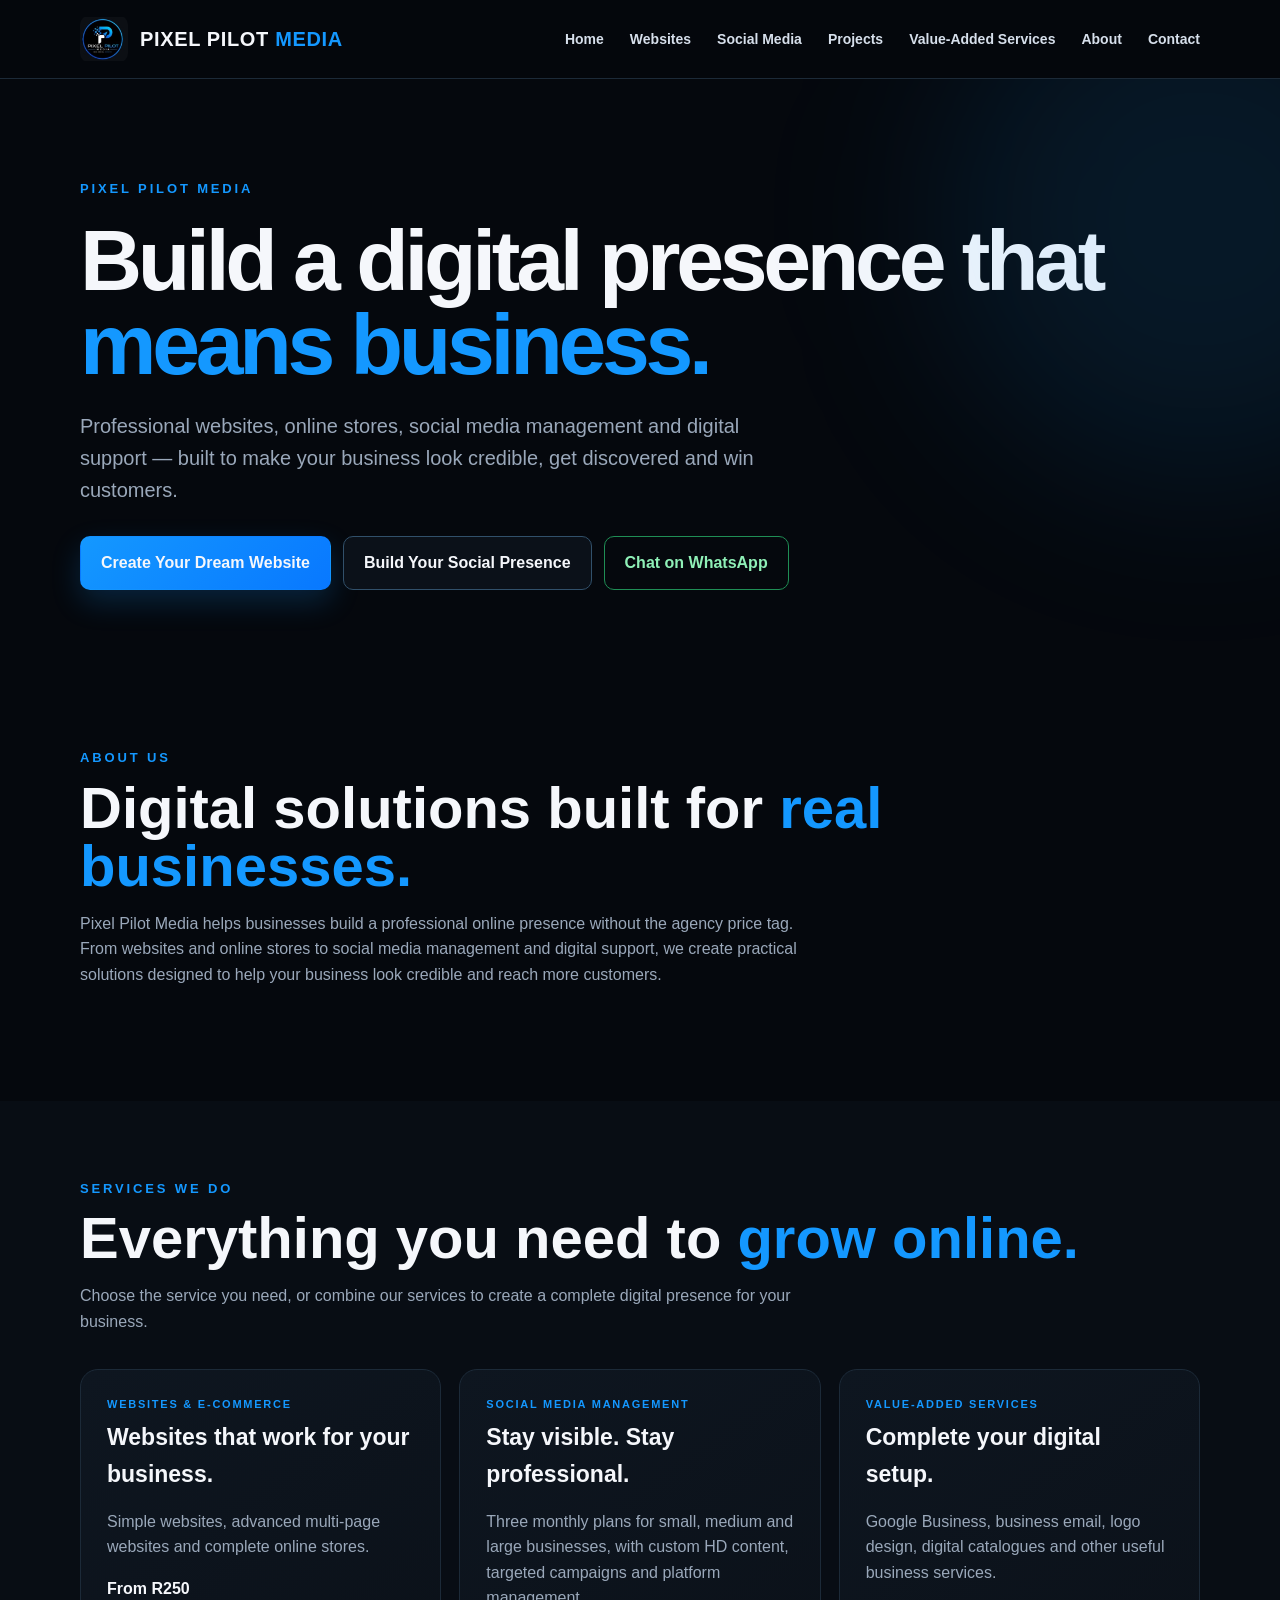
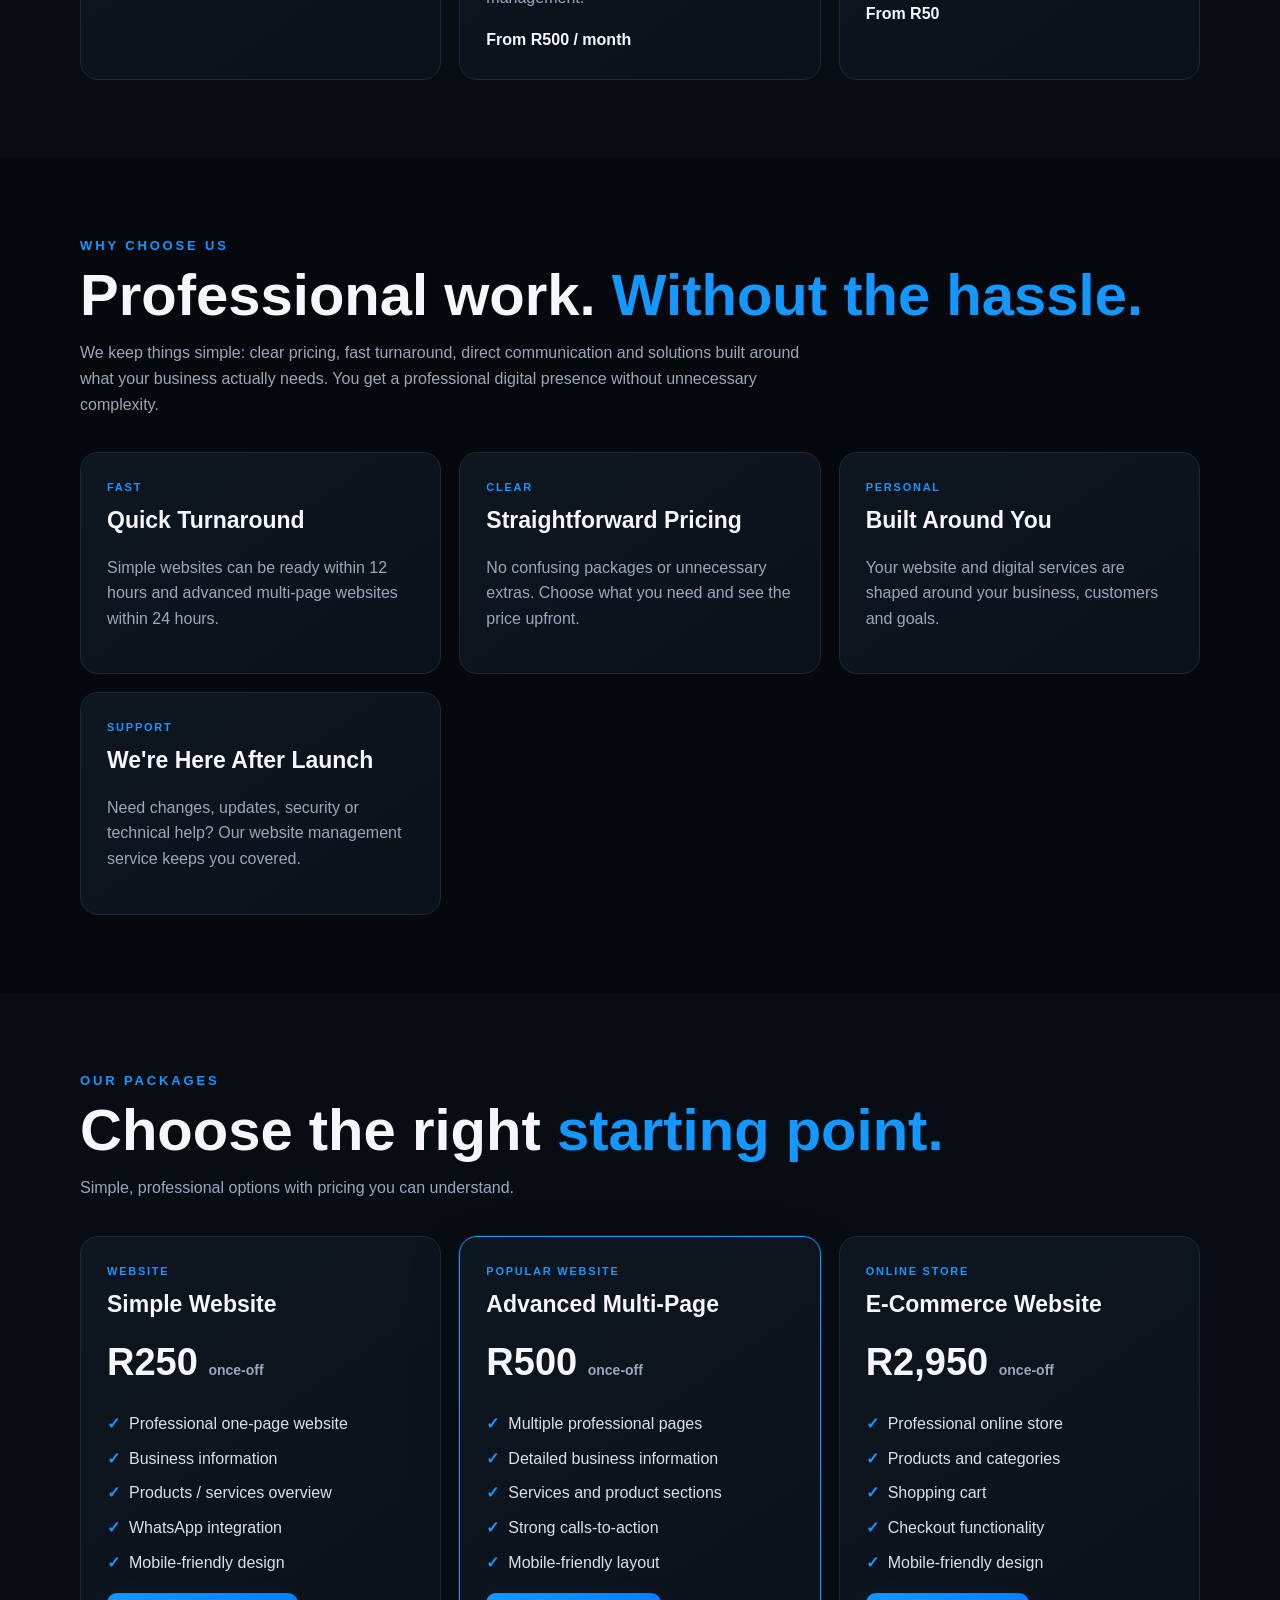
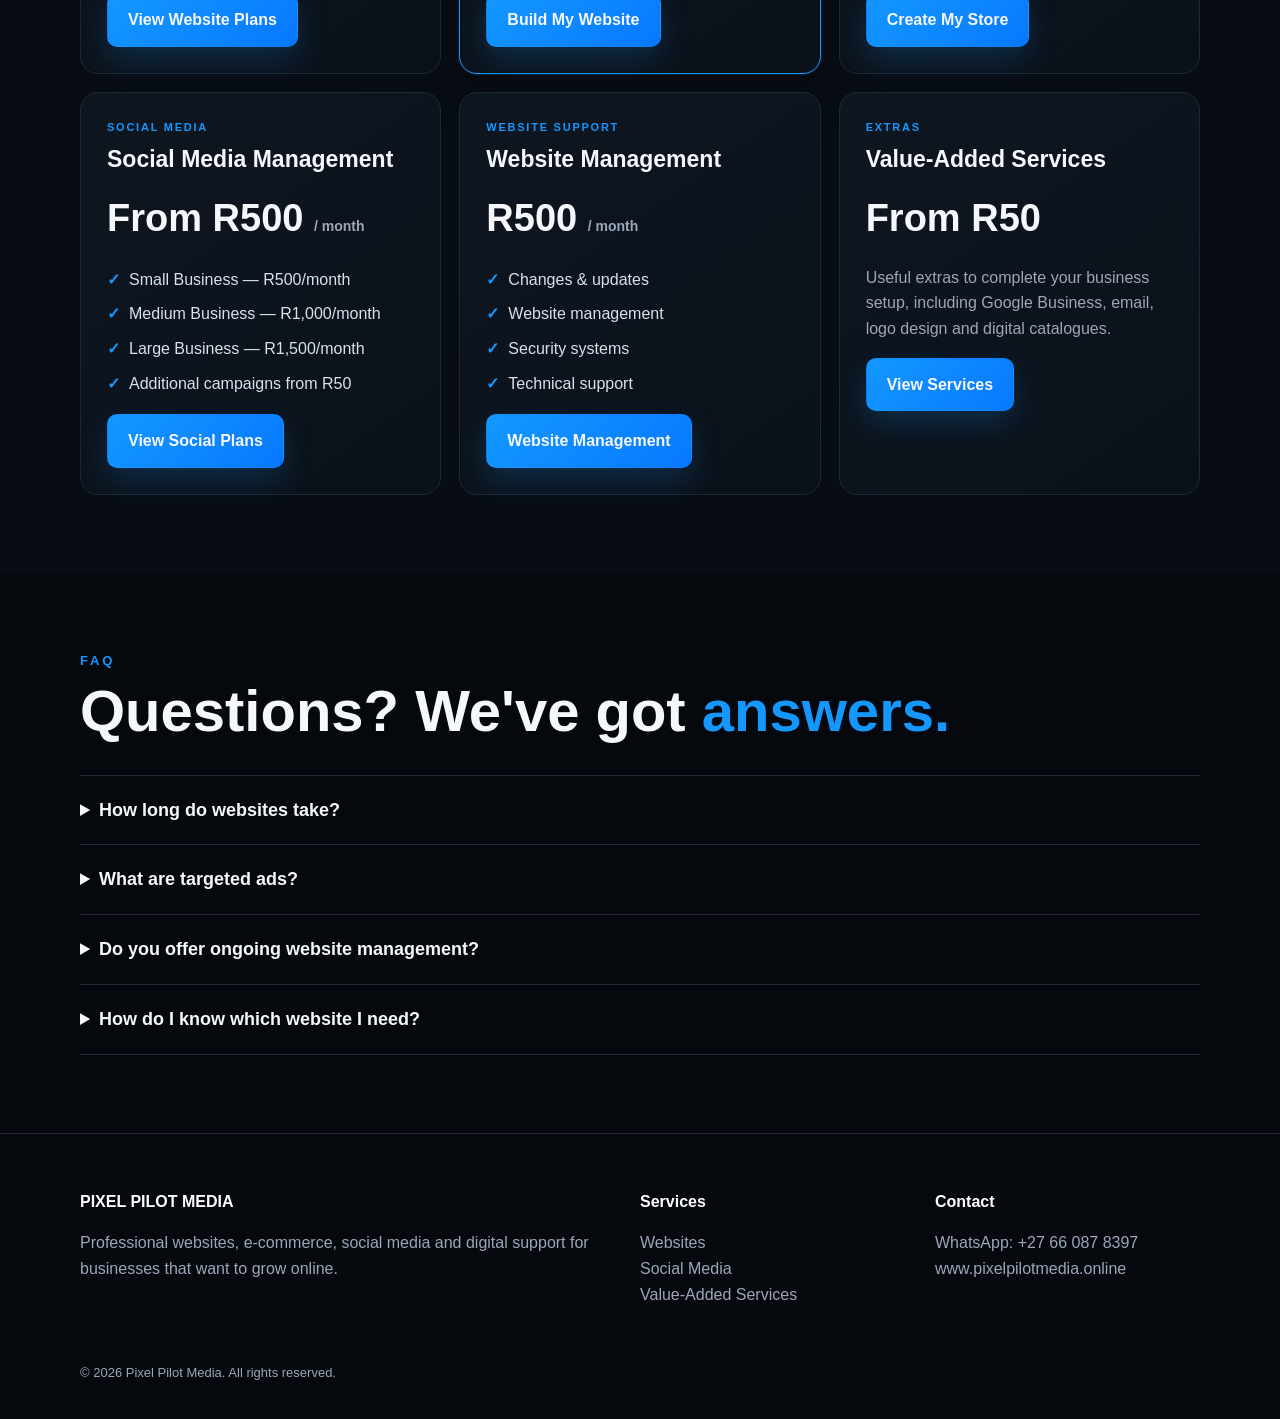
<file: index.html>
<!doctype html><html lang="en"><head><meta charset="utf-8"><meta name="viewport" content="width=device-width,initial-scale=1"><title>Home | Pixel Pilot Media</title><link rel="stylesheet" href="style.css"></head><body>
<header>
  <div class="container nav">
    <a class="brand" href="index.html"><img src="logo.png" alt="Pixel Pilot Media"><span>PIXEL PILOT <b>MEDIA</b></span></a>
    <nav class="navlinks">
      <a href="index.html">Home</a><a href="websites.html">Websites</a><a href="social.html">Social Media</a>
      <a href="projects.html">Projects</a><a href="value-added.html">Value-Added Services</a><a href="about.html">About</a><a href="contact.html">Contact</a>
    </nav>
    <button class="menu" aria-label="Open menu">☰</button>
  </div>
  <div class="container mobile-nav">
    <a href="index.html">Home</a><a href="websites.html">Websites & E-Commerce</a><a href="social.html">Social Media Management</a>
    <a href="projects.html">Projects</a><a href="value-added.html">Value-Added Services</a><a href="about.html">About</a><a href="contact.html">Contact</a>
  </div>
</header>
<main>
<section class="hero"><div class="container">
<div class="eyebrow">Pixel Pilot Media</div>
<h1>Build a digital presence that <span>means business.</span></h1>
<p class="lead">Professional websites, online stores, social media management and digital support — built to make your business look credible, get discovered and win customers.</p>
<div class="actions"><a class="btn primary" style="min-height:52px;min-width:220px" href="websites.html" role="button">Create Your Dream Website</a><a class="btn secondary" style="min-height:52px;min-width:220px" href="social.html" role="button">Build Your Social Presence</a><a class="btn whatsapp" href="https://wa.me/27660878397">Chat on WhatsApp</a></div>
</div></section>


<section><div class="container"><div class="section-head">
<div class="eyebrow">About Us</div>
<h2>Digital solutions built for <span>real businesses.</span></h2>
<p>Pixel Pilot Media helps businesses build a professional online presence without the agency price tag. From websites and online stores to social media management and digital support, we create practical solutions designed to help your business look credible and reach more customers.</p>
</div></div></section>

<section style="background:#080d14"><div class="container"><div class="section-head">
<div class="eyebrow">Services We Do</div>
<h2>Everything you need to <span>grow online.</span></h2>
<p>Choose the service you need, or combine our services to create a complete digital presence for your business.</p>
</div>
<div class="grid">
<a class="card" href="websites.html"><div class="tag">Websites & E-Commerce</div><h3>Websites that work for your business.</h3><p>Simple websites, advanced multi-page websites and complete online stores.</p><strong>From R250</strong></a>
<a class="card" href="social.html"><div class="tag">Social Media Management</div><h3>Stay visible. Stay professional.</h3><p>Three monthly plans for small, medium and large businesses, with custom HD content, targeted campaigns and platform management.</p><strong>From R500 / month</strong></a>
<a class="card" href="value-added.html"><div class="tag">Value-Added Services</div><h3>Complete your digital setup.</h3><p>Google Business, business email, logo design, digital catalogues and other useful business services.</p><strong>From R50</strong></a>
</div></div></section>

<section><div class="container"><div class="section-head">
<div class="eyebrow">Why Choose Us</div>
<h2>Professional work. <span>Without the hassle.</span></h2>
<p>We keep things simple: clear pricing, fast turnaround, direct communication and solutions built around what your business actually needs. You get a professional digital presence without unnecessary complexity.</p>
</div>
<div class="grid">
<div class="card"><div class="tag">Fast</div><h3>Quick Turnaround</h3><p>Simple websites can be ready within 12 hours and advanced multi-page websites within 24 hours.</p></div>
<div class="card"><div class="tag">Clear</div><h3>Straightforward Pricing</h3><p>No confusing packages or unnecessary extras. Choose what you need and see the price upfront.</p></div>
<div class="card"><div class="tag">Personal</div><h3>Built Around You</h3><p>Your website and digital services are shaped around your business, customers and goals.</p></div>
<div class="card"><div class="tag">Support</div><h3>We're Here After Launch</h3><p>Need changes, updates, security or technical help? Our website management service keeps you covered.</p></div>
</div></div></section>

<section style="background:#080d14"><div class="container"><div class="section-head">
<div class="eyebrow">Our Packages</div>
<h2>Choose the right <span>starting point.</span></h2>
<p>Simple, professional options with pricing you can understand.</p>
</div>
<div class="grid">
<div class="card"><div class="tag">Website</div><h3>Simple Website</h3><div class="price">R250 <small>once-off</small></div><ul class="list"><li>Professional one-page website</li><li>Business information</li><li>Products / services overview</li><li>WhatsApp integration</li><li>Mobile-friendly design</li></ul><a class="btn primary" href="websites.html#simple">View Website Plans</a></div>
<div class="card featured"><div class="tag">Popular Website</div><h3>Advanced Multi-Page</h3><div class="price">R500 <small>once-off</small></div><ul class="list"><li>Multiple professional pages</li><li>Detailed business information</li><li>Services and product sections</li><li>Strong calls-to-action</li><li>Mobile-friendly layout</li></ul><a class="btn primary" href="websites.html#advanced">Build My Website</a></div>
<div class="card"><div class="tag">Online Store</div><h3>E-Commerce Website</h3><div class="price">R2,950 <small>once-off</small></div><ul class="list"><li>Professional online store</li><li>Products and categories</li><li>Shopping cart</li><li>Checkout functionality</li><li>Mobile-friendly design</li></ul><a class="btn primary" href="websites.html#ecommerce">Create My Store</a></div>
<div class="card"><div class="tag">Social Media</div><h3>Social Media Management</h3><div class="price">From R500 <small>/ month</small></div><ul class="list"><li>Small Business — R500/month</li><li>Medium Business — R1,000/month</li><li>Large Business — R1,500/month</li><li>Additional campaigns from R50</li></ul><a class="btn primary" href="social.html#plans">View Social Plans</a></div>
<div class="card"><div class="tag">Website Support</div><h3>Website Management</h3><div class="price">R500 <small>/ month</small></div><ul class="list"><li>Changes & updates</li><li>Website management</li><li>Security systems</li><li>Technical support</li></ul><a class="btn primary" href="websites.html#management">Website Management</a></div>
<div class="card"><div class="tag">Extras</div><h3>Value-Added Services</h3><div class="price">From R50</div><p>Useful extras to complete your business setup, including Google Business, email, logo design and digital catalogues.</p><a class="btn primary" href="value-added.html">View Services</a></div>
</div></div></section>

<section><div class="container"><div class="section-head"><div class="eyebrow">FAQ</div><h2>Questions? We've got <span>answers.</span></h2></div><div class="faq">
<details><summary>How long do websites take?</summary><p>E-commerce stores generally take 7–14 days. Urgent e-commerce projects can be completed in 5 days where the project requirements allow it. Advanced websites take around 24 hours, while simple websites can be completed in around 12 hours.</p></details>
<details><summary>What are targeted ads?</summary><p>Targeted ads are online advertisements shown to people who are more likely to be interested in your product or service. Instead of showing your advert to everyone, we help focus your advertising on the right audience based on factors such as location, interests and behaviour.</p></details>
<details><summary>Do you offer ongoing website management?</summary><p>Yes. Website Management is R500/month and includes changes, updates, management, security systems and technical support.</p></details>
<details><summary>How do I know which website I need?</summary><p>Visit our Websites page to use the website chooser. It will ask a few questions and recommend the most suitable option for your business.</p></details>
</div></div></section>
</main>
<footer><div class="container footer-grid">
<div><div class="footer-title">PIXEL PILOT MEDIA</div><p>Professional websites, e-commerce, social media and digital support for businesses that want to grow online.</p></div>
<div><div class="footer-title">Services</div><p><a href="websites.html">Websites</a><br><a href="social.html">Social Media</a><br><a href="value-added.html">Value-Added Services</a></p></div>
<div><div class="footer-title">Contact</div><p>WhatsApp: +27 66 087 8397<br>www.pixelpilotmedia.online</p></div>
</div><div class="container copyright">© 2026 Pixel Pilot Media. All rights reserved.</div></footer>
<script src="script.js"></script></body></html>
</file>
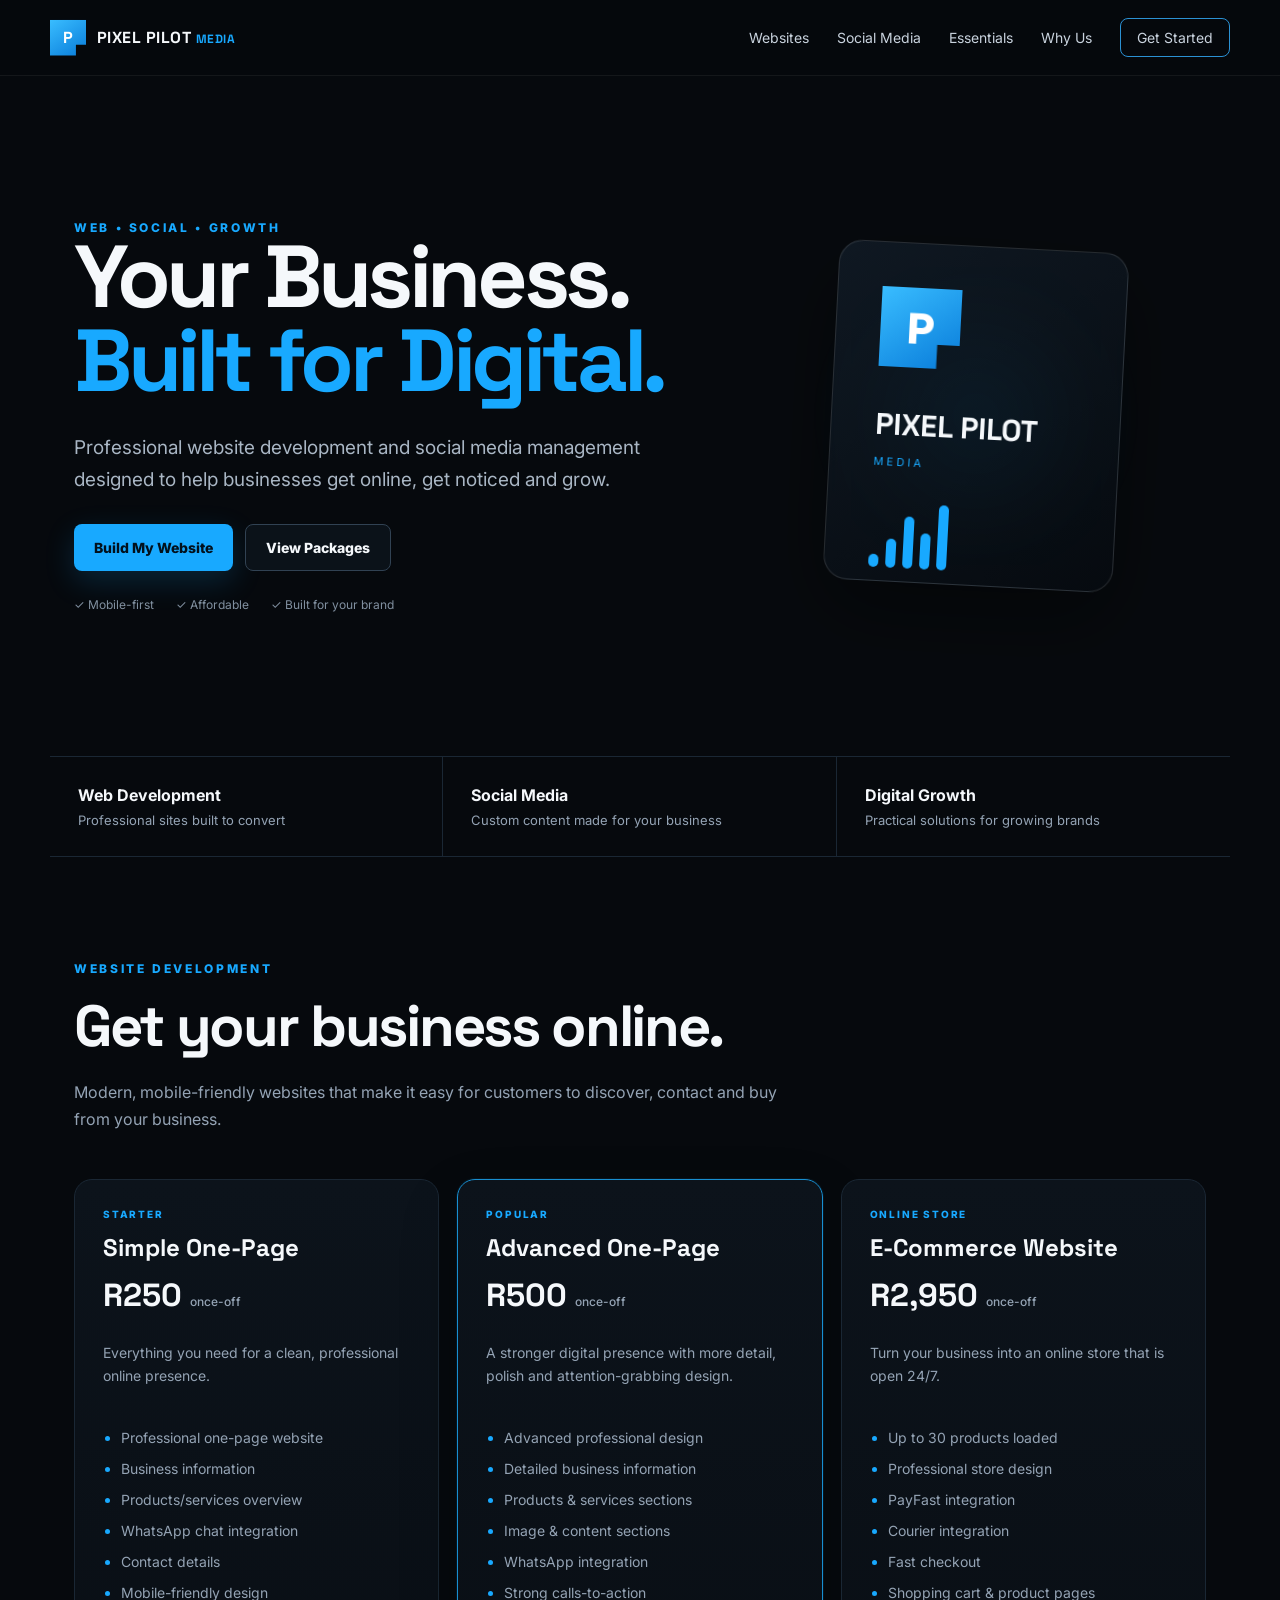
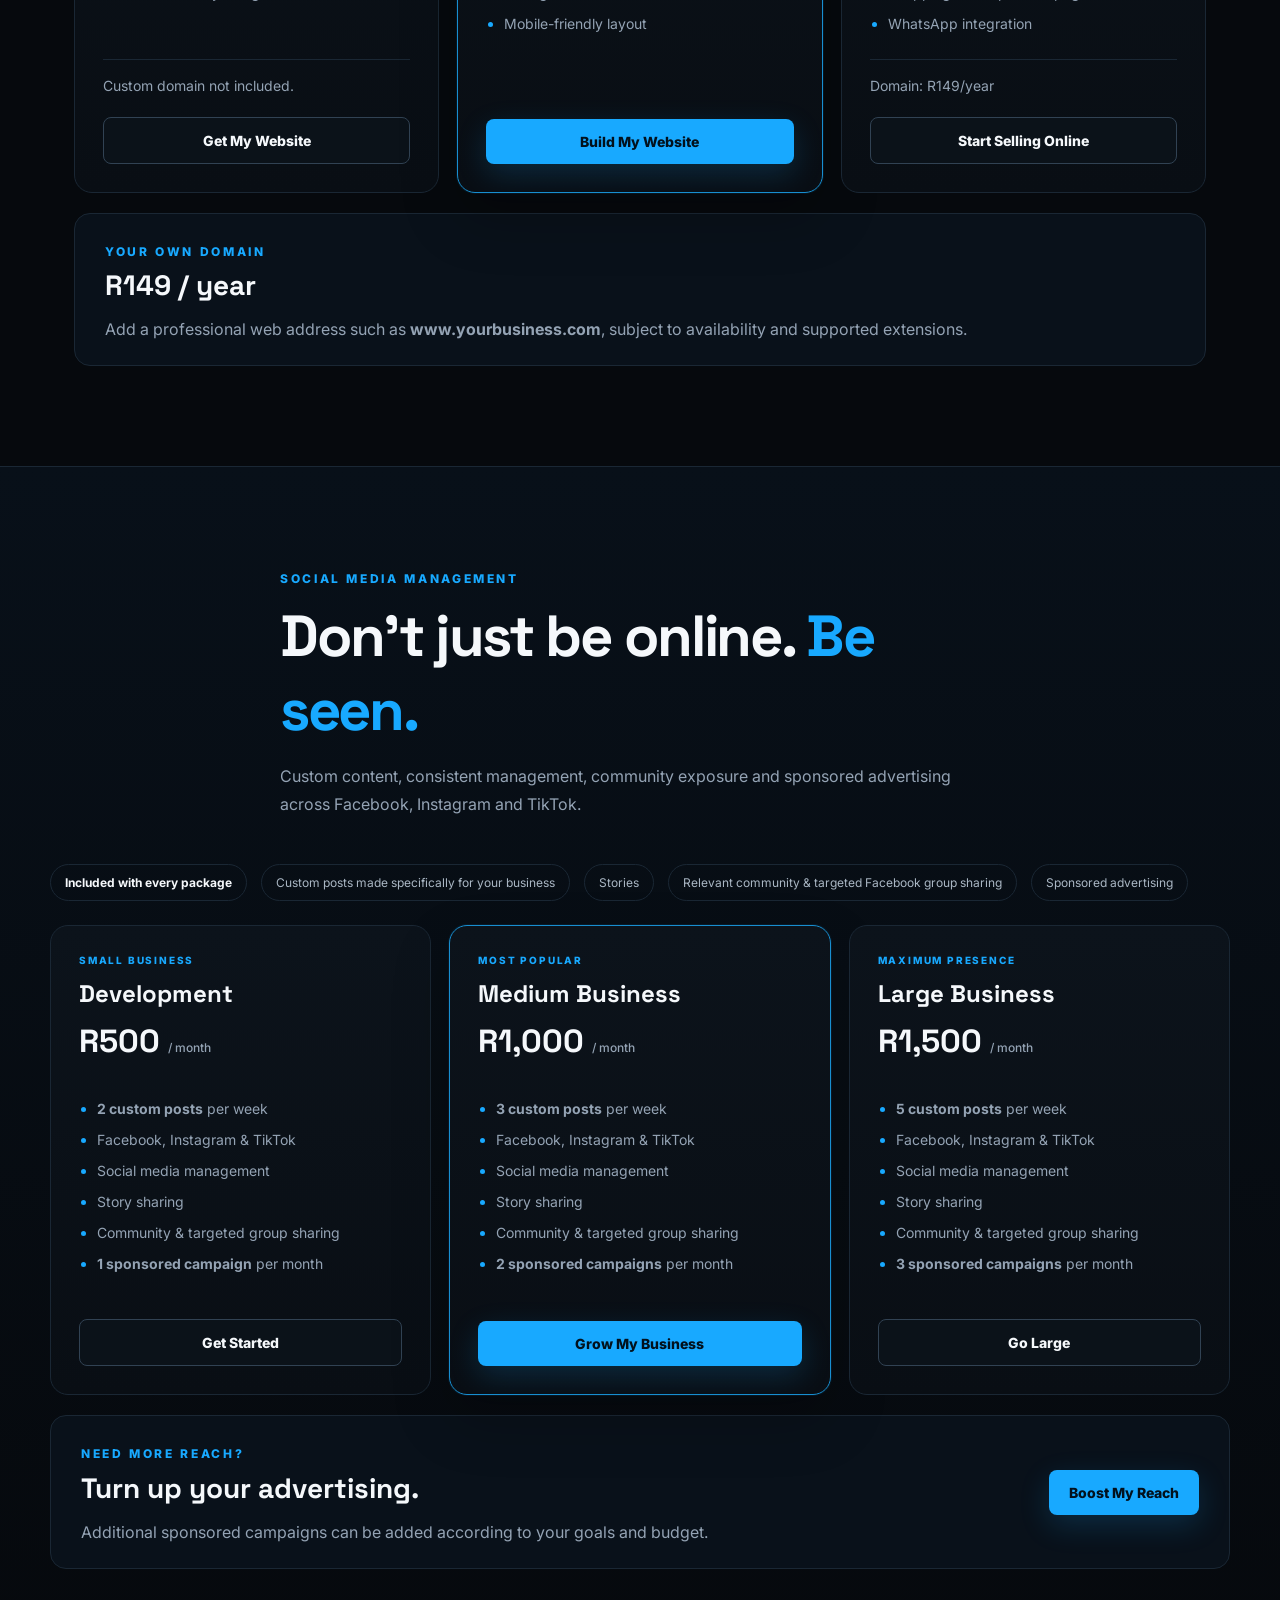
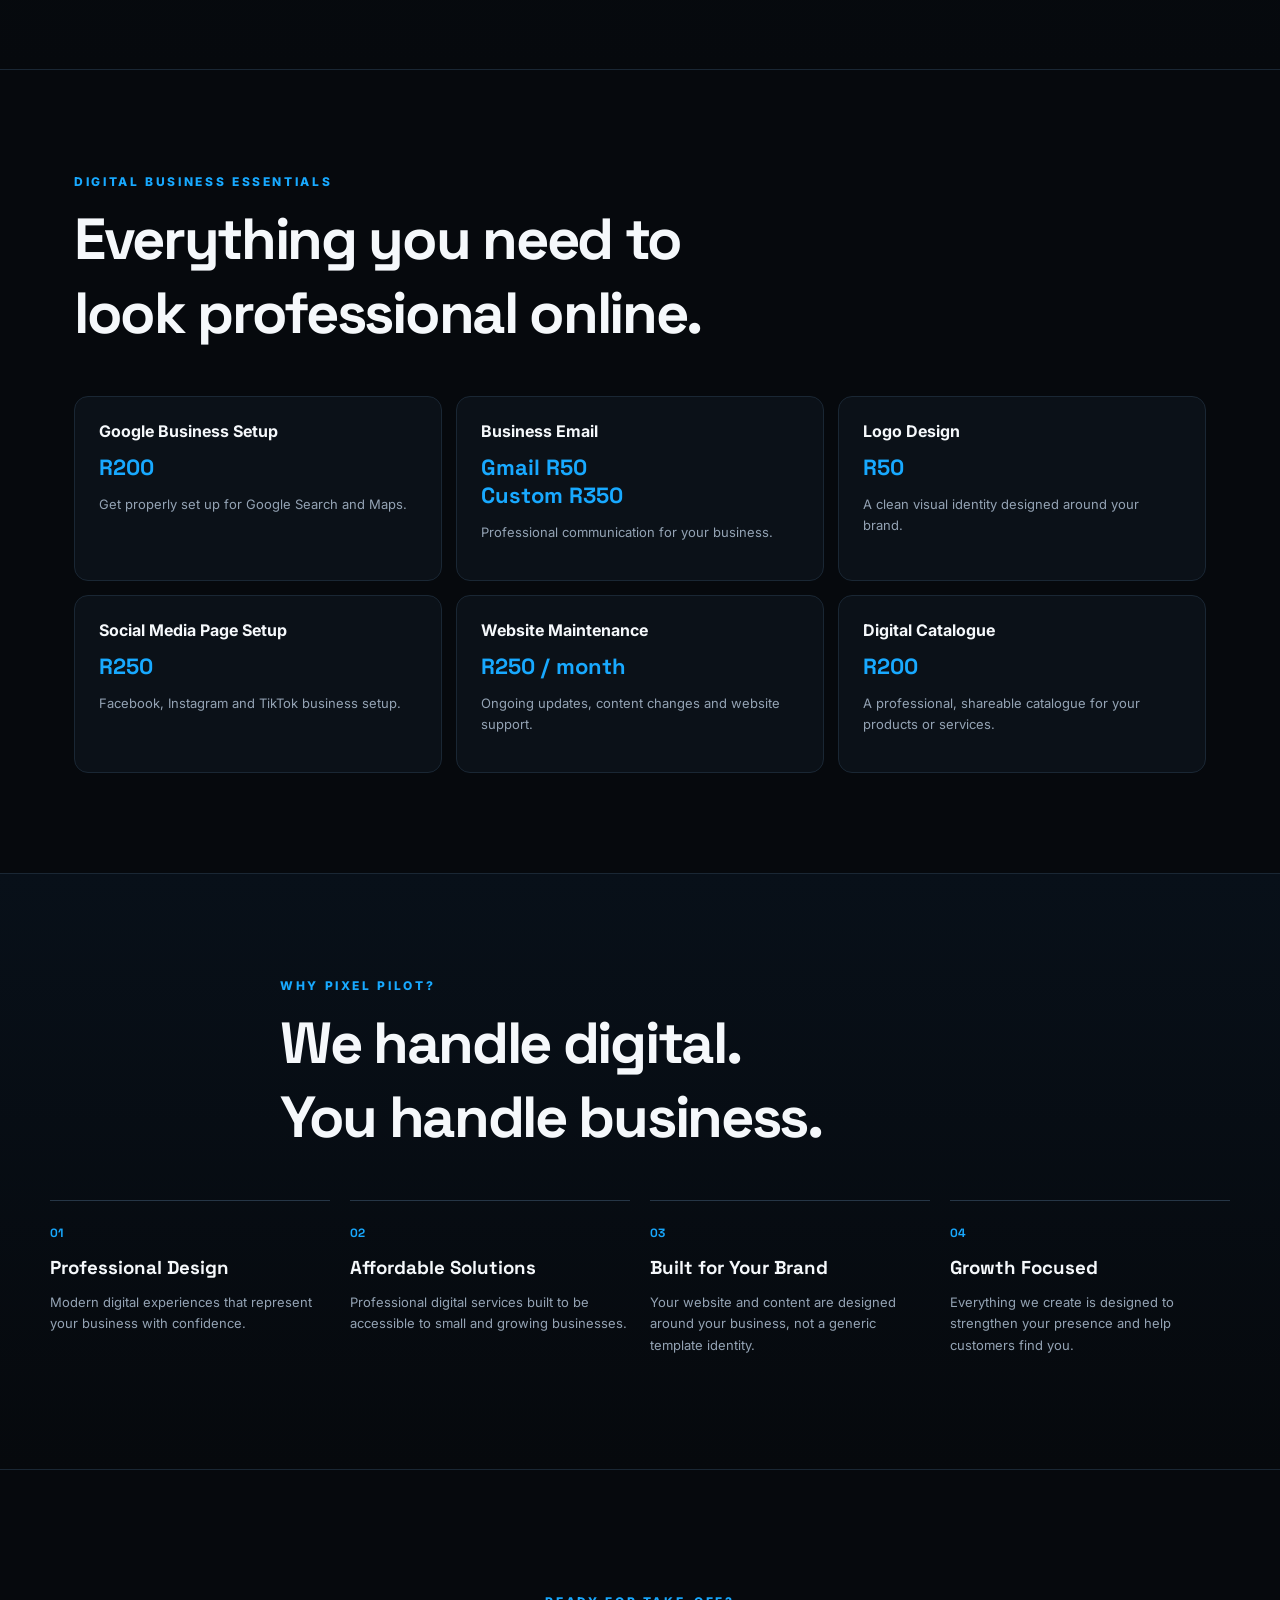
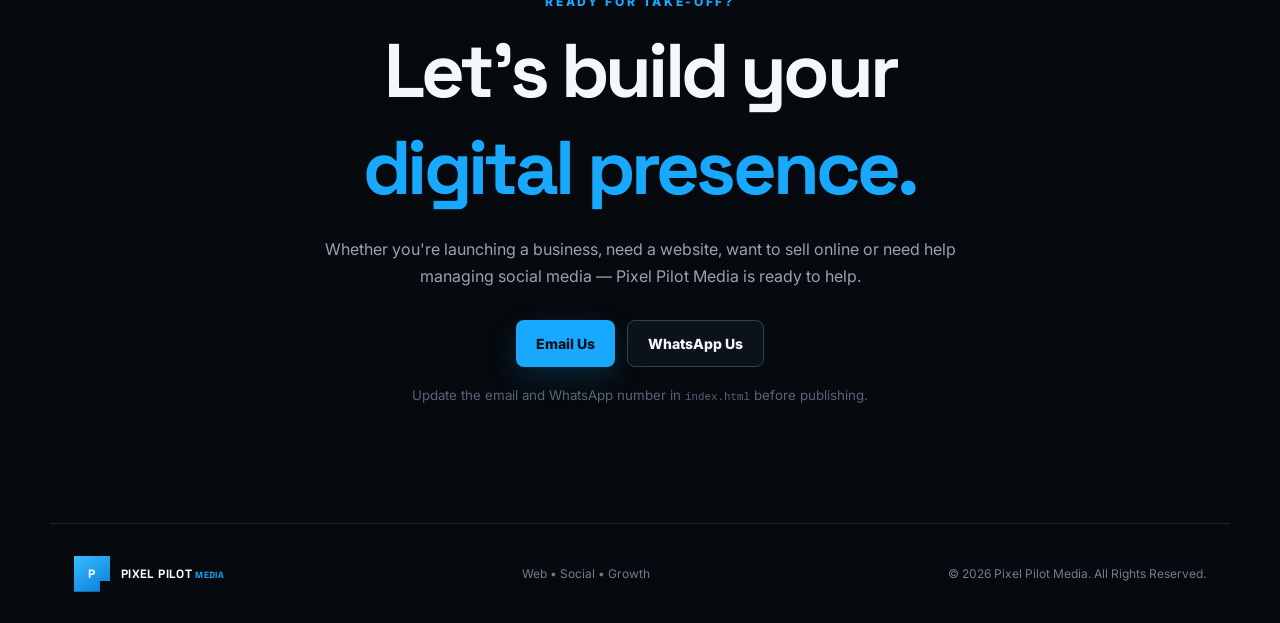
<file: Index.html>
<!doctype html><html lang='en'><head><meta charset='utf-8'><meta name='viewport' content='width=device-width,initial-scale=1'><meta name='description' content='Pixel Pilot Media — professional websites and social media management for growing businesses.'><title>Pixel Pilot Media | Web • Social • Growth</title><style>
@import url('https://fonts.googleapis.com/css2?family=Inter:wght@400;500;600;700;800&family=Space+Grotesk:wght@500;600;700&display=swap');
:root{--bg:#06090d;--panel:#0b1118;--panel2:#0e1620;--text:#f5f8fb;--muted:#94a3b4;--blue:#18a9ff;--line:#1a2734;--max:1180px}*{box-sizing:border-box}html{scroll-behavior:smooth}body{margin:0;background:var(--bg);color:var(--text);font-family:Inter,Arial,sans-serif}a{color:inherit;text-decoration:none}.nav{height:76px;position:sticky;top:0;z-index:50;display:flex;align-items:center;justify-content:space-between;padding:0 max(24px,calc((100vw - var(--max))/2));background:rgba(6,9,13,.88);backdrop-filter:blur(16px);border-bottom:1px solid rgba(255,255,255,.06)}.brand{display:flex;align-items:center;gap:11px;font-family:'Space Grotesk';font-weight:700;letter-spacing:.03em}.brand b{color:var(--blue);font-size:.75em}.mark,.mini-logo{display:grid;place-items:center;background:linear-gradient(145deg,#39bdff,#087bd9);color:white;font-weight:800;clip-path:polygon(0 0,100% 0,100% 70%,72% 70%,72% 100%,0 100%);box-shadow:0 0 35px rgba(24,169,255,.25)}.mark{width:36px;height:36px}.nav nav{display:flex;align-items:center;gap:28px;color:#c9d3de;font-size:14px}.nav nav a:hover{color:white}.nav-cta{border:1px solid #2b91d3;padding:10px 16px;border-radius:8px}.menu{display:none;background:none;border:0;color:white;font-size:24px}.hero{max-width:var(--max);min-height:680px;margin:auto;padding:90px 24px;display:grid;grid-template-columns:1.15fr .85fr;align-items:center;gap:50px}.eyebrow,.section-head>span,.contact>span,.boost span,.domain span{font-size:12px;letter-spacing:.22em;font-weight:800;color:var(--blue)}h1,h2,h3{font-family:'Space Grotesk',sans-serif;margin:0}h1{font-size:clamp(52px,7vw,88px);line-height:.96;letter-spacing:-.05em}h1 span,h2 em,.contact em{color:var(--blue);font-style:normal}.hero-copy>p{max-width:660px;font-size:19px;line-height:1.7;color:#a9b6c4;margin:28px 0}.actions{display:flex;gap:12px;flex-wrap:wrap}.btn{display:inline-flex;align-items:center;justify-content:center;padding:14px 20px;border-radius:8px;font-weight:800;font-size:14px;transition:.2s}.btn:hover{transform:translateY(-2px)}.primary{background:var(--blue);color:#02111d;box-shadow:0 10px 30px rgba(24,169,255,.18)}.secondary{border:1px solid #314253;background:#0b1219}.full{width:100%;margin-top:20px}.trust{display:flex;gap:22px;flex-wrap:wrap;color:#8190a0;font-size:12px;margin-top:26px}.hero-art{height:440px;position:relative;display:grid;place-items:center}.orb{position:absolute;width:330px;height:330px;border-radius:50%;background:radial-gradient(circle,rgba(24,169,255,.28),rgba(24,169,255,.04) 50%,transparent 70%);filter:blur(4px)}.glass{width:290px;height:340px;border:1px solid rgba(255,255,255,.13);background:linear-gradient(145deg,rgba(16,27,38,.82),rgba(5,10,15,.82));backdrop-filter:blur(12px);border-radius:24px;padding:44px;box-shadow:0 30px 80px rgba(0,0,0,.45);transform:rotate(3deg)}.mini-logo{width:80px;height:80px;font-size:42px}.glass h3{font-size:30px;margin-top:38px}.glass p{color:var(--blue);letter-spacing:.28em;font-size:11px}.signal{display:flex;align-items:end;gap:7px;height:65px;margin-top:34px}.signal i{width:10px;background:var(--blue);border-radius:8px;animation:pulse 1.5s ease-in-out infinite alternate}.signal i:nth-child(1){height:20%}.signal i:nth-child(2){height:45%;animation-delay:.2s}.signal i:nth-child(3){height:80%;animation-delay:.4s}.signal i:nth-child(4){height:55%;animation-delay:.6s}.signal i:nth-child(5){height:100%;animation-delay:.8s}@keyframes pulse{to{opacity:.35;transform:scaleY(.75)}}.strip{border-top:1px solid var(--line);border-bottom:1px solid var(--line);display:grid;grid-template-columns:repeat(3,1fr);max-width:var(--max);margin:auto}.strip div{padding:28px;border-right:1px solid var(--line)}.strip div:last-child{border:0}.strip strong,.strip span{display:block}.strip span{color:var(--muted);font-size:13px;margin-top:7px}.section{padding:100px 24px;max-width:var(--max);margin:auto}.alt{max-width:none;background:linear-gradient(180deg,#081019,#06090d);border-top:1px solid var(--line);border-bottom:1px solid var(--line)}.alt>*{max-width:var(--max);margin-left:auto;margin-right:auto}.section-head{max-width:720px;margin-bottom:46px}.section-head h2{font-size:clamp(36px,5vw,58px);letter-spacing:-.04em;margin:12px 0}.section-head p{color:var(--muted);line-height:1.7}.cards{display:grid;gap:18px}.three{grid-template-columns:repeat(3,1fr)}.card{background:linear-gradient(180deg,#0c131b,#090e14);border:1px solid var(--line);border-radius:18px;padding:28px;display:flex;flex-direction:column}.card.featured{border-color:#188ed0;box-shadow:0 0 0 1px rgba(24,169,255,.08),0 25px 60px rgba(0,0,0,.2)}.tag{font-size:10px;letter-spacing:.18em;color:var(--blue);font-weight:800}.card h3{font-size:24px;margin:12px 0}.price{font:700 32px 'Space Grotesk';margin-bottom:12px}.price small{font:500 12px Inter;color:var(--muted)}.card>p,.card li,.note{color:var(--muted);font-size:14px;line-height:1.65}.card ul{padding-left:18px;flex:1}.card li{margin:8px 0}.card li::marker{color:var(--blue)}.note{border-top:1px solid var(--line);padding-top:14px}.domain,.boost{margin-top:20px;padding:26px 30px;border:1px solid var(--line);border-radius:16px;background:#09111a}.domain strong{display:block;font:700 28px 'Space Grotesk';margin:7px 0}.domain p,.boost p{color:var(--muted);margin-bottom:0}.included{display:flex;gap:14px;flex-wrap:wrap;margin-bottom:24px}.included b,.included span{border:1px solid var(--line);border-radius:999px;padding:10px 14px;font-size:12px}.included span{color:#aab7c4}.boost{display:flex;justify-content:space-between;align-items:center;gap:24px}.boost h3{font-size:28px;margin-top:8px}.service-grid{display:grid;grid-template-columns:repeat(3,1fr);gap:14px}.service-grid>div{border:1px solid var(--line);background:var(--panel);padding:24px;border-radius:14px}.service-grid b,.service-grid strong{display:block}.service-grid strong{font:700 22px 'Space Grotesk';color:var(--blue);margin:12px 0}.service-grid p{color:var(--muted);font-size:13px;line-height:1.6}.why-grid{display:grid;grid-template-columns:repeat(4,1fr);gap:20px}.why-grid>div{padding-top:20px;border-top:1px solid #263646}.why-grid span{color:var(--blue);font:700 12px 'Space Grotesk'}.why-grid h3{margin:15px 0 8px}.why-grid p{color:var(--muted);font-size:13px;line-height:1.65}.contact{text-align:center;padding:120px 24px;max-width:900px;margin:auto}.contact h2{font-size:clamp(46px,7vw,76px);letter-spacing:-.05em;margin:12px 0 20px}.contact>p{max-width:650px;margin:0 auto 30px;color:var(--muted);line-height:1.7}.contact .actions{justify-content:center}.contact small{display:block;color:#566576;margin-top:20px}footer{border-top:1px solid var(--line);max-width:var(--max);margin:auto;padding:30px 24px;display:flex;justify-content:space-between;align-items:center;color:#6f7e8e;font-size:12px}footer .brand{color:white}@media(max-width:850px){.nav nav{display:none;position:absolute;top:76px;left:0;right:0;background:#070b10;padding:24px;flex-direction:column;border-bottom:1px solid var(--line)}.nav nav.open{display:flex}.menu{display:block}.hero{grid-template-columns:1fr;min-height:auto;padding-top:70px}.hero-art{height:340px}.glass{transform:none;width:260px;height:300px}.strip,.three,.service-grid,.why-grid{grid-template-columns:1fr}.strip div{border-right:0;border-bottom:1px solid var(--line)}.boost{align-items:flex-start;flex-direction:column}footer{flex-direction:column;gap:14px;text-align:center}}@media(max-width:480px){.hero{padding-left:18px;padding-right:18px}h1{font-size:50px}.section{padding:76px 18px}.card{padding:22px}.hero-art{display:none}.trust{gap:10px}.actions .btn{width:100%}}

</style></head><body>
<header class='nav'><a class='brand' href='#home'><span class='mark'>P</span><span>PIXEL PILOT <b>MEDIA</b></span></a><button class='menu' aria-label='Toggle menu'>☰</button><nav><a href='#websites'>Websites</a><a href='#social'>Social Media</a><a href='#essentials'>Essentials</a><a href='#why'>Why Us</a><a class='nav-cta' href='#contact'>Get Started</a></nav></header>
<main>
<section id='home' class='hero'><div class='hero-copy'><div class='eyebrow'>WEB • SOCIAL • GROWTH</div><h1>Your Business.<br><span>Built for Digital.</span></h1><p>Professional website development and social media management designed to help businesses get online, get noticed and grow.</p><div class='actions'><a class='btn primary' href='#websites'>Build My Website</a><a class='btn secondary' href='#social'>View Packages</a></div><div class='trust'><span>✓ Mobile-first</span><span>✓ Affordable</span><span>✓ Built for your brand</span></div></div><div class='hero-art'><div class='orb'></div><div class='glass'><div class='mini-logo'>P</div><h3>PIXEL PILOT</h3><p>MEDIA</p><div class='signal'><i></i><i></i><i></i><i></i><i></i></div></div></div></section>
<section class='strip'><div><strong>Web Development</strong><span>Professional sites built to convert</span></div><div><strong>Social Media</strong><span>Custom content made for your business</span></div><div><strong>Digital Growth</strong><span>Practical solutions for growing brands</span></div></section>
<section id='websites' class='section'><div class='section-head'><span>WEBSITE DEVELOPMENT</span><h2>Get your business online.</h2><p>Modern, mobile-friendly websites that make it easy for customers to discover, contact and buy from your business.</p></div><div class='cards three'>
<article class='card'><div class='tag'>STARTER</div><h3>Simple One-Page</h3><div class='price'>R250 <small>once-off</small></div><p>Everything you need for a clean, professional online presence.</p><ul><li>Professional one-page website</li><li>Business information</li><li>Products/services overview</li><li>WhatsApp chat integration</li><li>Contact details</li><li>Mobile-friendly design</li></ul><div class='note'>Custom domain not included.</div><a class='btn secondary full' href='#contact'>Get My Website</a></article>
<article class='card featured'><div class='tag'>POPULAR</div><h3>Advanced One-Page</h3><div class='price'>R500 <small>once-off</small></div><p>A stronger digital presence with more detail, polish and attention-grabbing design.</p><ul><li>Advanced professional design</li><li>Detailed business information</li><li>Products & services sections</li><li>Image & content sections</li><li>WhatsApp integration</li><li>Strong calls-to-action</li><li>Mobile-friendly layout</li></ul><a class='btn primary full' href='#contact'>Build My Website</a></article>
<article class='card'><div class='tag'>ONLINE STORE</div><h3>E-Commerce Website</h3><div class='price'>R2,950 <small>once-off</small></div><p>Turn your business into an online store that is open 24/7.</p><ul><li>Up to 30 products loaded</li><li>Professional store design</li><li>PayFast integration</li><li>Courier integration</li><li>Fast checkout</li><li>Shopping cart & product pages</li><li>WhatsApp integration</li></ul><div class='note'>Domain: R149/year</div><a class='btn secondary full' href='#contact'>Start Selling Online</a></article></div><div class='domain'><span>YOUR OWN DOMAIN</span><strong>R149 / year</strong><p>Add a professional web address such as <b>www.yourbusiness.com</b>, subject to availability and supported extensions.</p></div></section>
<section id='social' class='section alt'><div class='section-head'><span>SOCIAL MEDIA MANAGEMENT</span><h2>Don't just be online. <em>Be seen.</em></h2><p>Custom content, consistent management, community exposure and sponsored advertising across Facebook, Instagram and TikTok.</p></div><div class='included'><b>Included with every package</b><span>Custom posts made specifically for your business</span><span>Stories</span><span>Relevant community & targeted Facebook group sharing</span><span>Sponsored advertising</span></div><div class='cards three'>
<article class='card'><div class='tag'>SMALL BUSINESS</div><h3>Development</h3><div class='price'>R500 <small>/ month</small></div><ul><li><b>2 custom posts</b> per week</li><li>Facebook, Instagram & TikTok</li><li>Social media management</li><li>Story sharing</li><li>Community & targeted group sharing</li><li><b>1 sponsored campaign</b> per month</li></ul><a class='btn secondary full' href='#contact'>Get Started</a></article>
<article class='card featured'><div class='tag'>MOST POPULAR</div><h3>Medium Business</h3><div class='price'>R1,000 <small>/ month</small></div><ul><li><b>3 custom posts</b> per week</li><li>Facebook, Instagram & TikTok</li><li>Social media management</li><li>Story sharing</li><li>Community & targeted group sharing</li><li><b>2 sponsored campaigns</b> per month</li></ul><a class='btn primary full' href='#contact'>Grow My Business</a></article>
<article class='card'><div class='tag'>MAXIMUM PRESENCE</div><h3>Large Business</h3><div class='price'>R1,500 <small>/ month</small></div><ul><li><b>5 custom posts</b> per week</li><li>Facebook, Instagram & TikTok</li><li>Social media management</li><li>Story sharing</li><li>Community & targeted group sharing</li><li><b>3 sponsored campaigns</b> per month</li></ul><a class='btn secondary full' href='#contact'>Go Large</a></article></div><div class='boost'><div><span>NEED MORE REACH?</span><h3>Turn up your advertising.</h3><p>Additional sponsored campaigns can be added according to your goals and budget.</p></div><a class='btn primary' href='#contact'>Boost My Reach</a></div></section>
<section id='essentials' class='section'><div class='section-head'><span>DIGITAL BUSINESS ESSENTIALS</span><h2>Everything you need to look professional online.</h2></div><div class='service-grid'><div><b>Google Business Setup</b><strong>R200</strong><p>Get properly set up for Google Search and Maps.</p></div><div><b>Business Email</b><strong>Gmail R50<br>Custom R350</strong><p>Professional communication for your business.</p></div><div><b>Logo Design</b><strong>R50</strong><p>A clean visual identity designed around your brand.</p></div><div><b>Social Media Page Setup</b><strong>R250</strong><p>Facebook, Instagram and TikTok business setup.</p></div><div><b>Website Maintenance</b><strong>R250 / month</strong><p>Ongoing updates, content changes and website support.</p></div><div><b>Digital Catalogue</b><strong>R200</strong><p>A professional, shareable catalogue for your products or services.</p></div></div></section>
<section id='why' class='section alt why'><div class='section-head'><span>WHY PIXEL PILOT?</span><h2>We handle digital.<br>You handle business.</h2></div><div class='why-grid'><div><span>01</span><h3>Professional Design</h3><p>Modern digital experiences that represent your business with confidence.</p></div><div><span>02</span><h3>Affordable Solutions</h3><p>Professional digital services built to be accessible to small and growing businesses.</p></div><div><span>03</span><h3>Built for Your Brand</h3><p>Your website and content are designed around your business, not a generic template identity.</p></div><div><span>04</span><h3>Growth Focused</h3><p>Everything we create is designed to strengthen your presence and help customers find you.</p></div></div></section>
<section id='contact' class='contact'><span>READY FOR TAKE-OFF?</span><h2>Let's build your<br><em>digital presence.</em></h2><p>Whether you're launching a business, need a website, want to sell online or need help managing social media — Pixel Pilot Media is ready to help.</p><div class='actions'><a class='btn primary' href='mailto:hello@pixelpilotmedia.co.za'>Email Us</a><a class='btn secondary' href="https://wa.me/27660878397"' id='whatsapp'>WhatsApp Us</a></div><small>Update the email and WhatsApp number in <code>index.html</code> before publishing.</small></section>
</main><footer><div class='brand'><span class='mark'>P</span><span>PIXEL PILOT <b>MEDIA</b></span></div><p>Web • Social • Growth</p><p>© <span id='year'></span> Pixel Pilot Media. All Rights Reserved.</p></footer><script>
document.getElementById('year').textContent=new Date().getFullYear();
const menu=document.querySelector('.menu'),nav=document.querySelector('.nav nav');menu.addEventListener('click',()=>nav.classList.toggle('open'));document.querySelectorAll('.nav nav a').forEach(a=>a.addEventListener('click',()=>nav.classList.remove('open')));
// Replace 27XXXXXXXXX with your WhatsApp number in international format, no + or spaces.
document.getElementById('whatsapp').href='https://wa.me/27XXXXXXXXX?text='+encodeURIComponent('Hi Pixel Pilot Media, I would like to enquire about your services.');

</script></body></html>
</file>
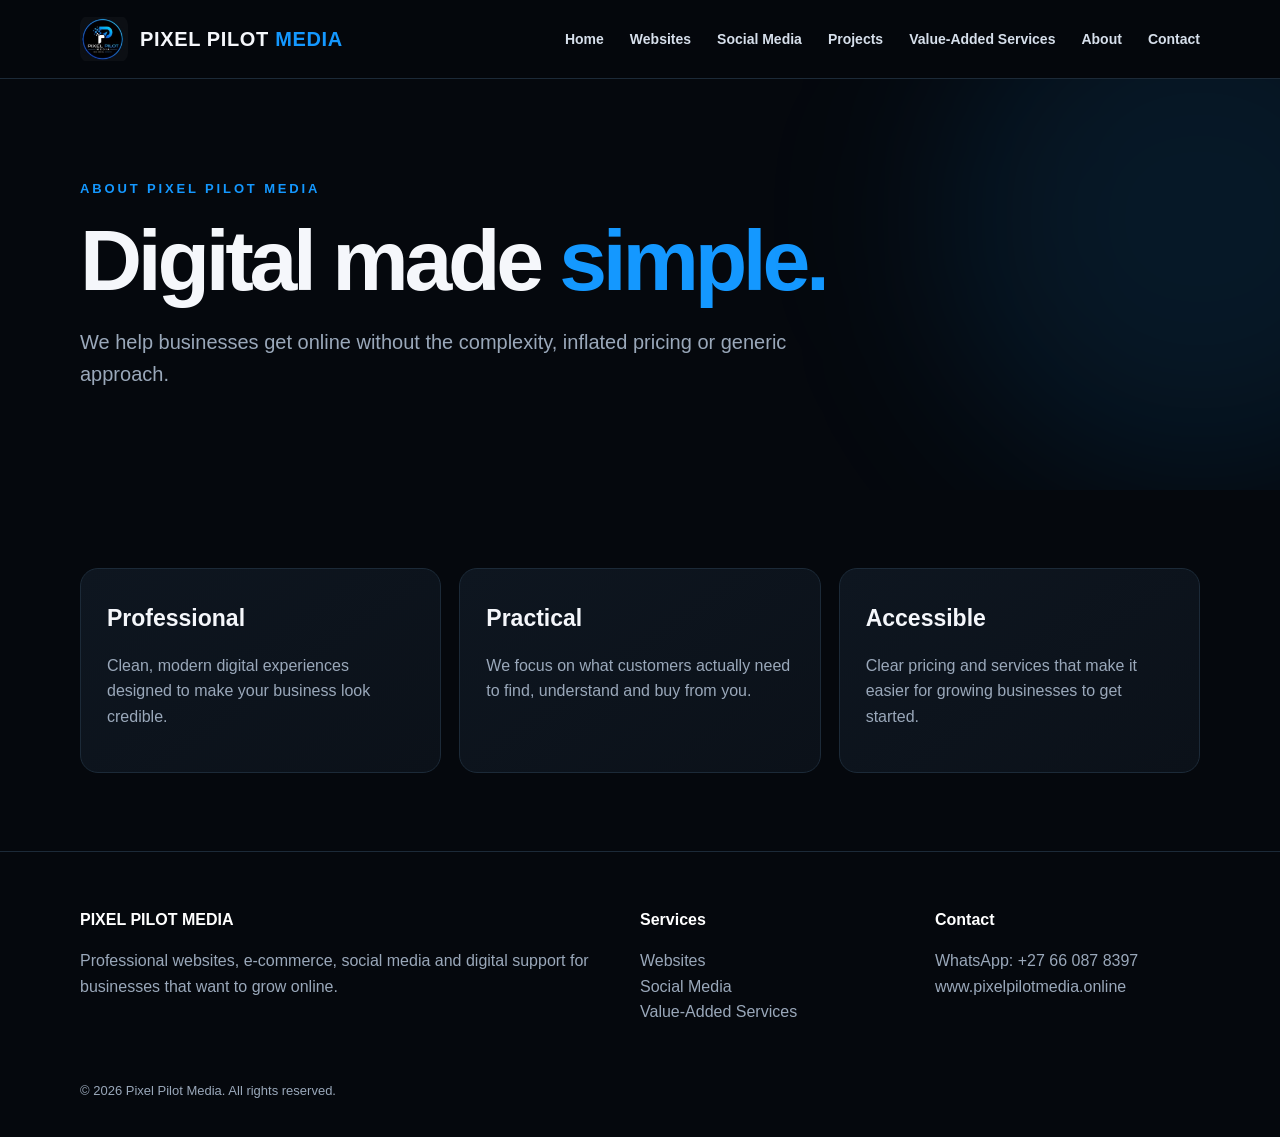
<file: about.html>
<!doctype html><html lang="en"><head><meta charset="utf-8"><meta name="viewport" content="width=device-width,initial-scale=1"><title>About | Pixel Pilot Media</title><link rel="stylesheet" href="style.css"></head><body>
<header>
  <div class="container nav">
    <a class="brand" href="index.html"><img src="logo.png" alt="Pixel Pilot Media"><span>PIXEL PILOT <b>MEDIA</b></span></a>
    <nav class="navlinks">
      <a href="index.html">Home</a><a href="websites.html">Websites</a><a href="social.html">Social Media</a>
      <a href="projects.html">Projects</a><a href="value-added.html">Value-Added Services</a><a href="about.html">About</a><a href="contact.html">Contact</a>
    </nav>
    <button class="menu" aria-label="Open menu">☰</button>
  </div>
  <div class="container mobile-nav">
    <a href="index.html">Home</a><a href="websites.html">Websites & E-Commerce</a><a href="social.html">Social Media Management</a>
    <a href="projects.html">Projects</a><a href="value-added.html">Value-Added Services</a><a href="about.html">About</a><a href="contact.html">Contact</a>
  </div>
</header>
<main>
<section class="hero"><div class="container"><div class="eyebrow">About Pixel Pilot Media</div><h1>Digital made <span>simple.</span></h1><p class="lead">We help businesses get online without the complexity, inflated pricing or generic approach.</p></div></section>
<section><div class="container"><div class="grid"><div class="card"><h3>Professional</h3><p>Clean, modern digital experiences designed to make your business look credible.</p></div><div class="card"><h3>Practical</h3><p>We focus on what customers actually need to find, understand and buy from you.</p></div><div class="card"><h3>Accessible</h3><p>Clear pricing and services that make it easier for growing businesses to get started.</p></div></div></div></section>
</main>
<footer><div class="container footer-grid">
<div><div class="footer-title">PIXEL PILOT MEDIA</div><p>Professional websites, e-commerce, social media and digital support for businesses that want to grow online.</p></div>
<div><div class="footer-title">Services</div><p><a href="websites.html">Websites</a><br><a href="social.html">Social Media</a><br><a href="value-added.html">Value-Added Services</a></p></div>
<div><div class="footer-title">Contact</div><p>WhatsApp: +27 66 087 8397<br>www.pixelpilotmedia.online</p></div>
</div><div class="container copyright">© 2026 Pixel Pilot Media. All rights reserved.</div></footer>
<script src="script.js"></script></body></html>
</file>
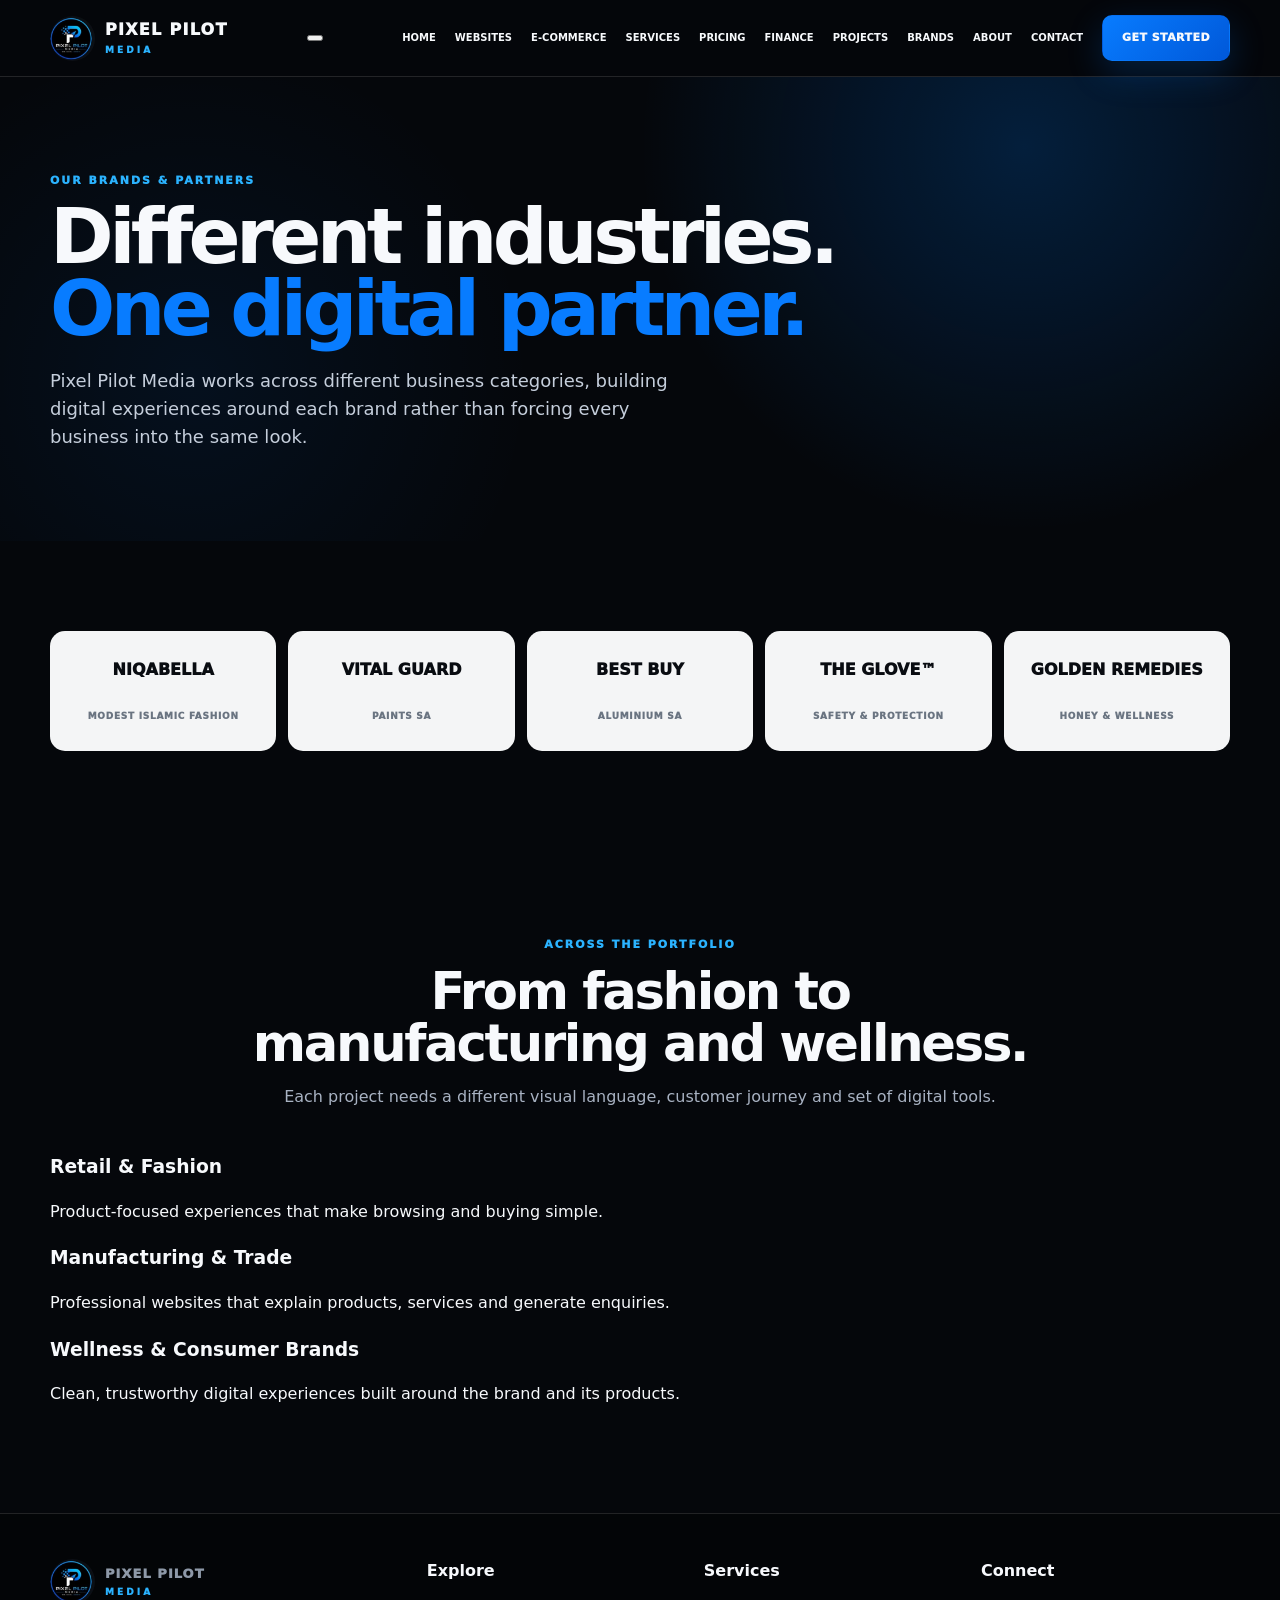
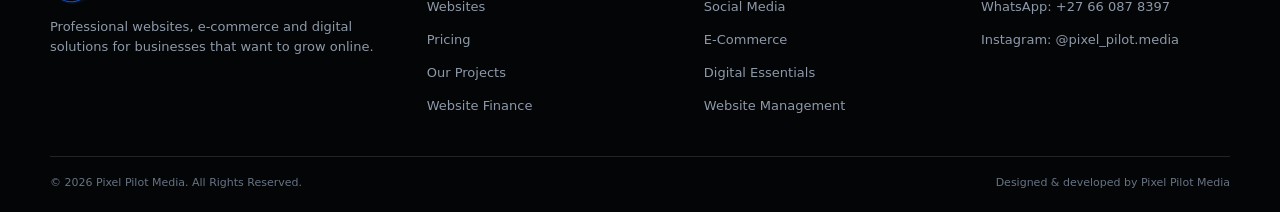
<file: brands.html>
<!doctype html><html lang="en"><head><meta charset="utf-8"><meta name="viewport" content="width=device-width,initial-scale=1"><meta name="description" content="Pixel Pilot Media — websites, e-commerce and digital solutions."><title>Brands &amp; Partners | Pixel Pilot Media</title><style>
:root{--bg:#05070b;--ink:#f7f9fc;--muted:#a8b2c2;--blue:#087cff;--blue2:#2bb3ff;--panel:#0b111a;--panel2:#101925;--line:rgba(255,255,255,.12);--max:1180px}
*{box-sizing:border-box}html{scroll-behavior:smooth}body{margin:0;background:var(--bg);color:var(--ink);font-family:Inter,system-ui,-apple-system,BlinkMacSystemFont,"Segoe UI",sans-serif;line-height:1.55}a{text-decoration:none;color:inherit}img{max-width:100%;display:block}
.container{width:min(var(--max),calc(100% - 34px));margin:auto}
nav{position:sticky;top:0;z-index:100;background:rgba(5,7,11,.9);backdrop-filter:blur(18px);border-bottom:1px solid var(--line)}
.nav-inner{height:76px;display:flex;align-items:center;justify-content:space-between;gap:18px}.brand{display:flex;align-items:center;gap:10px;font-weight:950;letter-spacing:.08em}.brand img{width:45px;height:45px;border-radius:50%;object-fit:cover}.brand small{display:block;color:var(--blue2);font-size:9px;letter-spacing:.34em;margin-top:2px}
.links{display:flex;align-items:center;gap:19px;font-size:10px;font-weight:900;text-transform:uppercase}.links a:hover{color:var(--blue2)}.menu-btn{display:none;border:1px solid var(--line);background:#0b111a;color:#fff;border-radius:10px;width:44px;height:44px;font-size:23px}
.mobile-menu{display:none;position:absolute;top:76px;left:0;right:0;background:#070b11;border-bottom:1px solid var(--line);padding:14px}.mobile-menu a{display:block;padding:15px;border-bottom:1px solid var(--line);font-size:12px;font-weight:900;text-transform:uppercase}.mobile-menu.open{display:block}
.btn{display:inline-flex;align-items:center;justify-content:center;gap:8px;padding:13px 19px;border-radius:10px;font-size:11px;font-weight:950;text-transform:uppercase;letter-spacing:.04em;border:1px solid transparent;transition:.2s}.btn-primary{background:linear-gradient(135deg,var(--blue),#0058d9);box-shadow:0 12px 35px rgba(0,124,255,.22)}.btn-outline{border-color:rgba(255,255,255,.25);background:rgba(255,255,255,.025)}.btn:hover{transform:translateY(-2px)}
.hero{padding:95px 0 72px;background:radial-gradient(circle at 80% 15%,rgba(0,124,255,.2),transparent 35%),radial-gradient(circle at 15% 65%,rgba(0,124,255,.08),transparent 30%)}.hero-grid{display:grid;grid-template-columns:1.02fr .98fr;gap:48px;align-items:center}.eyebrow,.kicker{color:var(--blue2);font-size:11px;font-weight:950;letter-spacing:.18em;text-transform:uppercase}h1{font-size:clamp(48px,6vw,82px);line-height:.94;letter-spacing:-.06em;margin:12px 0 22px}.gradient{color:var(--blue)}h2{font-size:clamp(34px,4vw,52px);line-height:1.02;letter-spacing:-.045em;margin:9px 0 15px}.hero p{font-size:18px;color:#c5cedb;max-width:650px}.actions{display:flex;flex-wrap:wrap;gap:10px;margin-top:27px}
.browser{padding:10px;background:#080b10;border:1px solid rgba(255,255,255,.22);border-radius:20px;box-shadow:0 25px 80px rgba(0,0,0,.55),0 0 55px rgba(0,124,255,.14)}.browserbar{height:25px;display:flex;gap:6px;align-items:center;padding:0 7px}.dot{width:7px;height:7px;border-radius:50%;background:#4c5664}.browser img{width:100%;height:390px;object-fit:cover;object-position:top;border-radius:11px}
section{padding:90px 0}.head{text-align:center;max-width:780px;margin:0 auto 42px}.head p{color:var(--muted)}
.solution-grid{display:grid;grid-template-columns:repeat(3,1fr);gap:16px}.solution{position:relative;overflow:hidden;min-height:245px;border:1px solid var(--line);border-radius:20px;background:linear-gradient(145deg,#0d141e,#080c12);padding:28px}.solution:after{content:"";position:absolute;width:160px;height:160px;border-radius:50%;right:-65px;top:-65px;background:rgba(0,124,255,.1)}.solution .emoji{font-size:31px}.solution h3{font-size:22px;margin:17px 0 8px}.solution p{color:var(--muted);font-size:14px}.solution .btn{margin-top:9px}
.price-grid{display:grid;grid-template-columns:repeat(3,1fr);gap:16px}.price-card{border:1px solid var(--line);border-radius:20px;background:#090f17;padding:27px;position:relative}.price-card.featured{border-color:rgba(43,179,255,.65);box-shadow:0 0 45px rgba(0,124,255,.09)}.price{font-size:39px;font-weight:1000;line-height:1;margin:13px 0}.price small{font-size:12px;color:var(--muted);font-weight:700}.price-card ul{padding-left:19px;color:#b6c0cf;font-size:13px}.price-card li{margin:8px 0}
.finance-strip{border:1px solid rgba(0,124,255,.34);border-radius:22px;background:radial-gradient(circle at 80% 10%,rgba(0,124,255,.14),transparent 35%),#080e16;padding:28px;display:flex;justify-content:space-between;align-items:center;gap:25px}.finance-strip h3{margin:0;font-size:24px}.finance-strip p{color:var(--muted);margin:6px 0 0}
.projects{display:grid;grid-template-columns:repeat(2,1fr);gap:22px}.project{overflow:hidden;border:1px solid var(--line);border-radius:19px;background:#090d13}.shot{aspect-ratio:16/9;overflow:hidden}.shot img{width:100%;height:100%;object-fit:cover;object-position:top;transition:.35s}.project:hover img{transform:scale(1.025)}.project-body{padding:22px}.project-body h3{font-size:24px;margin:6px 0}.project-body p{color:var(--muted);font-size:13px}
.brands{display:grid;grid-template-columns:repeat(5,1fr);gap:12px}.brandbox{min-height:120px;border-radius:15px;background:#f4f5f6;color:#090c11;display:grid;place-items:center;text-align:center;font-weight:950;padding:17px}.brandbox small{display:block;color:#6a7481;font-size:9px;letter-spacing:.08em;text-transform:uppercase;margin-top:6px}
.faq{max-width:900px;margin:auto}.faq-item{border:1px solid var(--line);border-radius:14px;margin:10px 0;background:#090f17;overflow:hidden}.faq-q{width:100%;border:0;background:none;color:#fff;text-align:left;padding:20px;font-weight:900;display:flex;justify-content:space-between;align-items:center;cursor:pointer}.faq-a{display:none;padding:0 20px 20px;color:var(--muted);font-size:14px}.faq-item.open .faq-a{display:block}
.finders{display:grid;grid-template-columns:1fr 1fr;gap:20px}.finder{border:1px solid rgba(43,179,255,.28);border-radius:22px;background:linear-gradient(145deg,#0c141e,#080d14);padding:28px}.finder h3{font-size:25px;margin:10px 0}.finder p{color:var(--muted)}.finder button{width:100%;margin-top:8px}.quiz{display:none;margin-top:20px;border-top:1px solid var(--line);padding-top:20px}.quiz.show{display:block}.question{font-size:13px;font-weight:900;margin:18px 0 9px}.options{display:grid;gap:8px}.option{border:1px solid var(--line);background:#070b10;color:#dce4ef;border-radius:10px;padding:12px;text-align:left;cursor:pointer}.option.selected{border-color:var(--blue2);background:rgba(0,124,255,.12)}.recommend{display:none;margin-top:20px;padding:18px;border-radius:14px;background:rgba(0,124,255,.09);border:1px solid rgba(43,179,255,.35)}.recommend.show{display:block}.recommend strong{font-size:20px}.recommend .reason{color:var(--muted);font-size:13px;margin:5px 0 14px}
.contact{background:#080d14}.contact-grid{display:grid;grid-template-columns:.8fr 1.2fr;gap:22px}.contactbox,.form{border:1px solid var(--line);border-radius:20px;background:#0a1119;padding:29px}.contactbox p{color:var(--muted)}label{font-size:12px;font-weight:900;display:block;margin:0 0 7px}input,select,textarea{width:100%;padding:14px;background:#060a0f;border:1px solid var(--line);border-radius:9px;color:#fff;margin-bottom:14px}textarea{min-height:130px}
footer{padding:45px 0 20px;border-top:1px solid var(--line);background:#030507}.footer-grid{display:grid;grid-template-columns:1.4fr 1fr 1fr 1fr;gap:28px}footer p,footer a{color:#8e99a8;font-size:13px}.copy{border-top:1px solid var(--line);margin-top:27px;padding-top:17px;color:#687382;font-size:11px;display:flex;justify-content:space-between}
@media(max-width:900px){.links{display:none}.menu-btn{display:block}.hero-grid,.finders,.contact-grid{grid-template-columns:1fr}.hero-shot{order:-1}.solution-grid,.price-grid{grid-template-columns:1fr 1fr}.brands{grid-template-columns:repeat(2,1fr)}.projects{grid-template-columns:1fr}.footer-grid{grid-template-columns:1fr 1fr}.finance-strip{align-items:flex-start;flex-direction:column}}
@media(max-width:600px){.container{width:calc(100% - 24px)}.hero{padding:62px 0}.hero p{font-size:16px}.browser img{height:290px}.solution-grid,.price-grid,.brands,.footer-grid{grid-template-columns:1fr}.solution{min-height:0}section{padding:65px 0}.copy{flex-direction:column;gap:7px}}
</style></head><body><nav class="site-nav">
  <div class="container nav-inner">
    <a class="brand" href="index.html" aria-label="Pixel Pilot Media home">
      <img src="logo.png" alt="Pixel Pilot Media logo">
      <span>PIXEL PILOT<small>MEDIA</small></span>
    </a>
    <button class="menu-toggle" type="button" aria-label="Open navigation menu" aria-expanded="false" aria-controls="mobile-menu">
      <span></span><span></span><span></span>
    </button>
    <div class="links" id="desktop-nav">
      <a href="index.html">Home</a>
      <a href="websites.html">Websites</a>
      <a href="ecommerce.html">E-Commerce</a>
      <a href="services.html">Services</a>
      <a href="pricing.html">Pricing</a>
      <a href="finance.html">Finance</a>
      <a href="projects.html">Projects</a>
      <a href="brands.html">Brands</a>
      <a href="about.html">About</a>
      <a href="contact.html">Contact</a>
      <a class="btn btn-primary" href="contact.html">Get Started</a>
    </div>
  </div>
  <div class="mobile-menu" id="mobile-menu" aria-hidden="true">
    <div class="mobile-menu-inner container">
      <a href="index.html">Home</a>
      <a href="websites.html">Websites</a>
      <a href="ecommerce.html">E-Commerce</a>
      <a href="services.html">Services</a>
      <a href="pricing.html">Pricing</a>
      <a href="finance.html">Finance</a>
      <a href="projects.html">Our Projects</a>
      <a href="brands.html">Our Brands</a>
      <a href="about.html">About</a>
      <a href="contact.html">Contact</a>
      <div class="mobile-menu-actions">
        <a class="btn btn-primary" href="https://wa.me/27660878397">WhatsApp Us</a>
        <a class="btn btn-outline" href="https://www.instagram.com/pixel_pilot.media/" target="_blank" rel="noopener">Instagram</a>
      </div>
    </div>
  </div>
</nav><section class="hero"><div class="container"><div class="kicker">Our Brands & Partners</div><h1>Different industries.<br><span class="gradient">One digital partner.</span></h1><p>Pixel Pilot Media works across different business categories, building digital experiences around each brand rather than forcing every business into the same look.</p></div></section>
<section><div class="container"><div class="brands"><div class="brandbox">NIQABELLA<small>Modest Islamic Fashion</small></div><div class="brandbox">VITAL GUARD<small>Paints SA</small></div><div class="brandbox">BEST BUY<small>Aluminium SA</small></div><div class="brandbox">THE GLOVE™<small>Safety & Protection</small></div><div class="brandbox">GOLDEN REMEDIES<small>Honey & Wellness</small></div></div></div></section>
<section><div class="container"><div class="head"><span class="eyebrow">Across The Portfolio</span><h2>From fashion to manufacturing and wellness.</h2><p>Each project needs a different visual language, customer journey and set of digital tools.</p></div><div class="grid3"><div class="card"><h3>Retail & Fashion</h3><p>Product-focused experiences that make browsing and buying simple.</p></div><div class="card"><h3>Manufacturing & Trade</h3><p>Professional websites that explain products, services and generate enquiries.</p></div><div class="card"><h3>Wellness & Consumer Brands</h3><p>Clean, trustworthy digital experiences built around the brand and its products.</p></div></div></div></section><footer><div class="container"><div class="footer-grid"><div><a class="brand" href="index.html"><img src="logo.png"><span>PIXEL PILOT<small>MEDIA</small></span></a><p>Professional websites, e-commerce and digital solutions for businesses that want to grow online.</p></div><div><b>Explore</b><p><a href="websites.html">Websites</a></p><p><a href="pricing.html">Pricing</a></p><p><a href="projects.html">Our Projects</a></p><p><a href="finance.html">Website Finance</a></p></div><div><b>Services</b><p><a href="services.html">Social Media</a></p><p><a href="ecommerce.html">E-Commerce</a></p><p><a href="services.html">Digital Essentials</a></p><p><a href="services.html">Website Management</a></p></div><div><b>Connect</b><p><a href="https://wa.me/27660878397" target="_blank">WhatsApp: +27 66 087 8397</a></p><p><a href="https://www.instagram.com/pixel_pilot.media/" target="_blank">Instagram: @pixel_pilot.media</a></p></div></div><div class="copy"><span>© 2026 Pixel Pilot Media. All Rights Reserved.</span><span>Designed & developed by Pixel Pilot Media</span></div></div></footer>
<script>
(function(){
  const nav=document.querySelector('.site-nav');
  const toggle=document.querySelector('.menu-toggle');
  const menu=document.getElementById('mobile-menu');
  if(!nav||!toggle||!menu) return;
  function closeMenu(){nav.classList.remove('menu-open');toggle.setAttribute('aria-expanded','false');toggle.setAttribute('aria-label','Open navigation menu');menu.setAttribute('aria-hidden','true');}
  toggle.addEventListener('click',function(){
    const open=!nav.classList.contains('menu-open');
    nav.classList.toggle('menu-open',open);
    toggle.setAttribute('aria-expanded',String(open));
    toggle.setAttribute('aria-label',open?'Close navigation menu':'Open navigation menu');
    menu.setAttribute('aria-hidden',String(!open));
  });
  menu.querySelectorAll('a').forEach(a=>a.addEventListener('click',closeMenu));
  document.addEventListener('keydown',e=>{if(e.key==='Escape')closeMenu();});
  const page=(location.pathname.split('/').pop()||'index.html').toLowerCase();
  document.querySelectorAll('.links a, .mobile-menu a').forEach(a=>{
    const href=(a.getAttribute('href')||'').split('/').pop().toLowerCase();
    if(href===page && !a.classList.contains('btn')) a.classList.add('active-page');
  });
})();
</script></body></html>
</file>
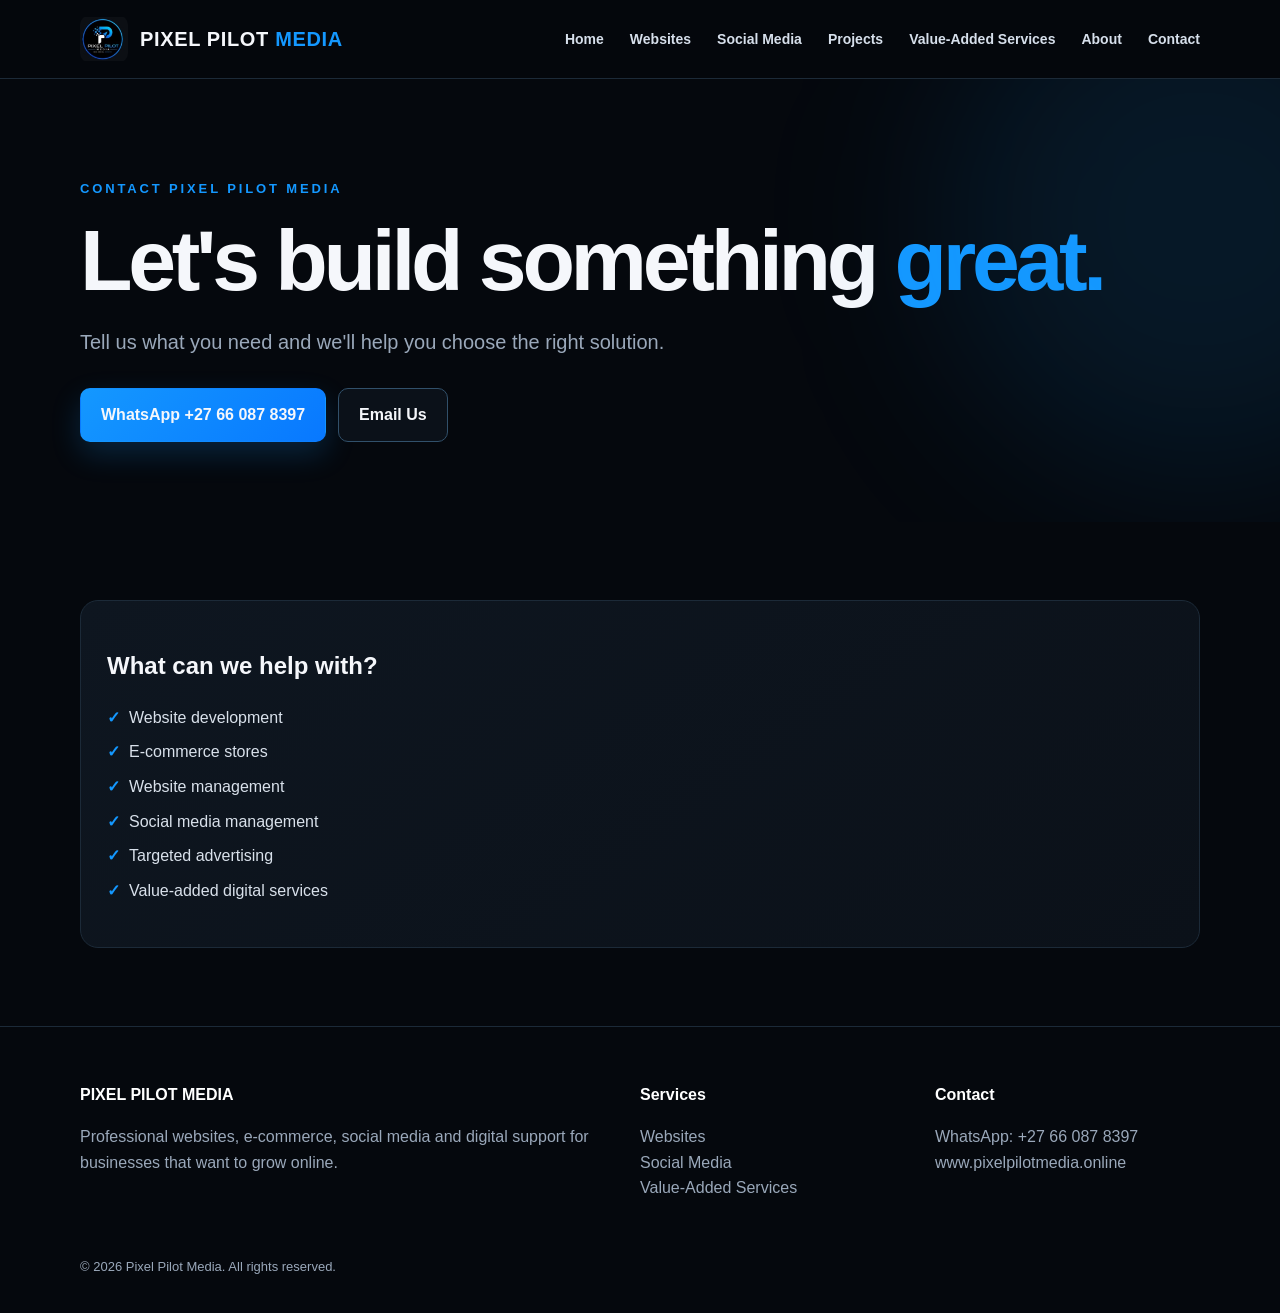
<file: contact.html>
<!doctype html><html lang="en"><head><meta charset="utf-8"><meta name="viewport" content="width=device-width,initial-scale=1"><title>Contact | Pixel Pilot Media</title><link rel="stylesheet" href="style.css"></head><body>
<header>
  <div class="container nav">
    <a class="brand" href="index.html"><img src="logo.png" alt="Pixel Pilot Media"><span>PIXEL PILOT <b>MEDIA</b></span></a>
    <nav class="navlinks">
      <a href="index.html">Home</a><a href="websites.html">Websites</a><a href="social.html">Social Media</a>
      <a href="projects.html">Projects</a><a href="value-added.html">Value-Added Services</a><a href="about.html">About</a><a href="contact.html">Contact</a>
    </nav>
    <button class="menu" aria-label="Open menu">☰</button>
  </div>
  <div class="container mobile-nav">
    <a href="index.html">Home</a><a href="websites.html">Websites & E-Commerce</a><a href="social.html">Social Media Management</a>
    <a href="projects.html">Projects</a><a href="value-added.html">Value-Added Services</a><a href="about.html">About</a><a href="contact.html">Contact</a>
  </div>
</header>
<main>
<section class="hero"><div class="container"><div class="eyebrow">Contact Pixel Pilot Media</div><h1>Let's build something <span>great.</span></h1><p class="lead">Tell us what you need and we'll help you choose the right solution.</p><div class="actions"><a class="btn primary" href="https://wa.me/27660878397">WhatsApp +27 66 087 8397</a><a class="btn secondary" href="mailto:info@pixelpilotmedia.online">Email Us</a></div></div></section>
<section><div class="container"><div class="card"><h2>What can we help with?</h2><ul class="list"><li>Website development</li><li>E-commerce stores</li><li>Website management</li><li>Social media management</li><li>Targeted advertising</li><li>Value-added digital services</li></ul></div></div></section>
</main>
<footer><div class="container footer-grid">
<div><div class="footer-title">PIXEL PILOT MEDIA</div><p>Professional websites, e-commerce, social media and digital support for businesses that want to grow online.</p></div>
<div><div class="footer-title">Services</div><p><a href="websites.html">Websites</a><br><a href="social.html">Social Media</a><br><a href="value-added.html">Value-Added Services</a></p></div>
<div><div class="footer-title">Contact</div><p>WhatsApp: +27 66 087 8397<br>www.pixelpilotmedia.online</p></div>
</div><div class="container copyright">© 2026 Pixel Pilot Media. All rights reserved.</div></footer>
<script src="script.js"></script></body></html>
</file>
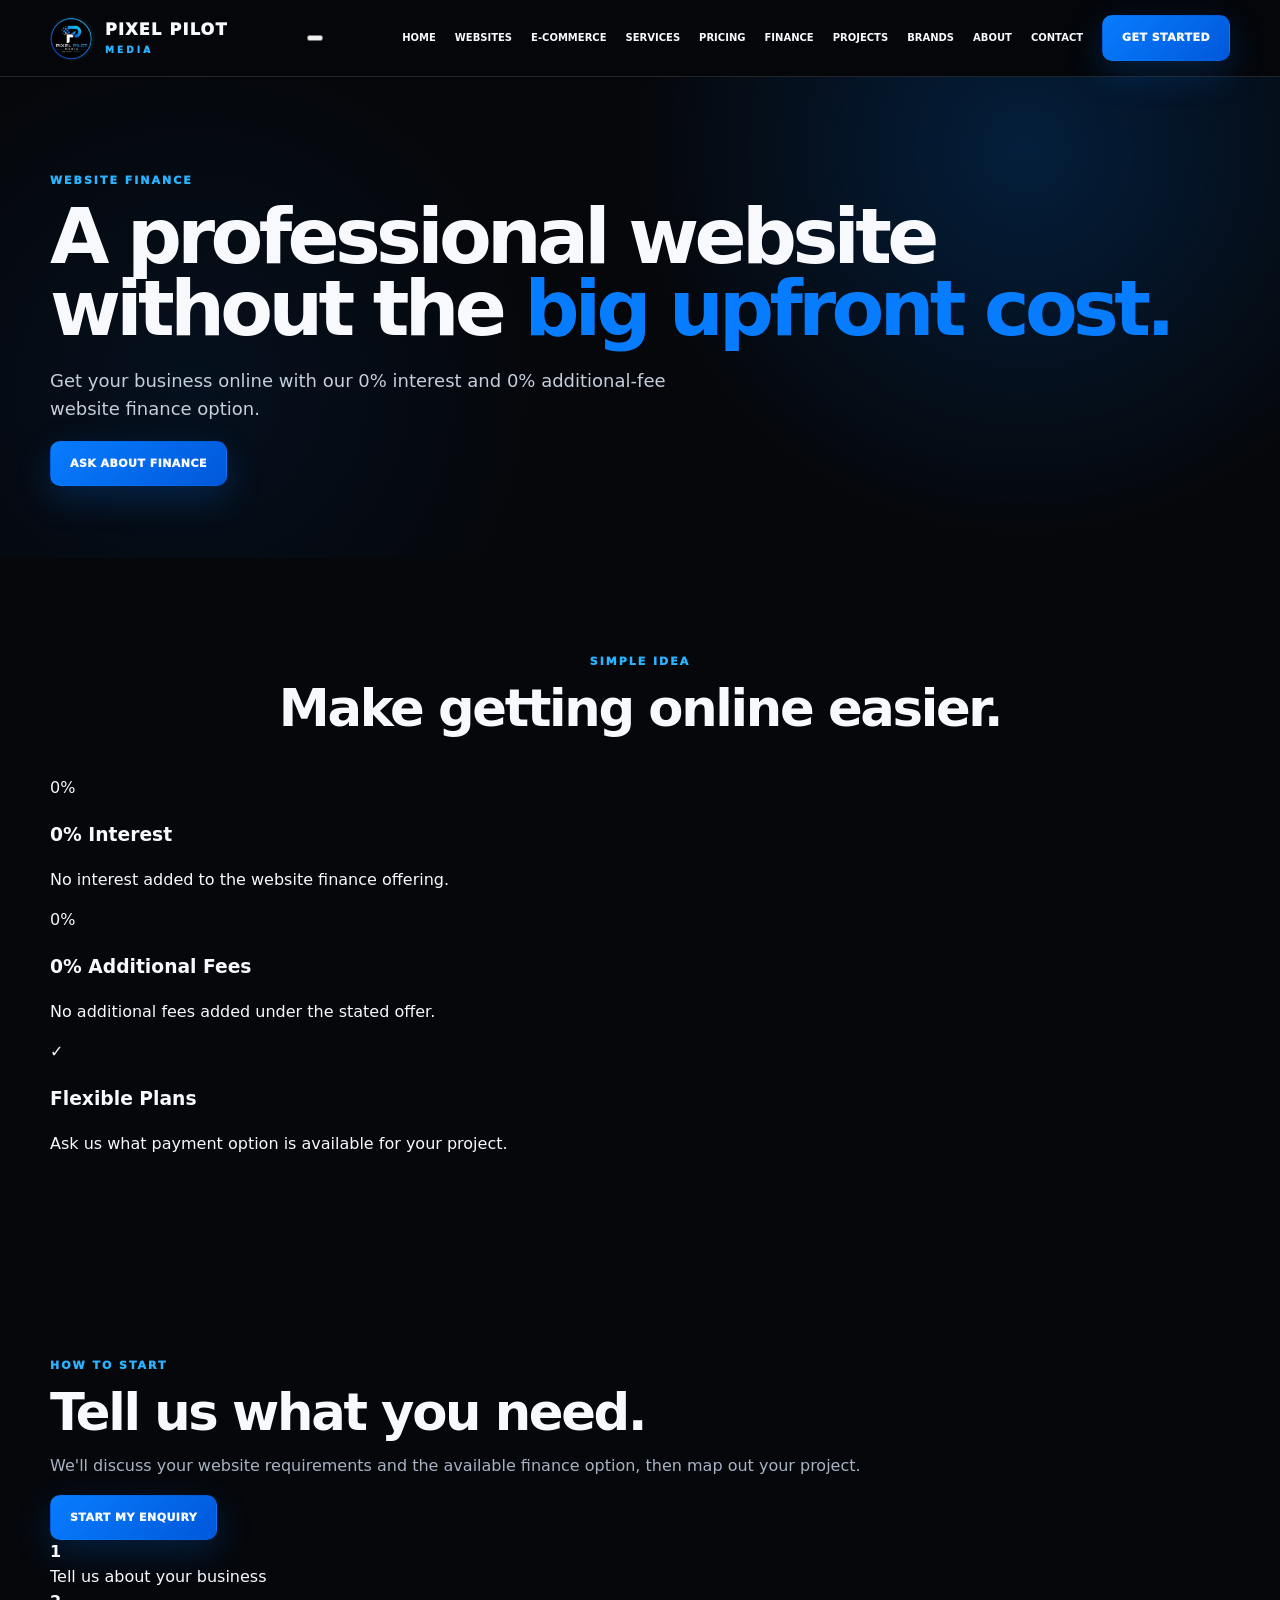
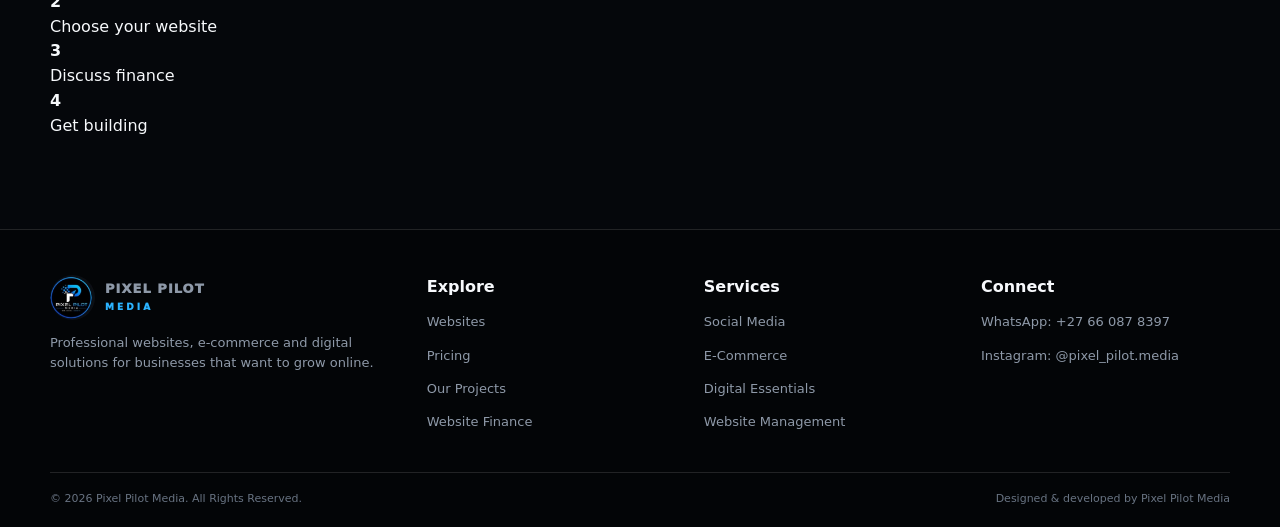
<file: finance.html>
<!doctype html><html lang="en"><head><meta charset="utf-8"><meta name="viewport" content="width=device-width,initial-scale=1"><meta name="description" content="Pixel Pilot Media — websites, e-commerce and digital solutions."><title>Website Finance | Pixel Pilot Media</title><style>
:root{--bg:#05070b;--ink:#f7f9fc;--muted:#a8b2c2;--blue:#087cff;--blue2:#2bb3ff;--panel:#0b111a;--panel2:#101925;--line:rgba(255,255,255,.12);--max:1180px}
*{box-sizing:border-box}html{scroll-behavior:smooth}body{margin:0;background:var(--bg);color:var(--ink);font-family:Inter,system-ui,-apple-system,BlinkMacSystemFont,"Segoe UI",sans-serif;line-height:1.55}a{text-decoration:none;color:inherit}img{max-width:100%;display:block}
.container{width:min(var(--max),calc(100% - 34px));margin:auto}
nav{position:sticky;top:0;z-index:100;background:rgba(5,7,11,.9);backdrop-filter:blur(18px);border-bottom:1px solid var(--line)}
.nav-inner{height:76px;display:flex;align-items:center;justify-content:space-between;gap:18px}.brand{display:flex;align-items:center;gap:10px;font-weight:950;letter-spacing:.08em}.brand img{width:45px;height:45px;border-radius:50%;object-fit:cover}.brand small{display:block;color:var(--blue2);font-size:9px;letter-spacing:.34em;margin-top:2px}
.links{display:flex;align-items:center;gap:19px;font-size:10px;font-weight:900;text-transform:uppercase}.links a:hover{color:var(--blue2)}.menu-btn{display:none;border:1px solid var(--line);background:#0b111a;color:#fff;border-radius:10px;width:44px;height:44px;font-size:23px}
.mobile-menu{display:none;position:absolute;top:76px;left:0;right:0;background:#070b11;border-bottom:1px solid var(--line);padding:14px}.mobile-menu a{display:block;padding:15px;border-bottom:1px solid var(--line);font-size:12px;font-weight:900;text-transform:uppercase}.mobile-menu.open{display:block}
.btn{display:inline-flex;align-items:center;justify-content:center;gap:8px;padding:13px 19px;border-radius:10px;font-size:11px;font-weight:950;text-transform:uppercase;letter-spacing:.04em;border:1px solid transparent;transition:.2s}.btn-primary{background:linear-gradient(135deg,var(--blue),#0058d9);box-shadow:0 12px 35px rgba(0,124,255,.22)}.btn-outline{border-color:rgba(255,255,255,.25);background:rgba(255,255,255,.025)}.btn:hover{transform:translateY(-2px)}
.hero{padding:95px 0 72px;background:radial-gradient(circle at 80% 15%,rgba(0,124,255,.2),transparent 35%),radial-gradient(circle at 15% 65%,rgba(0,124,255,.08),transparent 30%)}.hero-grid{display:grid;grid-template-columns:1.02fr .98fr;gap:48px;align-items:center}.eyebrow,.kicker{color:var(--blue2);font-size:11px;font-weight:950;letter-spacing:.18em;text-transform:uppercase}h1{font-size:clamp(48px,6vw,82px);line-height:.94;letter-spacing:-.06em;margin:12px 0 22px}.gradient{color:var(--blue)}h2{font-size:clamp(34px,4vw,52px);line-height:1.02;letter-spacing:-.045em;margin:9px 0 15px}.hero p{font-size:18px;color:#c5cedb;max-width:650px}.actions{display:flex;flex-wrap:wrap;gap:10px;margin-top:27px}
.browser{padding:10px;background:#080b10;border:1px solid rgba(255,255,255,.22);border-radius:20px;box-shadow:0 25px 80px rgba(0,0,0,.55),0 0 55px rgba(0,124,255,.14)}.browserbar{height:25px;display:flex;gap:6px;align-items:center;padding:0 7px}.dot{width:7px;height:7px;border-radius:50%;background:#4c5664}.browser img{width:100%;height:390px;object-fit:cover;object-position:top;border-radius:11px}
section{padding:90px 0}.head{text-align:center;max-width:780px;margin:0 auto 42px}.head p{color:var(--muted)}
.solution-grid{display:grid;grid-template-columns:repeat(3,1fr);gap:16px}.solution{position:relative;overflow:hidden;min-height:245px;border:1px solid var(--line);border-radius:20px;background:linear-gradient(145deg,#0d141e,#080c12);padding:28px}.solution:after{content:"";position:absolute;width:160px;height:160px;border-radius:50%;right:-65px;top:-65px;background:rgba(0,124,255,.1)}.solution .emoji{font-size:31px}.solution h3{font-size:22px;margin:17px 0 8px}.solution p{color:var(--muted);font-size:14px}.solution .btn{margin-top:9px}
.price-grid{display:grid;grid-template-columns:repeat(3,1fr);gap:16px}.price-card{border:1px solid var(--line);border-radius:20px;background:#090f17;padding:27px;position:relative}.price-card.featured{border-color:rgba(43,179,255,.65);box-shadow:0 0 45px rgba(0,124,255,.09)}.price{font-size:39px;font-weight:1000;line-height:1;margin:13px 0}.price small{font-size:12px;color:var(--muted);font-weight:700}.price-card ul{padding-left:19px;color:#b6c0cf;font-size:13px}.price-card li{margin:8px 0}
.finance-strip{border:1px solid rgba(0,124,255,.34);border-radius:22px;background:radial-gradient(circle at 80% 10%,rgba(0,124,255,.14),transparent 35%),#080e16;padding:28px;display:flex;justify-content:space-between;align-items:center;gap:25px}.finance-strip h3{margin:0;font-size:24px}.finance-strip p{color:var(--muted);margin:6px 0 0}
.projects{display:grid;grid-template-columns:repeat(2,1fr);gap:22px}.project{overflow:hidden;border:1px solid var(--line);border-radius:19px;background:#090d13}.shot{aspect-ratio:16/9;overflow:hidden}.shot img{width:100%;height:100%;object-fit:cover;object-position:top;transition:.35s}.project:hover img{transform:scale(1.025)}.project-body{padding:22px}.project-body h3{font-size:24px;margin:6px 0}.project-body p{color:var(--muted);font-size:13px}
.brands{display:grid;grid-template-columns:repeat(5,1fr);gap:12px}.brandbox{min-height:120px;border-radius:15px;background:#f4f5f6;color:#090c11;display:grid;place-items:center;text-align:center;font-weight:950;padding:17px}.brandbox small{display:block;color:#6a7481;font-size:9px;letter-spacing:.08em;text-transform:uppercase;margin-top:6px}
.faq{max-width:900px;margin:auto}.faq-item{border:1px solid var(--line);border-radius:14px;margin:10px 0;background:#090f17;overflow:hidden}.faq-q{width:100%;border:0;background:none;color:#fff;text-align:left;padding:20px;font-weight:900;display:flex;justify-content:space-between;align-items:center;cursor:pointer}.faq-a{display:none;padding:0 20px 20px;color:var(--muted);font-size:14px}.faq-item.open .faq-a{display:block}
.finders{display:grid;grid-template-columns:1fr 1fr;gap:20px}.finder{border:1px solid rgba(43,179,255,.28);border-radius:22px;background:linear-gradient(145deg,#0c141e,#080d14);padding:28px}.finder h3{font-size:25px;margin:10px 0}.finder p{color:var(--muted)}.finder button{width:100%;margin-top:8px}.quiz{display:none;margin-top:20px;border-top:1px solid var(--line);padding-top:20px}.quiz.show{display:block}.question{font-size:13px;font-weight:900;margin:18px 0 9px}.options{display:grid;gap:8px}.option{border:1px solid var(--line);background:#070b10;color:#dce4ef;border-radius:10px;padding:12px;text-align:left;cursor:pointer}.option.selected{border-color:var(--blue2);background:rgba(0,124,255,.12)}.recommend{display:none;margin-top:20px;padding:18px;border-radius:14px;background:rgba(0,124,255,.09);border:1px solid rgba(43,179,255,.35)}.recommend.show{display:block}.recommend strong{font-size:20px}.recommend .reason{color:var(--muted);font-size:13px;margin:5px 0 14px}
.contact{background:#080d14}.contact-grid{display:grid;grid-template-columns:.8fr 1.2fr;gap:22px}.contactbox,.form{border:1px solid var(--line);border-radius:20px;background:#0a1119;padding:29px}.contactbox p{color:var(--muted)}label{font-size:12px;font-weight:900;display:block;margin:0 0 7px}input,select,textarea{width:100%;padding:14px;background:#060a0f;border:1px solid var(--line);border-radius:9px;color:#fff;margin-bottom:14px}textarea{min-height:130px}
footer{padding:45px 0 20px;border-top:1px solid var(--line);background:#030507}.footer-grid{display:grid;grid-template-columns:1.4fr 1fr 1fr 1fr;gap:28px}footer p,footer a{color:#8e99a8;font-size:13px}.copy{border-top:1px solid var(--line);margin-top:27px;padding-top:17px;color:#687382;font-size:11px;display:flex;justify-content:space-between}
@media(max-width:900px){.links{display:none}.menu-btn{display:block}.hero-grid,.finders,.contact-grid{grid-template-columns:1fr}.hero-shot{order:-1}.solution-grid,.price-grid{grid-template-columns:1fr 1fr}.brands{grid-template-columns:repeat(2,1fr)}.projects{grid-template-columns:1fr}.footer-grid{grid-template-columns:1fr 1fr}.finance-strip{align-items:flex-start;flex-direction:column}}
@media(max-width:600px){.container{width:calc(100% - 24px)}.hero{padding:62px 0}.hero p{font-size:16px}.browser img{height:290px}.solution-grid,.price-grid,.brands,.footer-grid{grid-template-columns:1fr}.solution{min-height:0}section{padding:65px 0}.copy{flex-direction:column;gap:7px}}
</style></head><body><nav class="site-nav">
  <div class="container nav-inner">
    <a class="brand" href="index.html" aria-label="Pixel Pilot Media home">
      <img src="logo.png" alt="Pixel Pilot Media logo">
      <span>PIXEL PILOT<small>MEDIA</small></span>
    </a>
    <button class="menu-toggle" type="button" aria-label="Open navigation menu" aria-expanded="false" aria-controls="mobile-menu">
      <span></span><span></span><span></span>
    </button>
    <div class="links" id="desktop-nav">
      <a href="index.html">Home</a>
      <a href="websites.html">Websites</a>
      <a href="ecommerce.html">E-Commerce</a>
      <a href="services.html">Services</a>
      <a href="pricing.html">Pricing</a>
      <a href="finance.html">Finance</a>
      <a href="projects.html">Projects</a>
      <a href="brands.html">Brands</a>
      <a href="about.html">About</a>
      <a href="contact.html">Contact</a>
      <a class="btn btn-primary" href="contact.html">Get Started</a>
    </div>
  </div>
  <div class="mobile-menu" id="mobile-menu" aria-hidden="true">
    <div class="mobile-menu-inner container">
      <a href="index.html">Home</a>
      <a href="websites.html">Websites</a>
      <a href="ecommerce.html">E-Commerce</a>
      <a href="services.html">Services</a>
      <a href="pricing.html">Pricing</a>
      <a href="finance.html">Finance</a>
      <a href="projects.html">Our Projects</a>
      <a href="brands.html">Our Brands</a>
      <a href="about.html">About</a>
      <a href="contact.html">Contact</a>
      <div class="mobile-menu-actions">
        <a class="btn btn-primary" href="https://wa.me/27660878397">WhatsApp Us</a>
        <a class="btn btn-outline" href="https://www.instagram.com/pixel_pilot.media/" target="_blank" rel="noopener">Instagram</a>
      </div>
    </div>
  </div>
</nav><section class="hero"><div class="container"><div class="kicker">Website Finance</div><h1>A professional website<br>without the <span class="gradient">big upfront cost.</span></h1><p>Get your business online with our 0% interest and 0% additional-fee website finance option.</p><a class="btn btn-primary" href="contact.html">Ask About Finance</a></div></section>
<section><div class="container"><div class="head"><span class="eyebrow">Simple Idea</span><h2>Make getting online easier.</h2></div><div class="grid3"><div class="card"><div class="icon">0%</div><h3>0% Interest</h3><p>No interest added to the website finance offering.</p></div><div class="card"><div class="icon">0%</div><h3>0% Additional Fees</h3><p>No additional fees added under the stated offer.</p></div><div class="card"><div class="icon">✓</div><h3>Flexible Plans</h3><p>Ask us what payment option is available for your project.</p></div></div></div></section>
<section class="finance"><div class="container"><div class="finance-box"><div><span class="eyebrow">How To Start</span><h2>Tell us what you need.</h2><p style="color:var(--muted)">We'll discuss your website requirements and the available finance option, then map out your project.</p><a class="btn btn-primary" href="contact.html">Start My Enquiry</a></div><div class="checks"><div class="check"><b>1</b><br>Tell us about your business</div><div class="check"><b>2</b><br>Choose your website</div><div class="check"><b>3</b><br>Discuss finance</div><div class="check"><b>4</b><br>Get building</div></div></div></div></section><footer><div class="container"><div class="footer-grid"><div><a class="brand" href="index.html"><img src="logo.png"><span>PIXEL PILOT<small>MEDIA</small></span></a><p>Professional websites, e-commerce and digital solutions for businesses that want to grow online.</p></div><div><b>Explore</b><p><a href="websites.html">Websites</a></p><p><a href="pricing.html">Pricing</a></p><p><a href="projects.html">Our Projects</a></p><p><a href="finance.html">Website Finance</a></p></div><div><b>Services</b><p><a href="services.html">Social Media</a></p><p><a href="ecommerce.html">E-Commerce</a></p><p><a href="services.html">Digital Essentials</a></p><p><a href="services.html">Website Management</a></p></div><div><b>Connect</b><p><a href="https://wa.me/27660878397" target="_blank">WhatsApp: +27 66 087 8397</a></p><p><a href="https://www.instagram.com/pixel_pilot.media/" target="_blank">Instagram: @pixel_pilot.media</a></p></div></div><div class="copy"><span>© 2026 Pixel Pilot Media. All Rights Reserved.</span><span>Designed & developed by Pixel Pilot Media</span></div></div></footer>
<script>
(function(){
  const nav=document.querySelector('.site-nav');
  const toggle=document.querySelector('.menu-toggle');
  const menu=document.getElementById('mobile-menu');
  if(!nav||!toggle||!menu) return;
  function closeMenu(){nav.classList.remove('menu-open');toggle.setAttribute('aria-expanded','false');toggle.setAttribute('aria-label','Open navigation menu');menu.setAttribute('aria-hidden','true');}
  toggle.addEventListener('click',function(){
    const open=!nav.classList.contains('menu-open');
    nav.classList.toggle('menu-open',open);
    toggle.setAttribute('aria-expanded',String(open));
    toggle.setAttribute('aria-label',open?'Close navigation menu':'Open navigation menu');
    menu.setAttribute('aria-hidden',String(!open));
  });
  menu.querySelectorAll('a').forEach(a=>a.addEventListener('click',closeMenu));
  document.addEventListener('keydown',e=>{if(e.key==='Escape')closeMenu();});
  const page=(location.pathname.split('/').pop()||'index.html').toLowerCase();
  document.querySelectorAll('.links a, .mobile-menu a').forEach(a=>{
    const href=(a.getAttribute('href')||'').split('/').pop().toLowerCase();
    if(href===page && !a.classList.contains('btn')) a.classList.add('active-page');
  });
})();
</script></body></html>
</file>
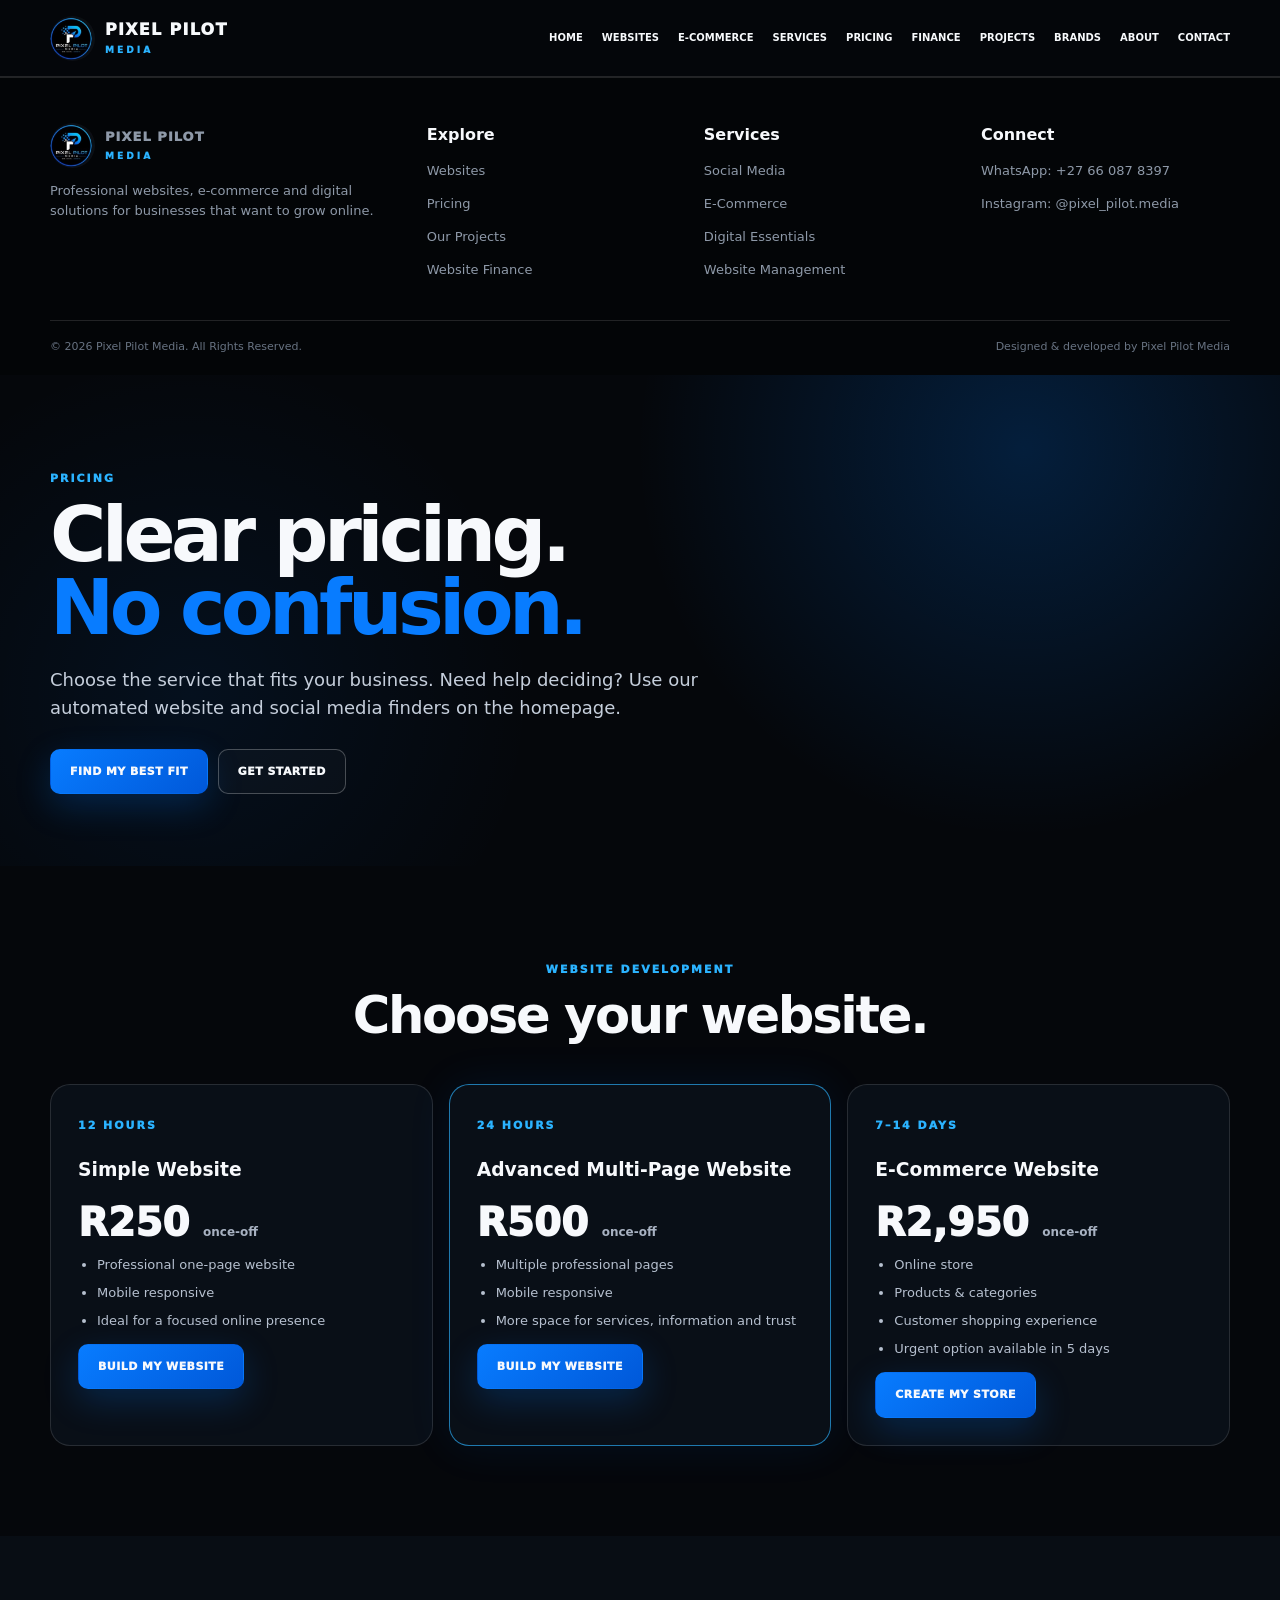
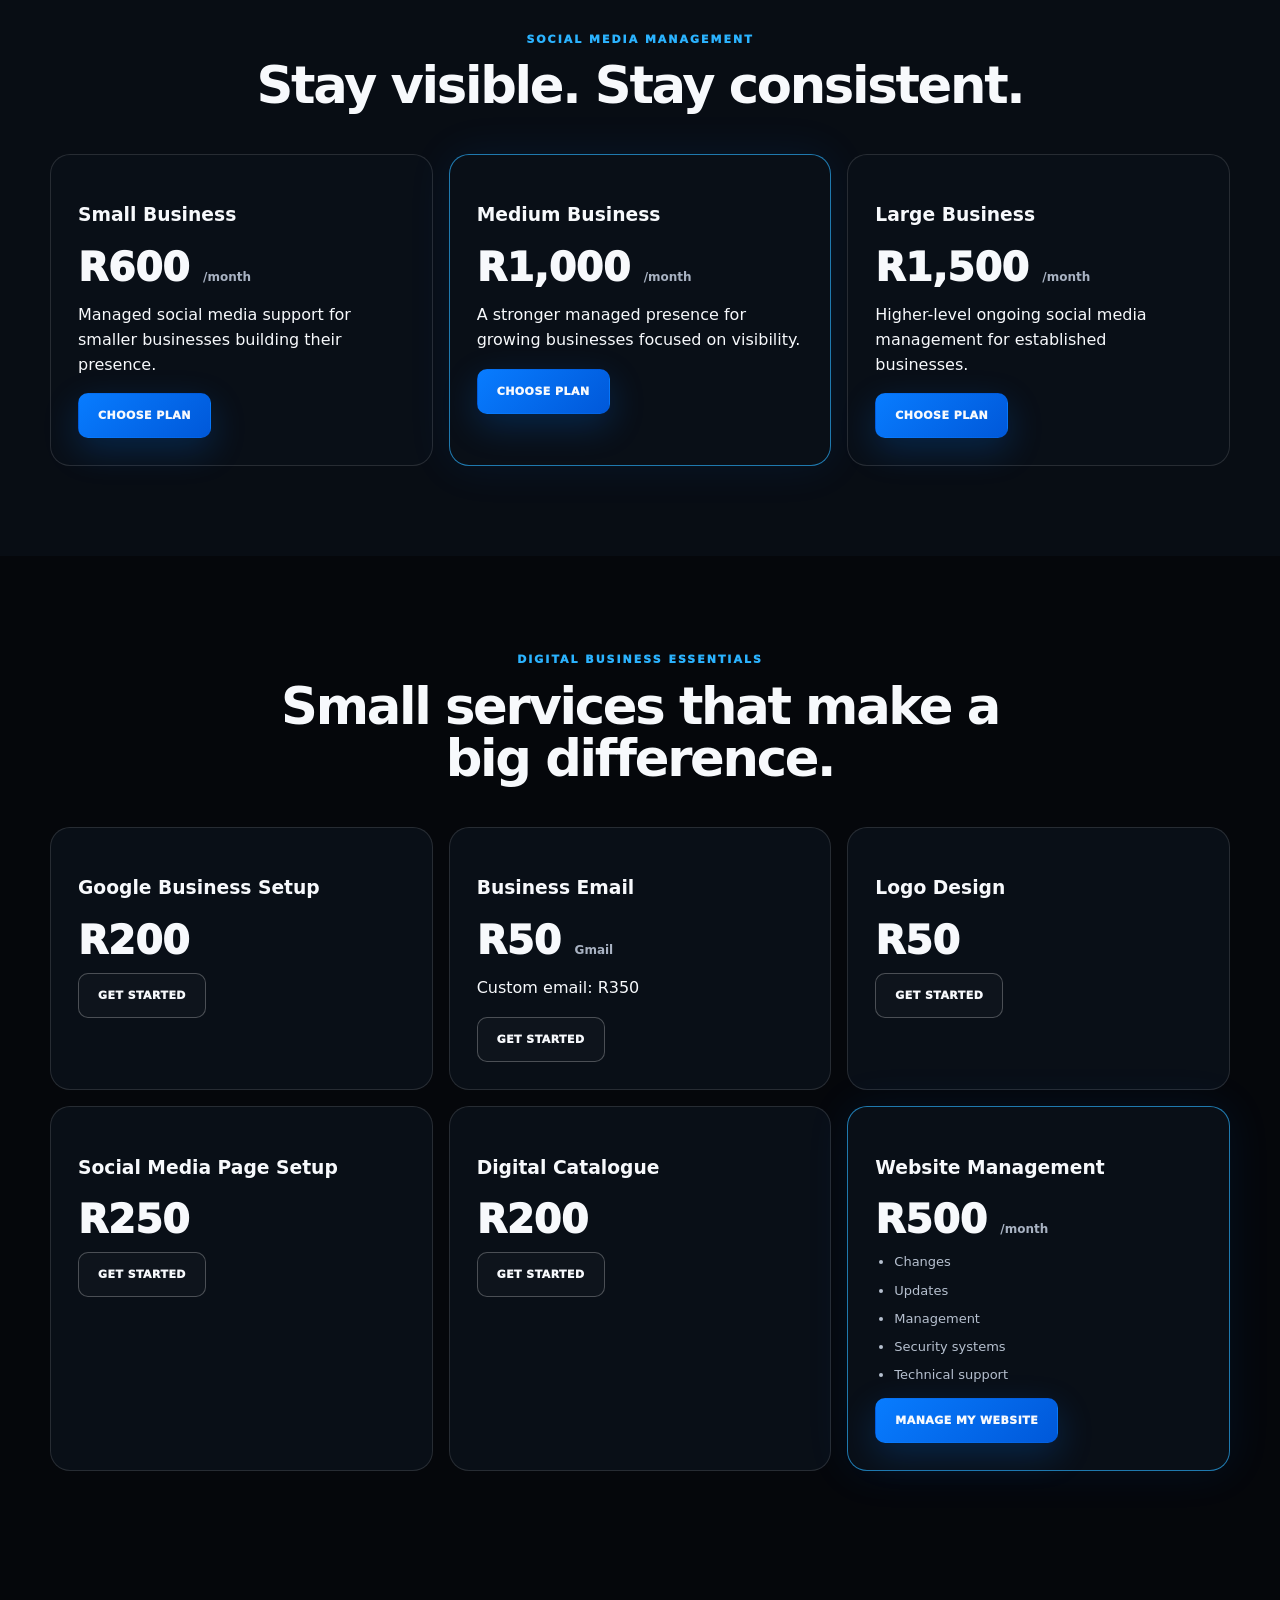
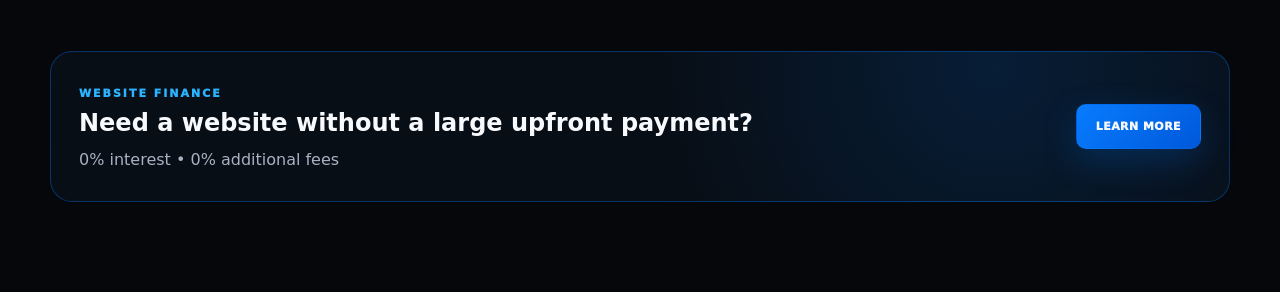
<file: pricing.html>
<!doctype html><html lang="en"><head><meta charset="utf-8"><meta name="viewport" content="width=device-width,initial-scale=1"><meta name="description" content="Pixel Pilot Media — professional websites, e-commerce, social media and digital solutions."><title>Pricing | Pixel Pilot Media</title><style>
:root{--bg:#05070b;--ink:#f7f9fc;--muted:#a8b2c2;--blue:#087cff;--blue2:#2bb3ff;--panel:#0b111a;--panel2:#101925;--line:rgba(255,255,255,.12);--max:1180px}
*{box-sizing:border-box}html{scroll-behavior:smooth}body{margin:0;background:var(--bg);color:var(--ink);font-family:Inter,system-ui,-apple-system,BlinkMacSystemFont,"Segoe UI",sans-serif;line-height:1.55}a{text-decoration:none;color:inherit}img{max-width:100%;display:block}
.container{width:min(var(--max),calc(100% - 34px));margin:auto}
nav{position:sticky;top:0;z-index:100;background:rgba(5,7,11,.9);backdrop-filter:blur(18px);border-bottom:1px solid var(--line)}
.nav-inner{height:76px;display:flex;align-items:center;justify-content:space-between;gap:18px}.brand{display:flex;align-items:center;gap:10px;font-weight:950;letter-spacing:.08em}.brand img{width:45px;height:45px;border-radius:50%;object-fit:cover}.brand small{display:block;color:var(--blue2);font-size:9px;letter-spacing:.34em;margin-top:2px}
.links{display:flex;align-items:center;gap:19px;font-size:10px;font-weight:900;text-transform:uppercase}.links a:hover{color:var(--blue2)}.menu-btn{display:none;border:1px solid var(--line);background:#0b111a;color:#fff;border-radius:10px;width:44px;height:44px;font-size:23px}
.mobile-menu{display:none;position:absolute;top:76px;left:0;right:0;background:#070b11;border-bottom:1px solid var(--line);padding:14px}.mobile-menu a{display:block;padding:15px;border-bottom:1px solid var(--line);font-size:12px;font-weight:900;text-transform:uppercase}.mobile-menu.open{display:block}
.btn{display:inline-flex;align-items:center;justify-content:center;gap:8px;padding:13px 19px;border-radius:10px;font-size:11px;font-weight:950;text-transform:uppercase;letter-spacing:.04em;border:1px solid transparent;transition:.2s}.btn-primary{background:linear-gradient(135deg,var(--blue),#0058d9);box-shadow:0 12px 35px rgba(0,124,255,.22)}.btn-outline{border-color:rgba(255,255,255,.25);background:rgba(255,255,255,.025)}.btn:hover{transform:translateY(-2px)}
.hero{padding:95px 0 72px;background:radial-gradient(circle at 80% 15%,rgba(0,124,255,.2),transparent 35%),radial-gradient(circle at 15% 65%,rgba(0,124,255,.08),transparent 30%)}.hero-grid{display:grid;grid-template-columns:1.02fr .98fr;gap:48px;align-items:center}.eyebrow,.kicker{color:var(--blue2);font-size:11px;font-weight:950;letter-spacing:.18em;text-transform:uppercase}h1{font-size:clamp(48px,6vw,82px);line-height:.94;letter-spacing:-.06em;margin:12px 0 22px}.gradient{color:var(--blue)}h2{font-size:clamp(34px,4vw,52px);line-height:1.02;letter-spacing:-.045em;margin:9px 0 15px}.hero p{font-size:18px;color:#c5cedb;max-width:650px}.actions{display:flex;flex-wrap:wrap;gap:10px;margin-top:27px}
.browser{padding:10px;background:#080b10;border:1px solid rgba(255,255,255,.22);border-radius:20px;box-shadow:0 25px 80px rgba(0,0,0,.55),0 0 55px rgba(0,124,255,.14)}.browserbar{height:25px;display:flex;gap:6px;align-items:center;padding:0 7px}.dot{width:7px;height:7px;border-radius:50%;background:#4c5664}.browser img{width:100%;height:390px;object-fit:cover;object-position:top;border-radius:11px}
section{padding:90px 0}.head{text-align:center;max-width:780px;margin:0 auto 42px}.head p{color:var(--muted)}
.solution-grid{display:grid;grid-template-columns:repeat(3,1fr);gap:16px}.solution{position:relative;overflow:hidden;min-height:245px;border:1px solid var(--line);border-radius:20px;background:linear-gradient(145deg,#0d141e,#080c12);padding:28px}.solution:after{content:"";position:absolute;width:160px;height:160px;border-radius:50%;right:-65px;top:-65px;background:rgba(0,124,255,.1)}.solution .emoji{font-size:31px}.solution h3{font-size:22px;margin:17px 0 8px}.solution p{color:var(--muted);font-size:14px}.solution .btn{margin-top:9px}
.price-grid{display:grid;grid-template-columns:repeat(3,1fr);gap:16px}.price-card{border:1px solid var(--line);border-radius:20px;background:#090f17;padding:27px;position:relative}.price-card.featured{border-color:rgba(43,179,255,.65);box-shadow:0 0 45px rgba(0,124,255,.09)}.price{font-size:39px;font-weight:1000;line-height:1;margin:13px 0}.price small{font-size:12px;color:var(--muted);font-weight:700}.price-card ul{padding-left:19px;color:#b6c0cf;font-size:13px}.price-card li{margin:8px 0}
.finance-strip{border:1px solid rgba(0,124,255,.34);border-radius:22px;background:radial-gradient(circle at 80% 10%,rgba(0,124,255,.14),transparent 35%),#080e16;padding:28px;display:flex;justify-content:space-between;align-items:center;gap:25px}.finance-strip h3{margin:0;font-size:24px}.finance-strip p{color:var(--muted);margin:6px 0 0}
.projects{display:grid;grid-template-columns:repeat(2,1fr);gap:22px}.project{overflow:hidden;border:1px solid var(--line);border-radius:19px;background:#090d13}.shot{aspect-ratio:16/9;overflow:hidden}.shot img{width:100%;height:100%;object-fit:cover;object-position:top;transition:.35s}.project:hover img{transform:scale(1.025)}.project-body{padding:22px}.project-body h3{font-size:24px;margin:6px 0}.project-body p{color:var(--muted);font-size:13px}
.brands{display:grid;grid-template-columns:repeat(5,1fr);gap:12px}.brandbox{min-height:120px;border-radius:15px;background:#f4f5f6;color:#090c11;display:grid;place-items:center;text-align:center;font-weight:950;padding:17px}.brandbox small{display:block;color:#6a7481;font-size:9px;letter-spacing:.08em;text-transform:uppercase;margin-top:6px}
.faq{max-width:900px;margin:auto}.faq-item{border:1px solid var(--line);border-radius:14px;margin:10px 0;background:#090f17;overflow:hidden}.faq-q{width:100%;border:0;background:none;color:#fff;text-align:left;padding:20px;font-weight:900;display:flex;justify-content:space-between;align-items:center;cursor:pointer}.faq-a{display:none;padding:0 20px 20px;color:var(--muted);font-size:14px}.faq-item.open .faq-a{display:block}
.finders{display:grid;grid-template-columns:1fr 1fr;gap:20px}.finder{border:1px solid rgba(43,179,255,.28);border-radius:22px;background:linear-gradient(145deg,#0c141e,#080d14);padding:28px}.finder h3{font-size:25px;margin:10px 0}.finder p{color:var(--muted)}.finder button{width:100%;margin-top:8px}.quiz{display:none;margin-top:20px;border-top:1px solid var(--line);padding-top:20px}.quiz.show{display:block}.question{font-size:13px;font-weight:900;margin:18px 0 9px}.options{display:grid;gap:8px}.option{border:1px solid var(--line);background:#070b10;color:#dce4ef;border-radius:10px;padding:12px;text-align:left;cursor:pointer}.option.selected{border-color:var(--blue2);background:rgba(0,124,255,.12)}.recommend{display:none;margin-top:20px;padding:18px;border-radius:14px;background:rgba(0,124,255,.09);border:1px solid rgba(43,179,255,.35)}.recommend.show{display:block}.recommend strong{font-size:20px}.recommend .reason{color:var(--muted);font-size:13px;margin:5px 0 14px}
.contact{background:#080d14}.contact-grid{display:grid;grid-template-columns:.8fr 1.2fr;gap:22px}.contactbox,.form{border:1px solid var(--line);border-radius:20px;background:#0a1119;padding:29px}.contactbox p{color:var(--muted)}label{font-size:12px;font-weight:900;display:block;margin:0 0 7px}input,select,textarea{width:100%;padding:14px;background:#060a0f;border:1px solid var(--line);border-radius:9px;color:#fff;margin-bottom:14px}textarea{min-height:130px}
footer{padding:45px 0 20px;border-top:1px solid var(--line);background:#030507}.footer-grid{display:grid;grid-template-columns:1.4fr 1fr 1fr 1fr;gap:28px}footer p,footer a{color:#8e99a8;font-size:13px}.copy{border-top:1px solid var(--line);margin-top:27px;padding-top:17px;color:#687382;font-size:11px;display:flex;justify-content:space-between}
@media(max-width:900px){.links{display:none}.menu-btn{display:block}.hero-grid,.finders,.contact-grid{grid-template-columns:1fr}.hero-shot{order:-1}.solution-grid,.price-grid{grid-template-columns:1fr 1fr}.brands{grid-template-columns:repeat(2,1fr)}.projects{grid-template-columns:1fr}.footer-grid{grid-template-columns:1fr 1fr}.finance-strip{align-items:flex-start;flex-direction:column}}
@media(max-width:600px){.container{width:calc(100% - 24px)}.hero{padding:62px 0}.hero p{font-size:16px}.browser img{height:290px}.solution-grid,.price-grid,.brands,.footer-grid{grid-template-columns:1fr}.solution{min-height:0}section{padding:65px 0}.copy{flex-direction:column;gap:7px}}
</style></head><body><nav><div class="container nav-inner"><a class="brand" href="index.html"><img src="[data-uri]"><span>PIXEL PILOT<small>MEDIA</small></span></a><div class="links">
<a href="index.html">Home</a><a href="websites.html">Websites</a><a href="ecommerce.html">E-Commerce</a><a href="services.html">Services</a><a href="pricing.html">Pricing</a><a href="finance.html">Finance</a><a href="projects.html">Projects</a><a href="brands.html">Brands</a><a href="about.html">About</a><a href="contact.html">Contact</a></div><button class="menu-btn" onclick="document.getElementById('mobileMenu').classList.toggle('open')" aria-label="Open menu">☰</button></div><div id="mobileMenu" class="mobile-menu"><a href="index.html">Home</a><a href="websites.html">Websites</a><a href="ecommerce.html">E-Commerce</a><a href="services.html">Services</a><a href="pricing.html">Pricing</a><a href="finance.html">Finance</a><a href="projects.html">Projects</a><a href="brands.html">Brands</a><a href="about.html">About</a><a href="contact.html">Contact</a></div></nav><footer><div class="container"><div class="footer-grid"><div><a class="brand" href="index.html"><img src="logo.png"><span>PIXEL PILOT<small>MEDIA</small></span></a><p>Professional websites, e-commerce and digital solutions for businesses that want to grow online.</p></div><div><b>Explore</b><p><a href="websites.html">Websites</a></p><p><a href="pricing.html">Pricing</a></p><p><a href="projects.html">Our Projects</a></p><p><a href="finance.html">Website Finance</a></p></div><div><b>Services</b><p><a href="services.html">Social Media</a></p><p><a href="ecommerce.html">E-Commerce</a></p><p><a href="services.html">Digital Essentials</a></p><p><a href="services.html">Website Management</a></p></div><div><b>Connect</b><p><a href="https://wa.me/27660878397" target="_blank">WhatsApp: +27 66 087 8397</a></p><p><a href="https://www.instagram.com/pixel_pilot.media/" target="_blank">Instagram: @pixel_pilot.media</a></p></div></div><div class="copy"><span>© 2026 Pixel Pilot Media. All Rights Reserved.</span><span>Designed & developed by Pixel Pilot Media</span></div></div></footer>
<section class="hero"><div class="container"><div class="kicker">Pricing</div><h1>Clear pricing.<br><span class="gradient">No confusion.</span></h1><p>Choose the service that fits your business. Need help deciding? Use our automated website and social media finders on the homepage.</p><div class="actions"><a class="btn btn-primary" href="index.html#finders">Find My Best Fit</a><a class="btn btn-outline" href="contact.html">Get Started</a></div></div></section>
<section><div class="container"><div class="head"><span class="eyebrow">Website Development</span><h2>Choose your website.</h2></div><div class="price-grid">
<div class="price-card"><span class="eyebrow">12 Hours</span><h3>Simple Website</h3><div class="price">R250 <small>once-off</small></div><ul><li>Professional one-page website</li><li>Mobile responsive</li><li>Ideal for a focused online presence</li></ul><a class="btn btn-primary" href="contact.html">Build My Website</a></div>
<div class="price-card featured"><span class="eyebrow">24 Hours</span><h3>Advanced Multi-Page Website</h3><div class="price">R500 <small>once-off</small></div><ul><li>Multiple professional pages</li><li>Mobile responsive</li><li>More space for services, information and trust</li></ul><a class="btn btn-primary" href="contact.html">Build My Website</a></div>
<div class="price-card"><span class="eyebrow">7–14 Days</span><h3>E-Commerce Website</h3><div class="price">R2,950 <small>once-off</small></div><ul><li>Online store</li><li>Products & categories</li><li>Customer shopping experience</li><li>Urgent option available in 5 days</li></ul><a class="btn btn-primary" href="contact.html">Create My Store</a></div>
</div></div></section>
<section style="background:#080d14"><div class="container"><div class="head"><span class="eyebrow">Social Media Management</span><h2>Stay visible. Stay consistent.</h2></div><div class="price-grid">
<div class="price-card"><h3>Small Business</h3><div class="price">R600 <small>/month</small></div><p>Managed social media support for smaller businesses building their presence.</p><a class="btn btn-primary" href="contact.html">Choose Plan</a></div>
<div class="price-card featured"><h3>Medium Business</h3><div class="price">R1,000 <small>/month</small></div><p>A stronger managed presence for growing businesses focused on visibility.</p><a class="btn btn-primary" href="contact.html">Choose Plan</a></div>
<div class="price-card"><h3>Large Business</h3><div class="price">R1,500 <small>/month</small></div><p>Higher-level ongoing social media management for established businesses.</p><a class="btn btn-primary" href="contact.html">Choose Plan</a></div>
</div></div></section>
<section><div class="container"><div class="head"><span class="eyebrow">Digital Business Essentials</span><h2>Small services that make a big difference.</h2></div><div class="price-grid">
<div class="price-card"><h3>Google Business Setup</h3><div class="price">R200</div><a class="btn btn-outline" href="contact.html">Get Started</a></div>
<div class="price-card"><h3>Business Email</h3><div class="price">R50 <small>Gmail</small></div><p>Custom email: R350</p><a class="btn btn-outline" href="contact.html">Get Started</a></div>
<div class="price-card"><h3>Logo Design</h3><div class="price">R50</div><a class="btn btn-outline" href="contact.html">Get Started</a></div>
<div class="price-card"><h3>Social Media Page Setup</h3><div class="price">R250</div><a class="btn btn-outline" href="contact.html">Get Started</a></div>
<div class="price-card"><h3>Digital Catalogue</h3><div class="price">R200</div><a class="btn btn-outline" href="contact.html">Get Started</a></div>
<div class="price-card featured"><h3>Website Management</h3><div class="price">R500 <small>/month</small></div><ul><li>Changes</li><li>Updates</li><li>Management</li><li>Security systems</li><li>Technical support</li></ul><a class="btn btn-primary" href="contact.html">Manage My Website</a></div>
</div></div></section>
<section class="finance"><div class="container"><div class="finance-strip"><div><span class="eyebrow">Website Finance</span><h3>Need a website without a large upfront payment?</h3><p>0% interest • 0% additional fees</p></div><a class="btn btn-primary" href="finance.html">Learn More</a></div></div></section>
</body></html>
</file>
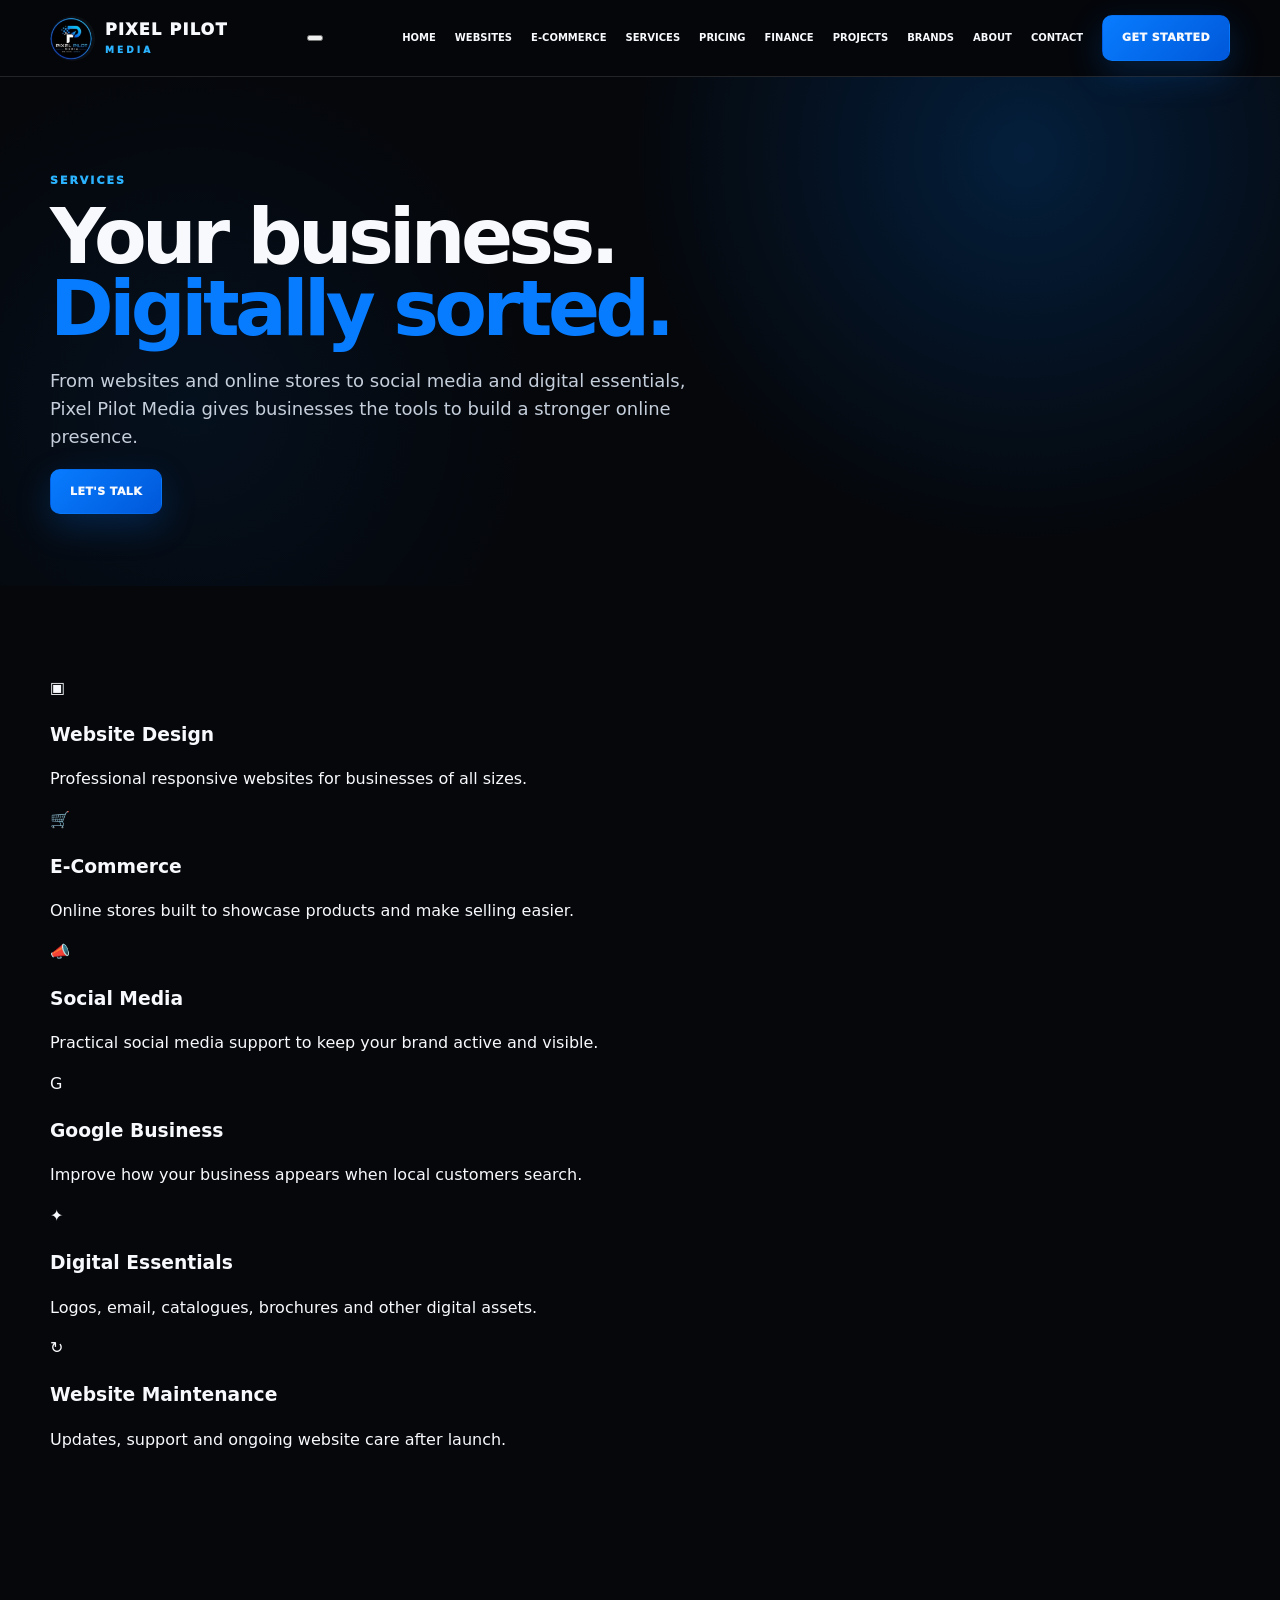
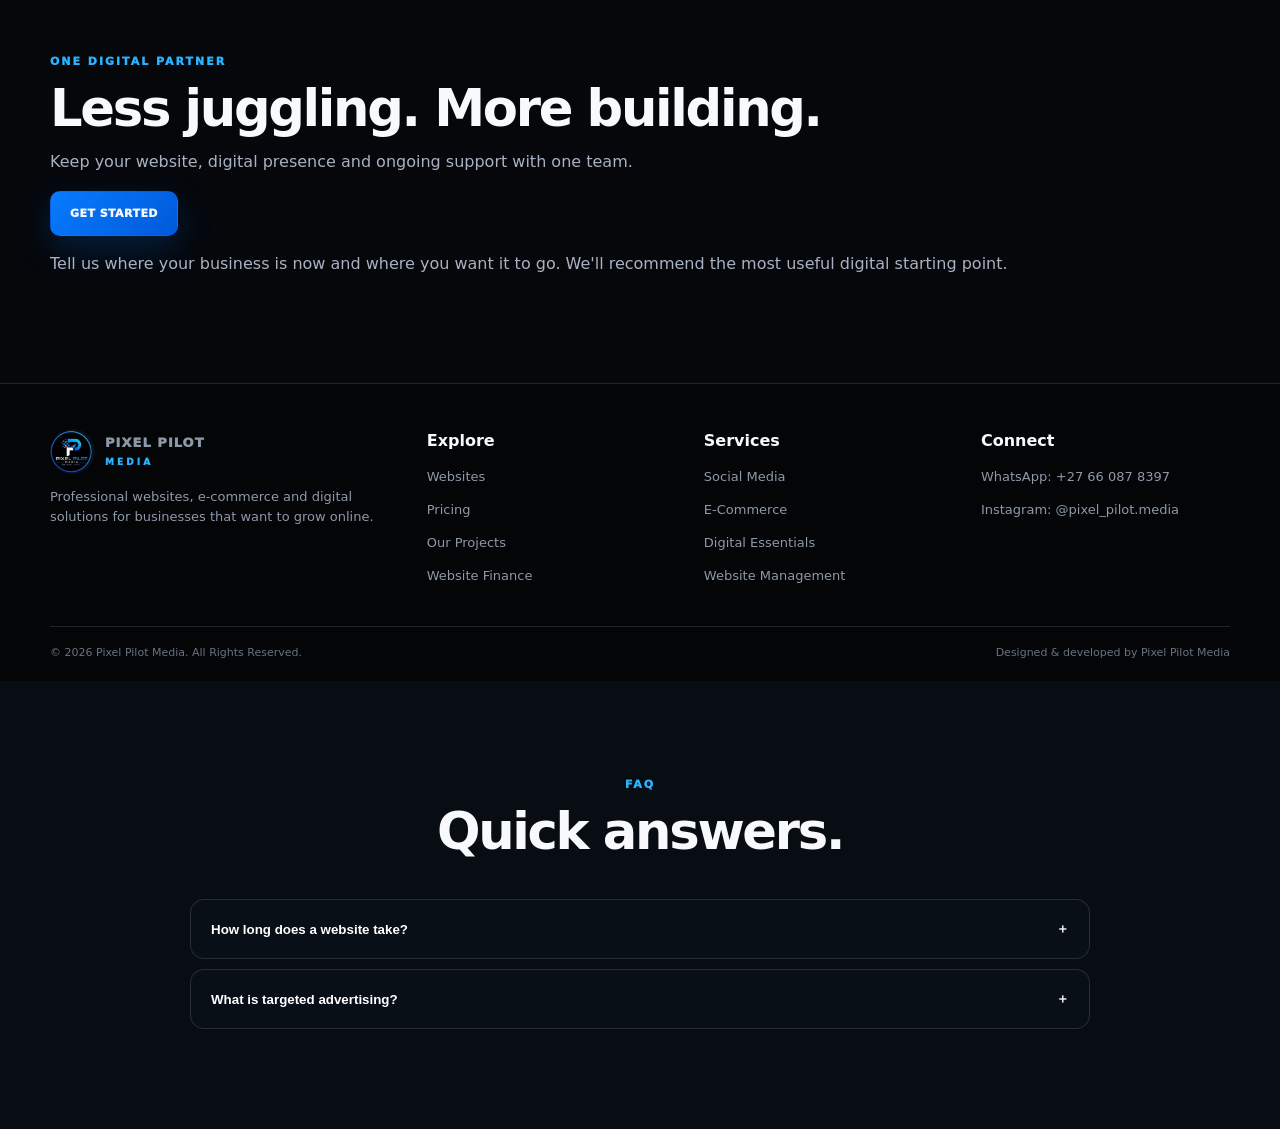
<file: services.html>
<!doctype html><html lang="en"><head><meta charset="utf-8"><meta name="viewport" content="width=device-width,initial-scale=1"><meta name="description" content="Pixel Pilot Media — websites, e-commerce and digital solutions."><title>Services | Pixel Pilot Media</title><style>
:root{--bg:#05070b;--ink:#f7f9fc;--muted:#a8b2c2;--blue:#087cff;--blue2:#2bb3ff;--panel:#0b111a;--panel2:#101925;--line:rgba(255,255,255,.12);--max:1180px}
*{box-sizing:border-box}html{scroll-behavior:smooth}body{margin:0;background:var(--bg);color:var(--ink);font-family:Inter,system-ui,-apple-system,BlinkMacSystemFont,"Segoe UI",sans-serif;line-height:1.55}a{text-decoration:none;color:inherit}img{max-width:100%;display:block}
.container{width:min(var(--max),calc(100% - 34px));margin:auto}
nav{position:sticky;top:0;z-index:100;background:rgba(5,7,11,.9);backdrop-filter:blur(18px);border-bottom:1px solid var(--line)}
.nav-inner{height:76px;display:flex;align-items:center;justify-content:space-between;gap:18px}.brand{display:flex;align-items:center;gap:10px;font-weight:950;letter-spacing:.08em}.brand img{width:45px;height:45px;border-radius:50%;object-fit:cover}.brand small{display:block;color:var(--blue2);font-size:9px;letter-spacing:.34em;margin-top:2px}
.links{display:flex;align-items:center;gap:19px;font-size:10px;font-weight:900;text-transform:uppercase}.links a:hover{color:var(--blue2)}.menu-btn{display:none;border:1px solid var(--line);background:#0b111a;color:#fff;border-radius:10px;width:44px;height:44px;font-size:23px}
.mobile-menu{display:none;position:absolute;top:76px;left:0;right:0;background:#070b11;border-bottom:1px solid var(--line);padding:14px}.mobile-menu a{display:block;padding:15px;border-bottom:1px solid var(--line);font-size:12px;font-weight:900;text-transform:uppercase}.mobile-menu.open{display:block}
.btn{display:inline-flex;align-items:center;justify-content:center;gap:8px;padding:13px 19px;border-radius:10px;font-size:11px;font-weight:950;text-transform:uppercase;letter-spacing:.04em;border:1px solid transparent;transition:.2s}.btn-primary{background:linear-gradient(135deg,var(--blue),#0058d9);box-shadow:0 12px 35px rgba(0,124,255,.22)}.btn-outline{border-color:rgba(255,255,255,.25);background:rgba(255,255,255,.025)}.btn:hover{transform:translateY(-2px)}
.hero{padding:95px 0 72px;background:radial-gradient(circle at 80% 15%,rgba(0,124,255,.2),transparent 35%),radial-gradient(circle at 15% 65%,rgba(0,124,255,.08),transparent 30%)}.hero-grid{display:grid;grid-template-columns:1.02fr .98fr;gap:48px;align-items:center}.eyebrow,.kicker{color:var(--blue2);font-size:11px;font-weight:950;letter-spacing:.18em;text-transform:uppercase}h1{font-size:clamp(48px,6vw,82px);line-height:.94;letter-spacing:-.06em;margin:12px 0 22px}.gradient{color:var(--blue)}h2{font-size:clamp(34px,4vw,52px);line-height:1.02;letter-spacing:-.045em;margin:9px 0 15px}.hero p{font-size:18px;color:#c5cedb;max-width:650px}.actions{display:flex;flex-wrap:wrap;gap:10px;margin-top:27px}
.browser{padding:10px;background:#080b10;border:1px solid rgba(255,255,255,.22);border-radius:20px;box-shadow:0 25px 80px rgba(0,0,0,.55),0 0 55px rgba(0,124,255,.14)}.browserbar{height:25px;display:flex;gap:6px;align-items:center;padding:0 7px}.dot{width:7px;height:7px;border-radius:50%;background:#4c5664}.browser img{width:100%;height:390px;object-fit:cover;object-position:top;border-radius:11px}
section{padding:90px 0}.head{text-align:center;max-width:780px;margin:0 auto 42px}.head p{color:var(--muted)}
.solution-grid{display:grid;grid-template-columns:repeat(3,1fr);gap:16px}.solution{position:relative;overflow:hidden;min-height:245px;border:1px solid var(--line);border-radius:20px;background:linear-gradient(145deg,#0d141e,#080c12);padding:28px}.solution:after{content:"";position:absolute;width:160px;height:160px;border-radius:50%;right:-65px;top:-65px;background:rgba(0,124,255,.1)}.solution .emoji{font-size:31px}.solution h3{font-size:22px;margin:17px 0 8px}.solution p{color:var(--muted);font-size:14px}.solution .btn{margin-top:9px}
.price-grid{display:grid;grid-template-columns:repeat(3,1fr);gap:16px}.price-card{border:1px solid var(--line);border-radius:20px;background:#090f17;padding:27px;position:relative}.price-card.featured{border-color:rgba(43,179,255,.65);box-shadow:0 0 45px rgba(0,124,255,.09)}.price{font-size:39px;font-weight:1000;line-height:1;margin:13px 0}.price small{font-size:12px;color:var(--muted);font-weight:700}.price-card ul{padding-left:19px;color:#b6c0cf;font-size:13px}.price-card li{margin:8px 0}
.finance-strip{border:1px solid rgba(0,124,255,.34);border-radius:22px;background:radial-gradient(circle at 80% 10%,rgba(0,124,255,.14),transparent 35%),#080e16;padding:28px;display:flex;justify-content:space-between;align-items:center;gap:25px}.finance-strip h3{margin:0;font-size:24px}.finance-strip p{color:var(--muted);margin:6px 0 0}
.projects{display:grid;grid-template-columns:repeat(2,1fr);gap:22px}.project{overflow:hidden;border:1px solid var(--line);border-radius:19px;background:#090d13}.shot{aspect-ratio:16/9;overflow:hidden}.shot img{width:100%;height:100%;object-fit:cover;object-position:top;transition:.35s}.project:hover img{transform:scale(1.025)}.project-body{padding:22px}.project-body h3{font-size:24px;margin:6px 0}.project-body p{color:var(--muted);font-size:13px}
.brands{display:grid;grid-template-columns:repeat(5,1fr);gap:12px}.brandbox{min-height:120px;border-radius:15px;background:#f4f5f6;color:#090c11;display:grid;place-items:center;text-align:center;font-weight:950;padding:17px}.brandbox small{display:block;color:#6a7481;font-size:9px;letter-spacing:.08em;text-transform:uppercase;margin-top:6px}
.faq{max-width:900px;margin:auto}.faq-item{border:1px solid var(--line);border-radius:14px;margin:10px 0;background:#090f17;overflow:hidden}.faq-q{width:100%;border:0;background:none;color:#fff;text-align:left;padding:20px;font-weight:900;display:flex;justify-content:space-between;align-items:center;cursor:pointer}.faq-a{display:none;padding:0 20px 20px;color:var(--muted);font-size:14px}.faq-item.open .faq-a{display:block}
.finders{display:grid;grid-template-columns:1fr 1fr;gap:20px}.finder{border:1px solid rgba(43,179,255,.28);border-radius:22px;background:linear-gradient(145deg,#0c141e,#080d14);padding:28px}.finder h3{font-size:25px;margin:10px 0}.finder p{color:var(--muted)}.finder button{width:100%;margin-top:8px}.quiz{display:none;margin-top:20px;border-top:1px solid var(--line);padding-top:20px}.quiz.show{display:block}.question{font-size:13px;font-weight:900;margin:18px 0 9px}.options{display:grid;gap:8px}.option{border:1px solid var(--line);background:#070b10;color:#dce4ef;border-radius:10px;padding:12px;text-align:left;cursor:pointer}.option.selected{border-color:var(--blue2);background:rgba(0,124,255,.12)}.recommend{display:none;margin-top:20px;padding:18px;border-radius:14px;background:rgba(0,124,255,.09);border:1px solid rgba(43,179,255,.35)}.recommend.show{display:block}.recommend strong{font-size:20px}.recommend .reason{color:var(--muted);font-size:13px;margin:5px 0 14px}
.contact{background:#080d14}.contact-grid{display:grid;grid-template-columns:.8fr 1.2fr;gap:22px}.contactbox,.form{border:1px solid var(--line);border-radius:20px;background:#0a1119;padding:29px}.contactbox p{color:var(--muted)}label{font-size:12px;font-weight:900;display:block;margin:0 0 7px}input,select,textarea{width:100%;padding:14px;background:#060a0f;border:1px solid var(--line);border-radius:9px;color:#fff;margin-bottom:14px}textarea{min-height:130px}
footer{padding:45px 0 20px;border-top:1px solid var(--line);background:#030507}.footer-grid{display:grid;grid-template-columns:1.4fr 1fr 1fr 1fr;gap:28px}footer p,footer a{color:#8e99a8;font-size:13px}.copy{border-top:1px solid var(--line);margin-top:27px;padding-top:17px;color:#687382;font-size:11px;display:flex;justify-content:space-between}
@media(max-width:900px){.links{display:none}.menu-btn{display:block}.hero-grid,.finders,.contact-grid{grid-template-columns:1fr}.hero-shot{order:-1}.solution-grid,.price-grid{grid-template-columns:1fr 1fr}.brands{grid-template-columns:repeat(2,1fr)}.projects{grid-template-columns:1fr}.footer-grid{grid-template-columns:1fr 1fr}.finance-strip{align-items:flex-start;flex-direction:column}}
@media(max-width:600px){.container{width:calc(100% - 24px)}.hero{padding:62px 0}.hero p{font-size:16px}.browser img{height:290px}.solution-grid,.price-grid,.brands,.footer-grid{grid-template-columns:1fr}.solution{min-height:0}section{padding:65px 0}.copy{flex-direction:column;gap:7px}}
</style></head><body><nav class="site-nav">
  <div class="container nav-inner">
    <a class="brand" href="index.html" aria-label="Pixel Pilot Media home">
      <img src="logo.png" alt="Pixel Pilot Media logo">
      <span>PIXEL PILOT<small>MEDIA</small></span>
    </a>
    <button class="menu-toggle" type="button" aria-label="Open navigation menu" aria-expanded="false" aria-controls="mobile-menu">
      <span></span><span></span><span></span>
    </button>
    <div class="links" id="desktop-nav">
      <a href="index.html">Home</a>
      <a href="websites.html">Websites</a>
      <a href="ecommerce.html">E-Commerce</a>
      <a href="services.html">Services</a>
      <a href="pricing.html">Pricing</a>
      <a href="finance.html">Finance</a>
      <a href="projects.html">Projects</a>
      <a href="brands.html">Brands</a>
      <a href="about.html">About</a>
      <a href="contact.html">Contact</a>
      <a class="btn btn-primary" href="contact.html">Get Started</a>
    </div>
  </div>
  <div class="mobile-menu" id="mobile-menu" aria-hidden="true">
    <div class="mobile-menu-inner container">
      <a href="index.html">Home</a>
      <a href="websites.html">Websites</a>
      <a href="ecommerce.html">E-Commerce</a>
      <a href="services.html">Services</a>
      <a href="pricing.html">Pricing</a>
      <a href="finance.html">Finance</a>
      <a href="projects.html">Our Projects</a>
      <a href="brands.html">Our Brands</a>
      <a href="about.html">About</a>
      <a href="contact.html">Contact</a>
      <div class="mobile-menu-actions">
        <a class="btn btn-primary" href="https://wa.me/27660878397">WhatsApp Us</a>
        <a class="btn btn-outline" href="https://www.instagram.com/pixel_pilot.media/" target="_blank" rel="noopener">Instagram</a>
      </div>
    </div>
  </div>
</nav><section class="hero"><div class="container"><div class="kicker">Services</div><h1>Your business.<br><span class="gradient">Digitally sorted.</span></h1><p>From websites and online stores to social media and digital essentials, Pixel Pilot Media gives businesses the tools to build a stronger online presence.</p><a class="btn btn-primary" href="contact.html">Let's Talk</a></div></section>
<section><div class="container"><div class="grid3"><div class="card"><div class="icon">▣</div><h3>Website Design</h3><p>Professional responsive websites for businesses of all sizes.</p></div><div class="card"><div class="icon">🛒</div><h3>E-Commerce</h3><p>Online stores built to showcase products and make selling easier.</p></div><div class="card"><div class="icon">📣</div><h3>Social Media</h3><p>Practical social media support to keep your brand active and visible.</p></div><div class="card"><div class="icon">G</div><h3>Google Business</h3><p>Improve how your business appears when local customers search.</p></div><div class="card"><div class="icon">✦</div><h3>Digital Essentials</h3><p>Logos, email, catalogues, brochures and other digital assets.</p></div><div class="card"><div class="icon">↻</div><h3>Website Maintenance</h3><p>Updates, support and ongoing website care after launch.</p></div></div></div></section>
<section class="finance"><div class="container"><div class="finance-box"><div><span class="eyebrow">One Digital Partner</span><h2>Less juggling. More building.</h2><p style="color:var(--muted)">Keep your website, digital presence and ongoing support with one team.</p><a class="btn btn-primary" href="contact.html">Get Started</a></div><div><p style="color:var(--muted)">Tell us where your business is now and where you want it to go. We'll recommend the most useful digital starting point.</p></div></div></div></section><footer><div class="container"><div class="footer-grid"><div><a class="brand" href="index.html"><img src="logo.png"><span>PIXEL PILOT<small>MEDIA</small></span></a><p>Professional websites, e-commerce and digital solutions for businesses that want to grow online.</p></div><div><b>Explore</b><p><a href="websites.html">Websites</a></p><p><a href="pricing.html">Pricing</a></p><p><a href="projects.html">Our Projects</a></p><p><a href="finance.html">Website Finance</a></p></div><div><b>Services</b><p><a href="services.html">Social Media</a></p><p><a href="ecommerce.html">E-Commerce</a></p><p><a href="services.html">Digital Essentials</a></p><p><a href="services.html">Website Management</a></p></div><div><b>Connect</b><p><a href="https://wa.me/27660878397" target="_blank">WhatsApp: +27 66 087 8397</a></p><p><a href="https://www.instagram.com/pixel_pilot.media/" target="_blank">Instagram: @pixel_pilot.media</a></p></div></div><div class="copy"><span>© 2026 Pixel Pilot Media. All Rights Reserved.</span><span>Designed & developed by Pixel Pilot Media</span></div></div></footer>
<script>
(function(){
  const nav=document.querySelector('.site-nav');
  const toggle=document.querySelector('.menu-toggle');
  const menu=document.getElementById('mobile-menu');
  if(!nav||!toggle||!menu) return;
  function closeMenu(){nav.classList.remove('menu-open');toggle.setAttribute('aria-expanded','false');toggle.setAttribute('aria-label','Open navigation menu');menu.setAttribute('aria-hidden','true');}
  toggle.addEventListener('click',function(){
    const open=!nav.classList.contains('menu-open');
    nav.classList.toggle('menu-open',open);
    toggle.setAttribute('aria-expanded',String(open));
    toggle.setAttribute('aria-label',open?'Close navigation menu':'Open navigation menu');
    menu.setAttribute('aria-hidden',String(!open));
  });
  menu.querySelectorAll('a').forEach(a=>a.addEventListener('click',closeMenu));
  document.addEventListener('keydown',e=>{if(e.key==='Escape')closeMenu();});
  const page=(location.pathname.split('/').pop()||'index.html').toLowerCase();
  document.querySelectorAll('.links a, .mobile-menu a').forEach(a=>{
    const href=(a.getAttribute('href')||'').split('/').pop().toLowerCase();
    if(href===page && !a.classList.contains('btn')) a.classList.add('active-page');
  });
})();
</script>
<section style="background:#080d14"><div class="container"><div class="head"><span class="eyebrow">FAQ</span><h2>Quick answers.</h2></div><div class="faq">
<div class="faq-item"><button class="faq-q">How long does a website take? <span>＋</span></button><div class="faq-a"><b>Simple Website:</b> within 12 hours. <b>Advanced Multi-Page:</b> within 24 hours. <b>E-Commerce:</b> 7–14 days. <b>Urgent E-Commerce:</b> 5 days.</div></div>
<div class="faq-item"><button class="faq-q">What is targeted advertising? <span>＋</span></button><div class="faq-a">Targeted advertising helps place your business in front of people who are more likely to become customers, using factors such as location, interests, demographics and online behaviour. The aim is to reach the right audience, not simply collect views.</div></div>
</div></div></section>
<script>document.querySelectorAll('.faq-q').forEach(q=>q.addEventListener('click',()=>{const i=q.parentElement;i.classList.toggle('open');q.querySelector('span').textContent=i.classList.contains('open')?'−':'＋'}));</script>
</body></html>
</file>
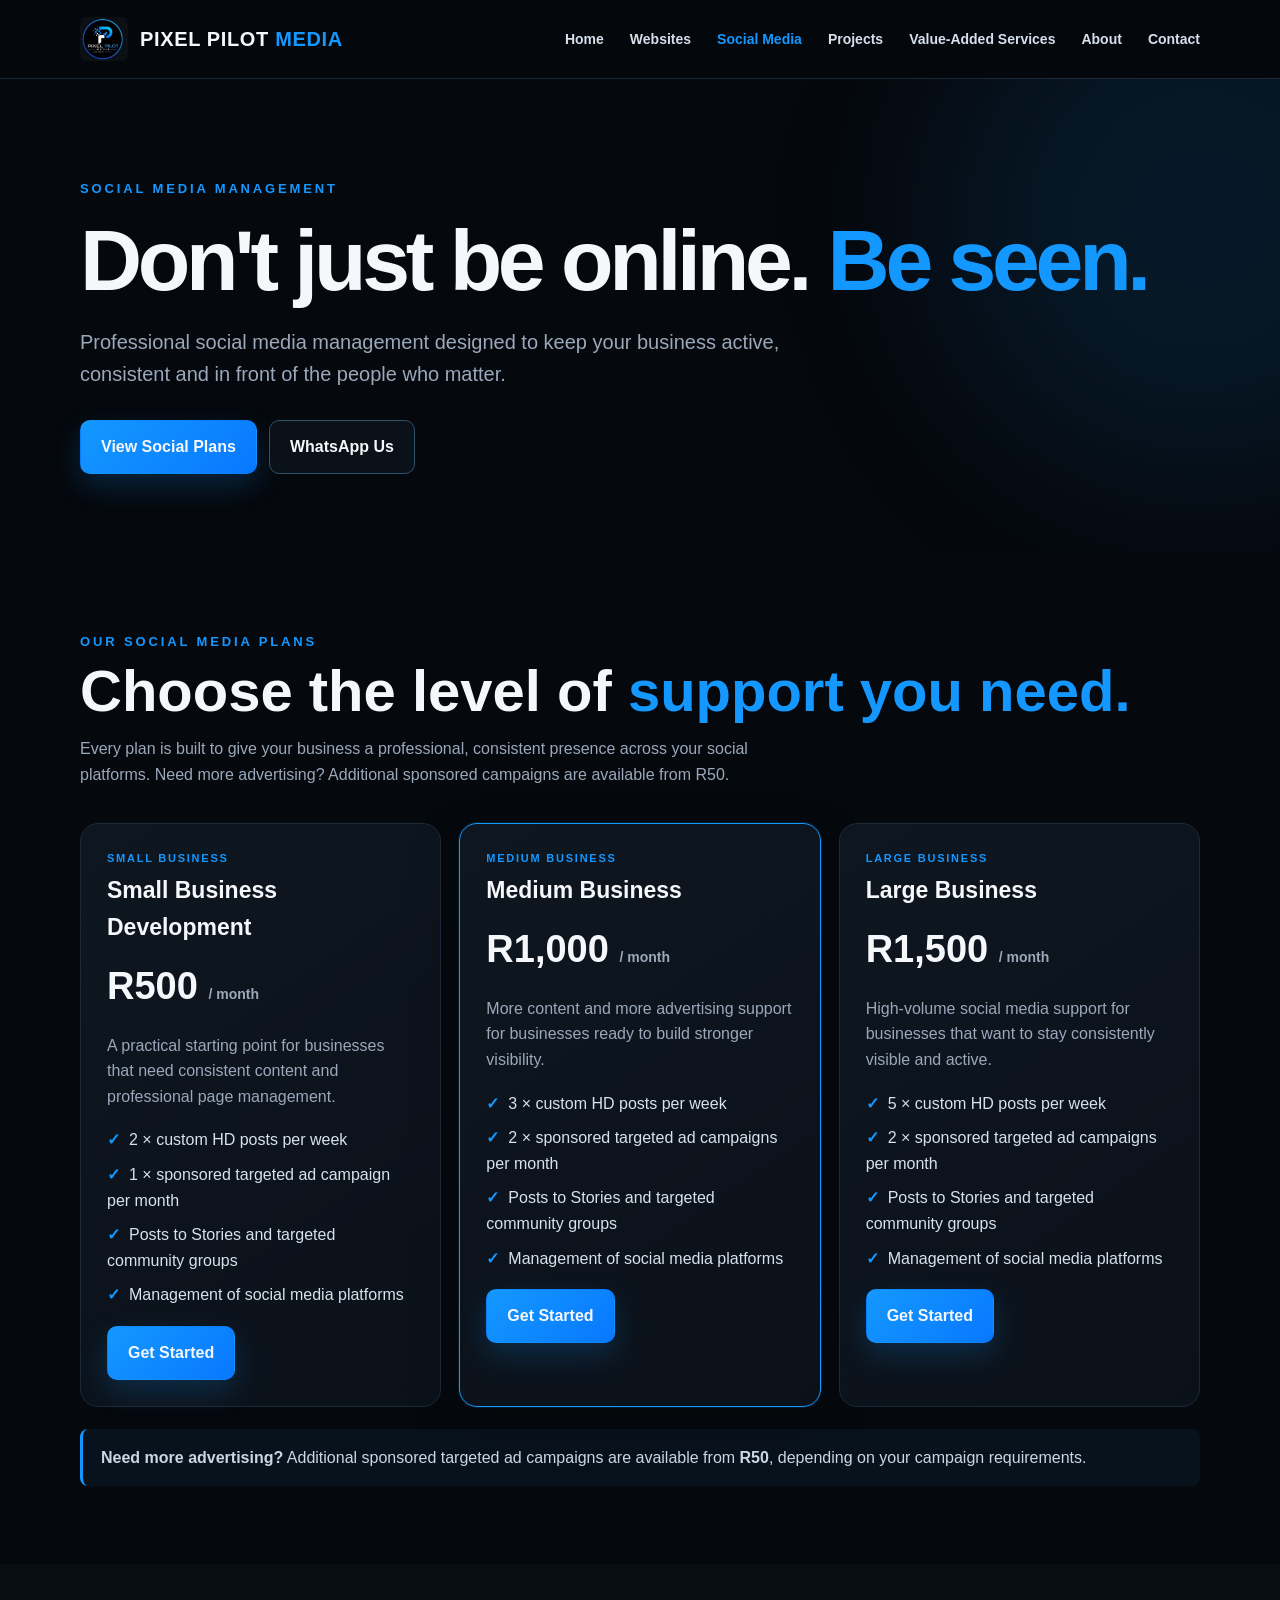
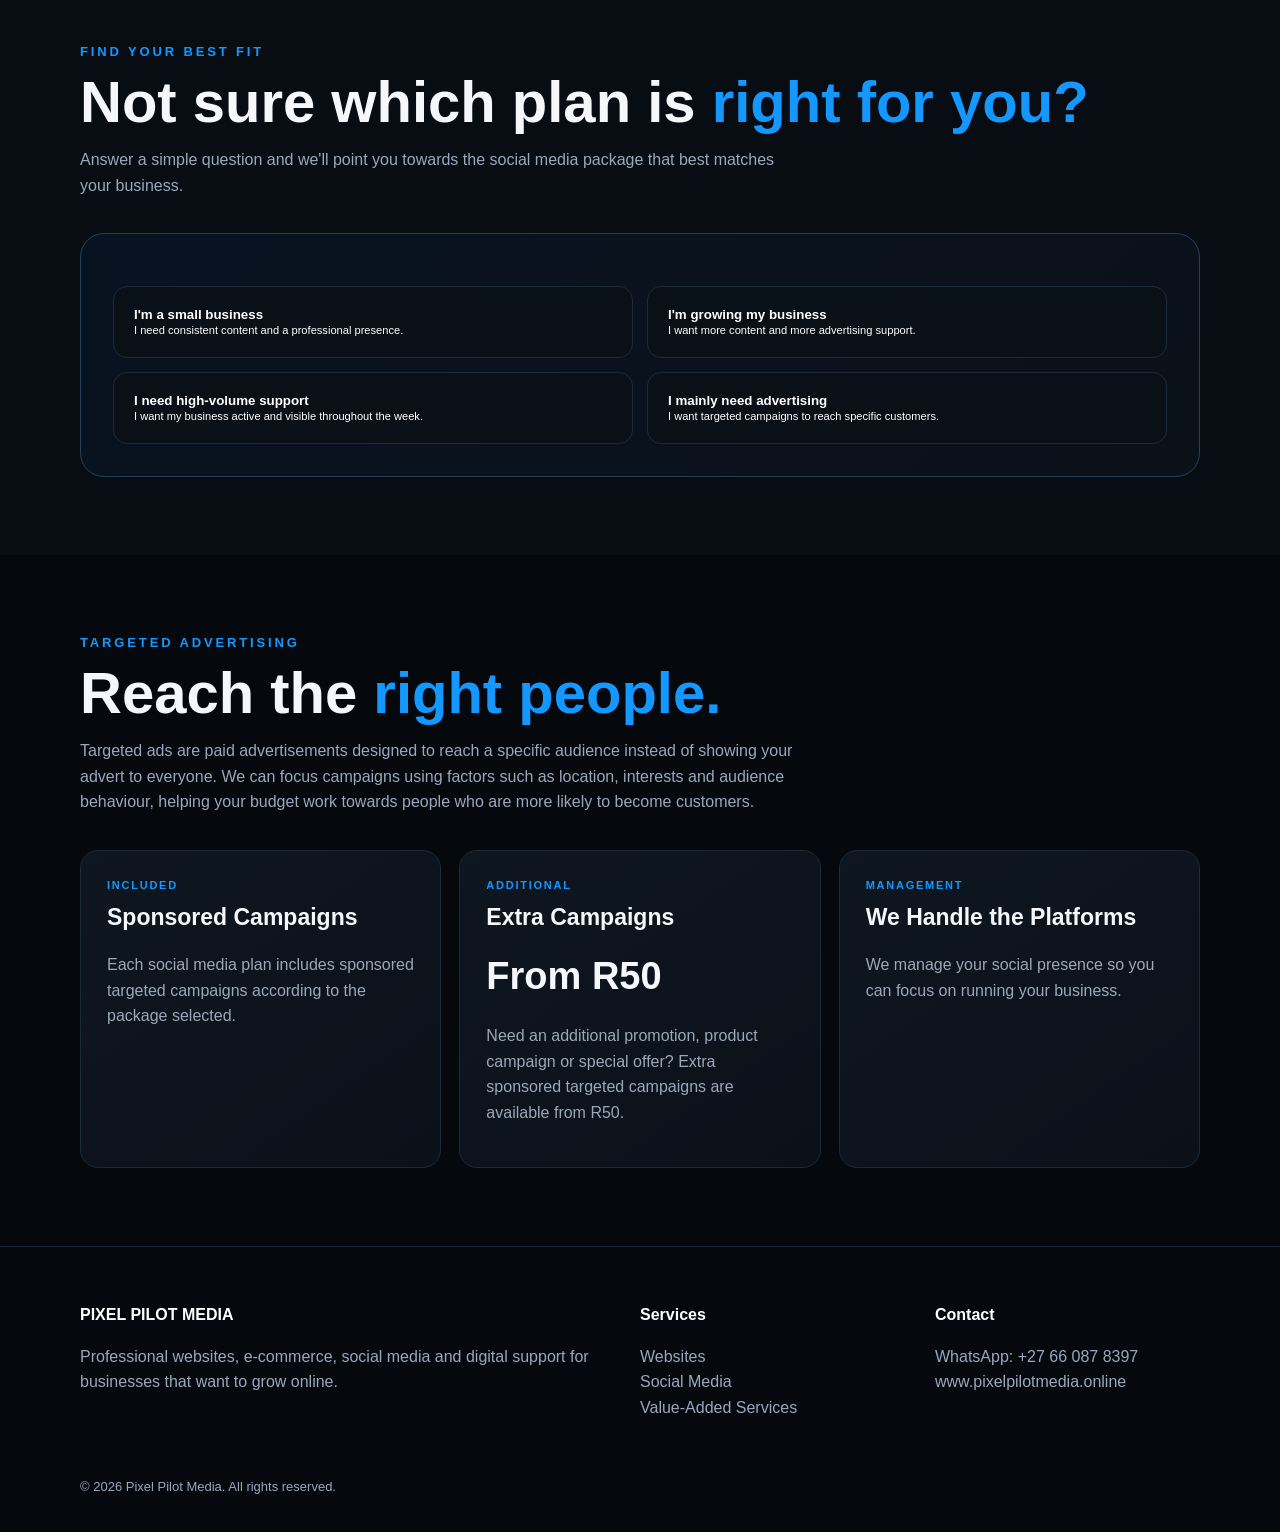
<file: social.html>
<!doctype html><html lang="en"><head><meta charset="utf-8"><meta name="viewport" content="width=device-width,initial-scale=1"><title>Social Media Management | Pixel Pilot Media</title><link rel="stylesheet" href="style.css"></head><body>
<header>
  <div class="container nav">
    <a class="brand" href="index.html"><img src="logo.png" alt="Pixel Pilot Media"><span>PIXEL PILOT <b>MEDIA</b></span></a>
    <nav class="navlinks">
      <a href="index.html">Home</a><a href="websites.html">Websites</a><a class="active" href="social.html">Social Media</a>
      <a href="projects.html">Projects</a><a href="value-added.html">Value-Added Services</a><a href="about.html">About</a><a href="contact.html">Contact</a>
    </nav>
    <button class="menu" aria-label="Open menu">☰</button>
  </div>
  <div class="container mobile-nav">
    <a href="index.html">Home</a><a href="websites.html">Websites & E-Commerce</a><a href="social.html">Social Media Management</a>
    <a href="projects.html">Projects</a><a href="value-added.html">Value-Added Services</a><a href="about.html">About</a><a href="contact.html">Contact</a>
  </div>
</header>
<main>
<section class="hero"><div class="container"><div class="eyebrow">Social Media Management</div><h1>Don't just be online. <span>Be seen.</span></h1><p class="lead">Professional social media management designed to keep your business active, consistent and in front of the people who matter.</p><div class="actions"><a class="btn primary" href="#plans">View Social Plans</a><a class="btn secondary" href="https://wa.me/27660878397">WhatsApp Us</a></div></div></section>

<section id="plans"><div class="container"><div class="section-head"><div class="eyebrow">Our Social Media Plans</div><h2>Choose the level of <span>support you need.</span></h2><p>Every plan is built to give your business a professional, consistent presence across your social platforms. Need more advertising? Additional sponsored campaigns are available from R50.</p></div>
<div class="grid">
  <div class="card"><div class="tag">Small Business</div><h3>Small Business Development</h3><div class="price">R500 <small>/ month</small></div><p>A practical starting point for businesses that need consistent content and professional page management.</p><ul class="list"><li>2 × custom HD posts per week</li><li>1 × sponsored targeted ad campaign per month</li><li>Posts to Stories and targeted community groups</li><li>Management of social media platforms</li></ul><a class="btn primary" href="contact.html">Get Started</a></div>
  <div class="card featured"><div class="tag">Medium Business</div><h3>Medium Business</h3><div class="price">R1,000 <small>/ month</small></div><p>More content and more advertising support for businesses ready to build stronger visibility.</p><ul class="list"><li>3 × custom HD posts per week</li><li>2 × sponsored targeted ad campaigns per month</li><li>Posts to Stories and targeted community groups</li><li>Management of social media platforms</li></ul><a class="btn primary" href="contact.html">Get Started</a></div>
  <div class="card"><div class="tag">Large Business</div><h3>Large Business</h3><div class="price">R1,500 <small>/ month</small></div><p>High-volume social media support for businesses that want to stay consistently visible and active.</p><ul class="list"><li>5 × custom HD posts per week</li><li>2 × sponsored targeted ad campaigns per month</li><li>Posts to Stories and targeted community groups</li><li>Management of social media platforms</li></ul><a class="btn primary" href="contact.html">Get Started</a></div>
</div>
<div class="notice" style="margin-top:22px"><strong>Need more advertising?</strong> Additional sponsored targeted ad campaigns are available from <strong>R50</strong>, depending on your campaign requirements.</div>
</div></section>

<section style="background:#080d14"><div class="container"><div class="section-head"><div class="eyebrow">Find Your Best Fit</div><h2>Not sure which plan is <span>right for you?</span></h2><p>Answer a simple question and we'll point you towards the social media package that best matches your business.</p></div>
<div class="chooser" data-social-chooser><div class="choice-grid"><button class="choice" data-value="small"><strong>I'm a small business</strong><br><small>I need consistent content and a professional presence.</small></button><button class="choice" data-value="medium"><strong>I'm growing my business</strong><br><small>I want more content and more advertising support.</small></button><button class="choice" data-value="large"><strong>I need high-volume support</strong><br><small>I want my business active and visible throughout the week.</small></button><button class="choice" data-value="ads"><strong>I mainly need advertising</strong><br><small>I want targeted campaigns to reach specific customers.</small></button></div><div class="result"><div class="result-text"></div></div></div></div></section>

<section><div class="container"><div class="section-head"><div class="eyebrow">Targeted Advertising</div><h2>Reach the <span>right people.</span></h2><p>Targeted ads are paid advertisements designed to reach a specific audience instead of showing your advert to everyone. We can focus campaigns using factors such as location, interests and audience behaviour, helping your budget work towards people who are more likely to become customers.</p></div><div class="grid"><div class="card"><div class="tag">Included</div><h3>Sponsored Campaigns</h3><p>Each social media plan includes sponsored targeted campaigns according to the package selected.</p></div><div class="card"><div class="tag">Additional</div><h3>Extra Campaigns</h3><div class="price">From R50</div><p>Need an additional promotion, product campaign or special offer? Extra sponsored targeted campaigns are available from R50.</p></div><div class="card"><div class="tag">Management</div><h3>We Handle the Platforms</h3><p>We manage your social presence so you can focus on running your business.</p></div></div></div></section>
</main>
<footer><div class="container footer-grid">
<div><div class="footer-title">PIXEL PILOT MEDIA</div><p>Professional websites, e-commerce, social media and digital support for businesses that want to grow online.</p></div>
<div><div class="footer-title">Services</div><p><a href="websites.html">Websites</a><br><a href="social.html">Social Media</a><br><a href="value-added.html">Value-Added Services</a></p></div>
<div><div class="footer-title">Contact</div><p>WhatsApp: +27 66 087 8397<br>www.pixelpilotmedia.online</p></div>
</div><div class="container copyright">© 2026 Pixel Pilot Media. All rights reserved.</div></footer>
<script src="script.js"></script></body></html>
</file>
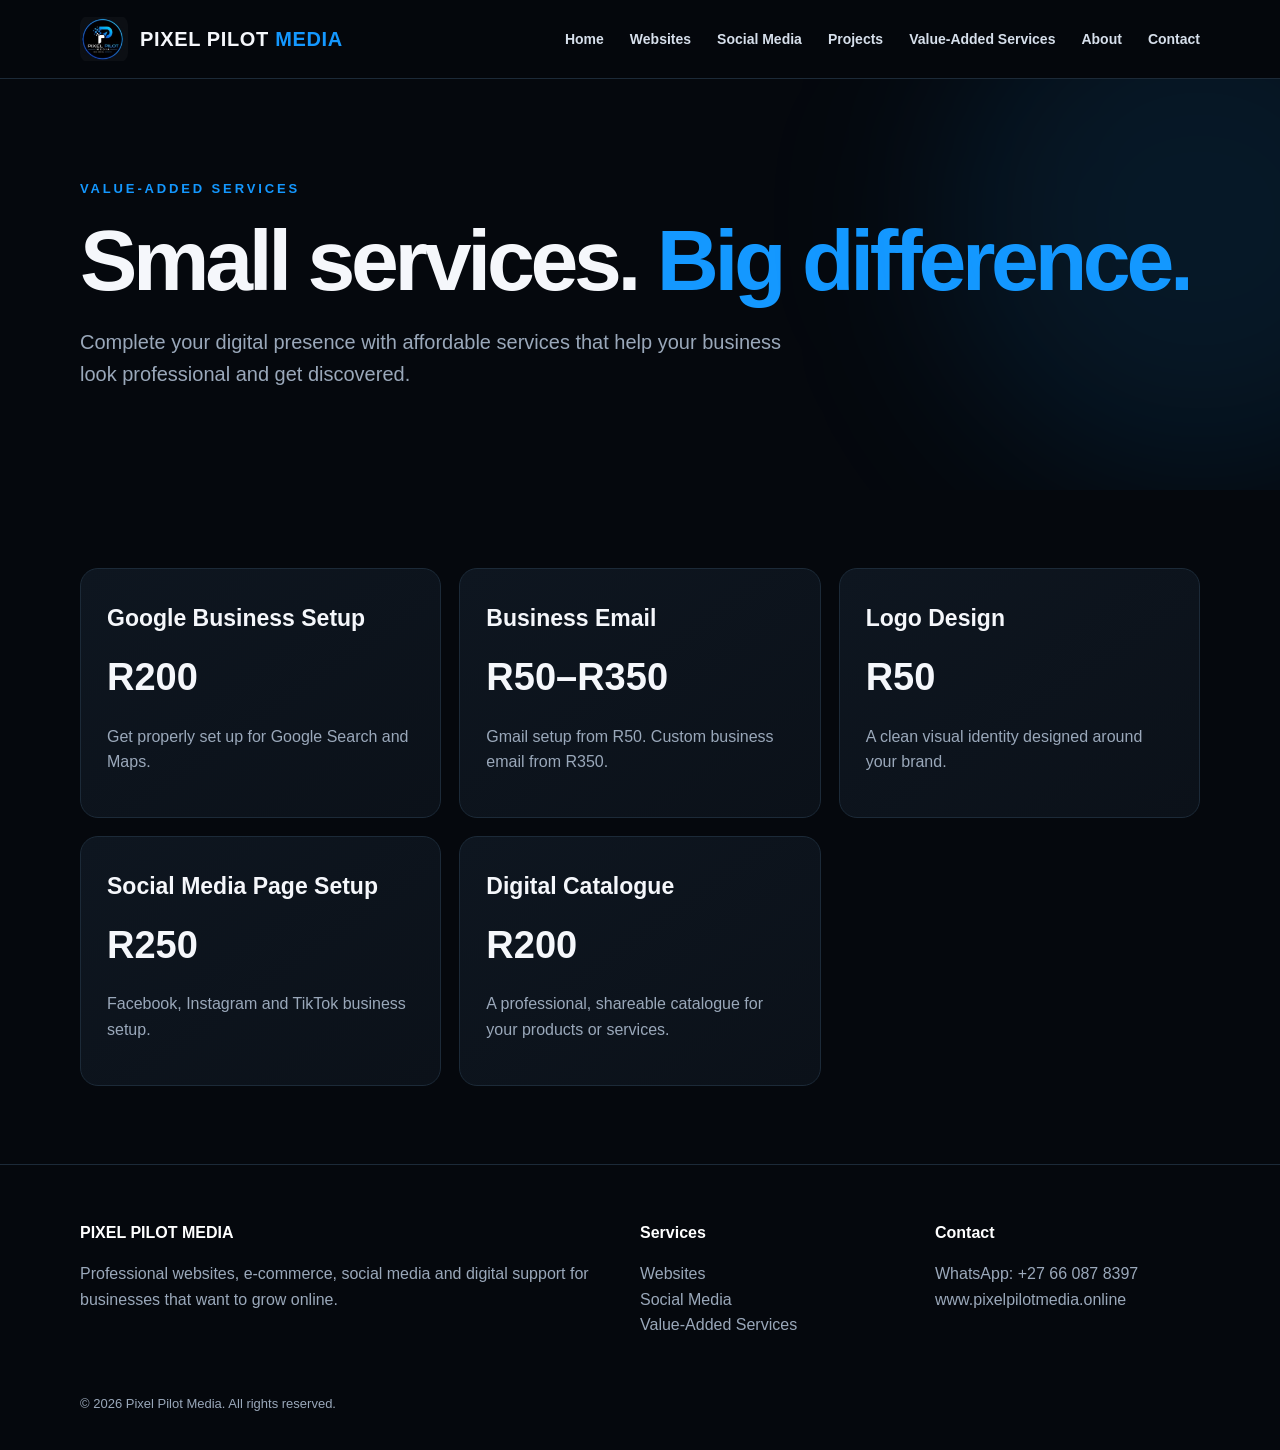
<file: value-added.html>
<!doctype html><html lang="en"><head><meta charset="utf-8"><meta name="viewport" content="width=device-width,initial-scale=1"><title>Value-Added Services | Pixel Pilot Media</title><link rel="stylesheet" href="style.css"></head><body>
<header>
  <div class="container nav">
    <a class="brand" href="index.html"><img src="logo.png" alt="Pixel Pilot Media"><span>PIXEL PILOT <b>MEDIA</b></span></a>
    <nav class="navlinks">
      <a href="index.html">Home</a><a href="websites.html">Websites</a><a href="social.html">Social Media</a>
      <a href="projects.html">Projects</a><a href="value-added.html">Value-Added Services</a><a href="about.html">About</a><a href="contact.html">Contact</a>
    </nav>
    <button class="menu" aria-label="Open menu">☰</button>
  </div>
  <div class="container mobile-nav">
    <a href="index.html">Home</a><a href="websites.html">Websites & E-Commerce</a><a href="social.html">Social Media Management</a>
    <a href="projects.html">Projects</a><a href="value-added.html">Value-Added Services</a><a href="about.html">About</a><a href="contact.html">Contact</a>
  </div>
</header>
<main>
<section class="hero"><div class="container"><div class="eyebrow">Value-Added Services</div><h1>Small services. <span>Big difference.</span></h1><p class="lead">Complete your digital presence with affordable services that help your business look professional and get discovered.</p></div></section>
<section><div class="container"><div class="grid">
<div class="card"><h3>Google Business Setup</h3><div class="price">R200</div><p>Get properly set up for Google Search and Maps.</p></div>
<div class="card"><h3>Business Email</h3><div class="price">R50–R350</div><p>Gmail setup from R50. Custom business email from R350.</p></div>
<div class="card"><h3>Logo Design</h3><div class="price">R50</div><p>A clean visual identity designed around your brand.</p></div>
<div class="card"><h3>Social Media Page Setup</h3><div class="price">R250</div><p>Facebook, Instagram and TikTok business setup.</p></div>
<div class="card"><h3>Digital Catalogue</h3><div class="price">R200</div><p>A professional, shareable catalogue for your products or services.</p></div>
</div></div></section>
</main>
<footer><div class="container footer-grid">
<div><div class="footer-title">PIXEL PILOT MEDIA</div><p>Professional websites, e-commerce, social media and digital support for businesses that want to grow online.</p></div>
<div><div class="footer-title">Services</div><p><a href="websites.html">Websites</a><br><a href="social.html">Social Media</a><br><a href="value-added.html">Value-Added Services</a></p></div>
<div><div class="footer-title">Contact</div><p>WhatsApp: +27 66 087 8397<br>www.pixelpilotmedia.online</p></div>
</div><div class="container copyright">© 2026 Pixel Pilot Media. All rights reserved.</div></footer>
<script src="script.js"></script></body></html>
</file>
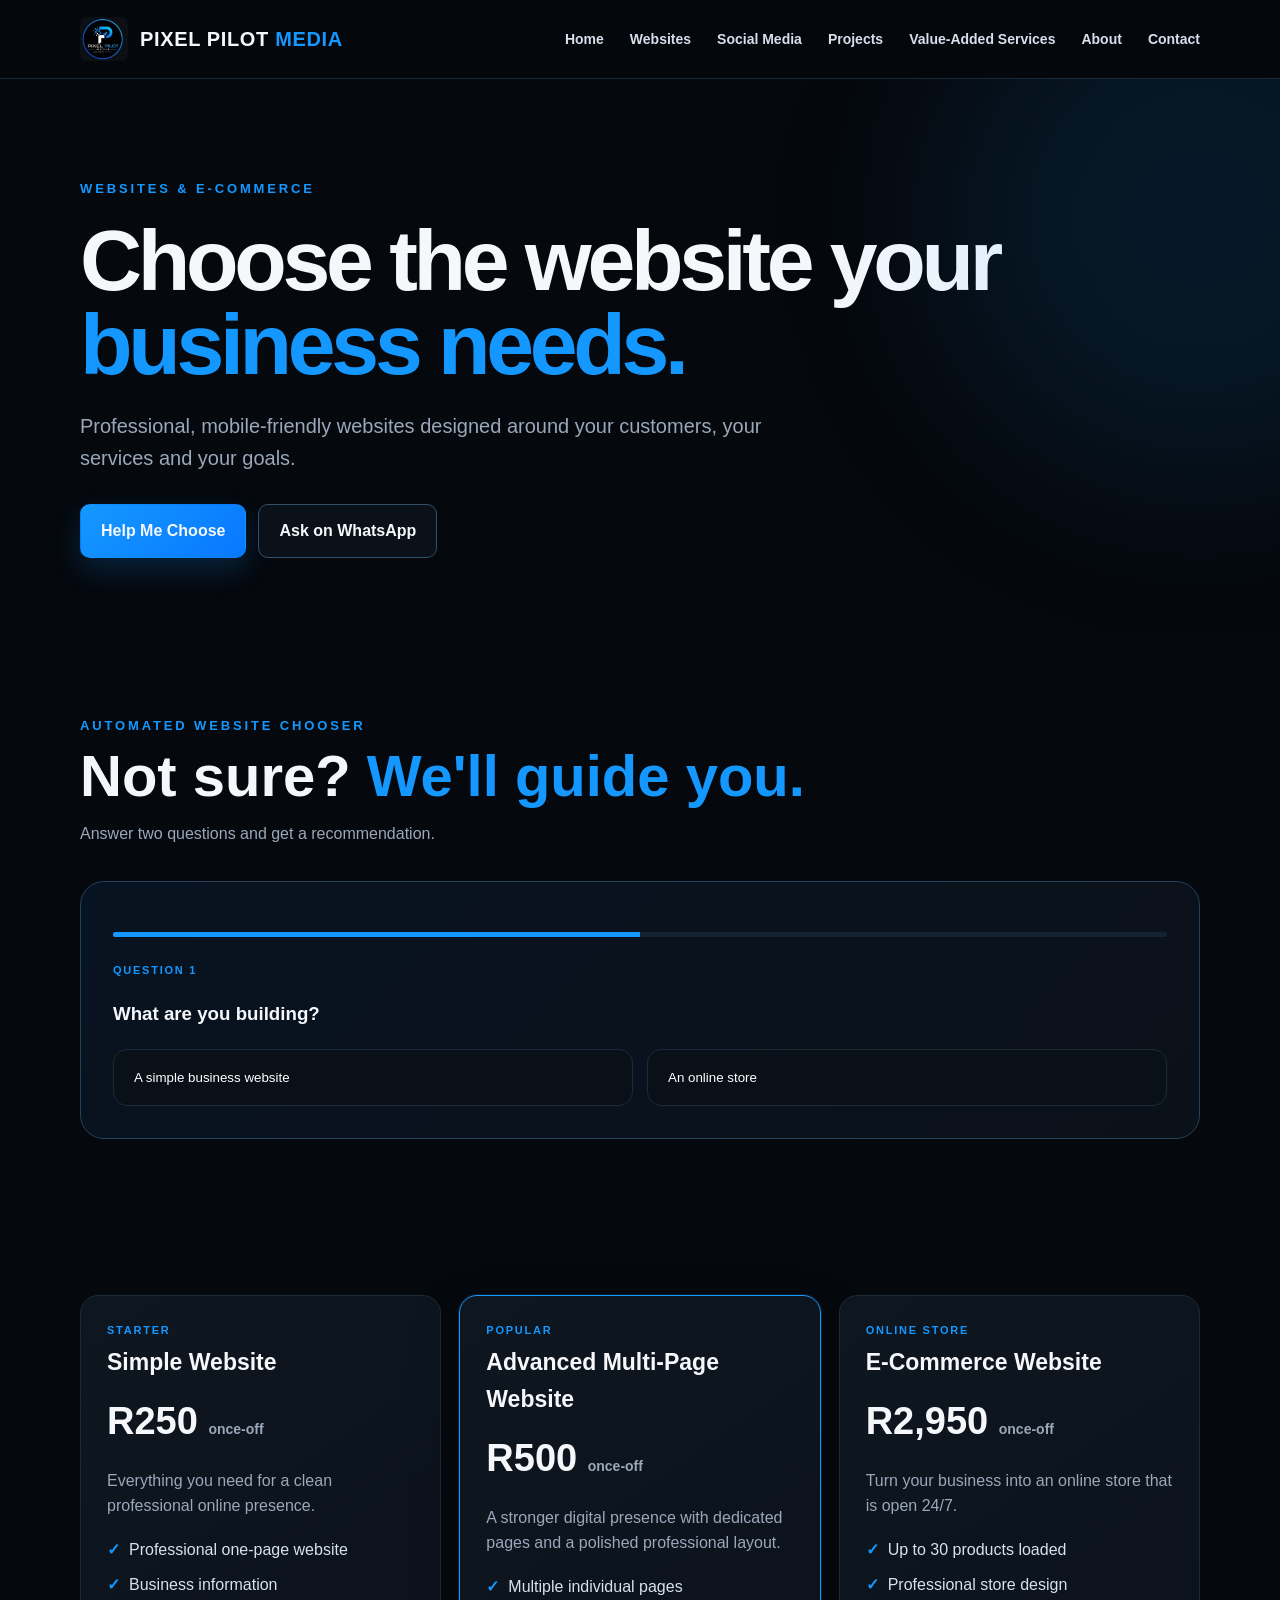
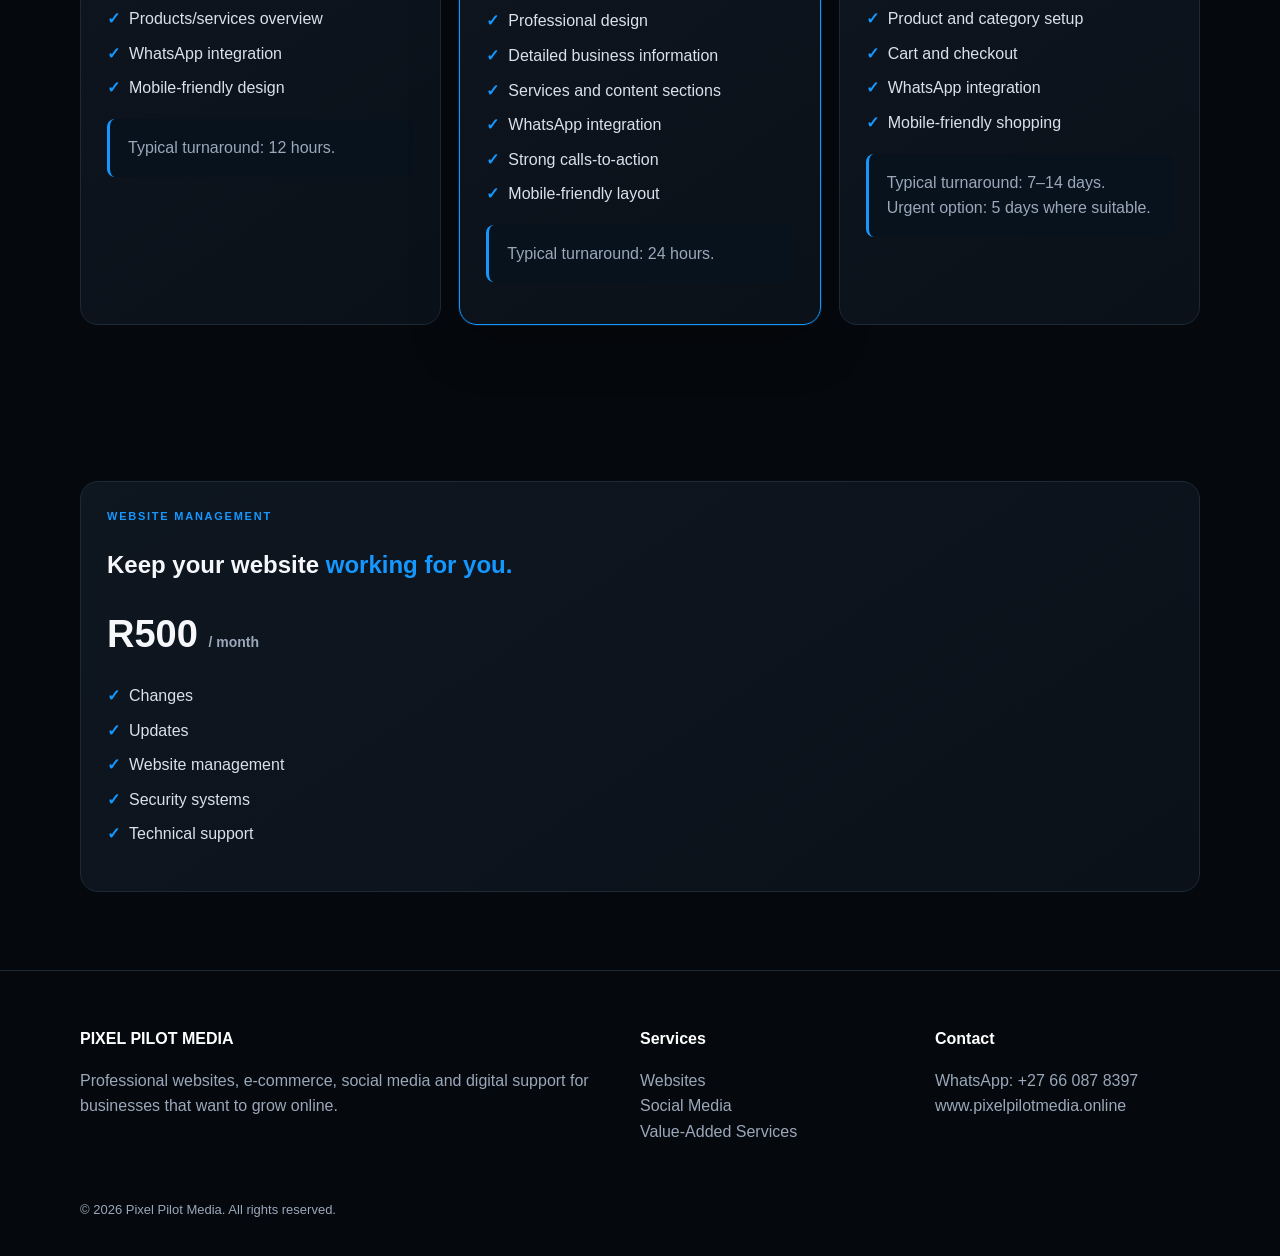
<file: websites.html>
<!doctype html><html lang="en"><head><meta charset="utf-8"><meta name="viewport" content="width=device-width,initial-scale=1"><title>Websites & E-Commerce | Pixel Pilot Media</title><link rel="stylesheet" href="style.css"></head><body>
<header>
  <div class="container nav">
    <a class="brand" href="index.html"><img src="logo.png" alt="Pixel Pilot Media"><span>PIXEL PILOT <b>MEDIA</b></span></a>
    <nav class="navlinks">
      <a href="index.html">Home</a><a href="websites.html">Websites</a><a href="social.html">Social Media</a>
      <a href="projects.html">Projects</a><a href="value-added.html">Value-Added Services</a><a href="about.html">About</a><a href="contact.html">Contact</a>
    </nav>
    <button class="menu" aria-label="Open menu">☰</button>
  </div>
  <div class="container mobile-nav">
    <a href="index.html">Home</a><a href="websites.html">Websites & E-Commerce</a><a href="social.html">Social Media Management</a>
    <a href="projects.html">Projects</a><a href="value-added.html">Value-Added Services</a><a href="about.html">About</a><a href="contact.html">Contact</a>
  </div>
</header>
<main>
<section class="hero"><div class="container"><div class="eyebrow">Websites & E-Commerce</div><h1>Choose the website your <span>business needs.</span></h1><p class="lead">Professional, mobile-friendly websites designed around your customers, your services and your goals.</p><div class="actions"><a class="btn primary" href="#chooser">Help Me Choose</a><a class="btn secondary" href="https://wa.me/27660878397">Ask on WhatsApp</a></div></div></section>
<section id="chooser"><div class="container"><div class="section-head"><div class="eyebrow">Automated website chooser</div><h2>Not sure? <span>We'll guide you.</span></h2><p>Answer two questions and get a recommendation.</p></div>
<div class="chooser" data-chooser><div class="progress"><span></span></div>
<div class="question active"><div class="tag">Question 1</div><h3>What are you building?</h3><div class="choice-grid"><button class="choice" data-value="simple">A simple business website</button><button class="choice" data-value="store">An online store</button></div></div>
<div class="question"><div class="tag">Question 2</div><h3>How detailed should it be?</h3><div class="choice-grid"><button class="choice" data-value="simple">Simple and focused</button><button class="choice" data-value="advanced">Multiple pages and detailed</button></div></div>
<div class="result"><div class="result-text"></div></div></div></div></section>
<section><div class="container"><div class="grid">
<div class="card" id="simple"><div class="tag">Starter</div><h3>Simple Website</h3><div class="price">R250 <small>once-off</small></div><p>Everything you need for a clean professional online presence.</p><ul class="list"><li>Professional one-page website</li><li>Business information</li><li>Products/services overview</li><li>WhatsApp integration</li><li>Mobile-friendly design</li></ul><p class="notice">Typical turnaround: 12 hours.</p></div>
<div class="card featured" id="advanced"><div class="tag">Popular</div><h3>Advanced Multi-Page Website</h3><div class="price">R500 <small>once-off</small></div><p>A stronger digital presence with dedicated pages and a polished professional layout.</p><ul class="list"><li>Multiple individual pages</li><li>Professional design</li><li>Detailed business information</li><li>Services and content sections</li><li>WhatsApp integration</li><li>Strong calls-to-action</li><li>Mobile-friendly layout</li></ul><p class="notice">Typical turnaround: 24 hours.</p></div>
<div class="card" id="ecommerce"><div class="tag">Online Store</div><h3>E-Commerce Website</h3><div class="price">R2,950 <small>once-off</small></div><p>Turn your business into an online store that is open 24/7.</p><ul class="list"><li>Up to 30 products loaded</li><li>Professional store design</li><li>Product and category setup</li><li>Cart and checkout</li><li>WhatsApp integration</li><li>Mobile-friendly shopping</li></ul><p class="notice">Typical turnaround: 7–14 days. Urgent option: 5 days where suitable.</p></div>
</div></div></section>
<section><div class="container"><div class="card" id="management"><div class="tag">Website Management</div><h2>Keep your website <span>working for you.</span></h2><div class="price">R500 <small>/ month</small></div><ul class="list"><li>Changes</li><li>Updates</li><li>Website management</li><li>Security systems</li><li>Technical support</li></ul></div></div></section>
</main>
<footer><div class="container footer-grid">
<div><div class="footer-title">PIXEL PILOT MEDIA</div><p>Professional websites, e-commerce, social media and digital support for businesses that want to grow online.</p></div>
<div><div class="footer-title">Services</div><p><a href="websites.html">Websites</a><br><a href="social.html">Social Media</a><br><a href="value-added.html">Value-Added Services</a></p></div>
<div><div class="footer-title">Contact</div><p>WhatsApp: +27 66 087 8397<br>www.pixelpilotmedia.online</p></div>
</div><div class="container copyright">© 2026 Pixel Pilot Media. All rights reserved.</div></footer>
<script src="script.js"></script></body></html>
</file>
<file: style.css>
:root{
  --bg:#05080d;
  --panel:#0b1119;
  --panel2:#0e1620;
  --line:#1c2a38;
  --text:#f5f7fb;
  --muted:#9aa8ba;
  --blue:#1498ff;
  --blue2:#0878ff;
  --orange:#f58a25;
  --green:#25d366;
}
*{box-sizing:border-box}
html{scroll-behavior:smooth}
body{margin:0;background:var(--bg);color:var(--text);font-family:Inter,Arial,Helvetica,sans-serif;line-height:1.6}
a{color:inherit;text-decoration:none}
.container{width:min(1120px,92%);margin:auto}
header{position:sticky;top:0;z-index:100;background:rgba(5,8,13,.94);backdrop-filter:blur(14px);border-bottom:1px solid var(--line)}
.nav{height:78px;display:flex;align-items:center;justify-content:space-between}
.brand{display:flex;align-items:center;gap:12px;font-weight:900;letter-spacing:.04em}
.brand img{width:48px;height:48px;object-fit:contain;border-radius:10px}
.brand span{font-size:20px}.brand b{color:var(--blue)}
.navlinks{display:flex;gap:26px;align-items:center;font-size:14px;font-weight:700;color:#d6dfeb}
.navlinks a:hover,.navlinks a.active{color:var(--blue)}
.menu{display:none;background:none;border:0;color:#fff;font-size:30px;cursor:pointer}
.mobile-nav{display:none;padding:8px 0 18px}
.mobile-nav a{display:block;padding:12px 4px;border-bottom:1px solid var(--line);font-weight:700}
.mobile-nav.open{display:block}
.btn{display:inline-flex;align-items:center;justify-content:center;padding:13px 20px;border-radius:10px;border:1px solid #31506a;font-weight:800;transition:.2s;cursor:pointer}
.btn.primary{background:linear-gradient(135deg,var(--blue),var(--blue2));border-color:transparent;box-shadow:0 12px 30px rgba(20,152,255,.2)}
.btn.secondary{background:#0b1119}
.btn.whatsapp{border-color:#1f8e55;color:#8ff0b7}
.btn:hover{transform:translateY(-2px)}
.hero{padding:100px 0 80px;position:relative;overflow:hidden}
.hero:before{content:"";position:absolute;width:520px;height:520px;background:rgba(20,152,255,.11);filter:blur(90px);right:-180px;top:-120px;border-radius:50%}
.eyebrow{color:var(--blue);font-weight:900;letter-spacing:.22em;text-transform:uppercase;font-size:13px}
h1{font-size:clamp(48px,7vw,86px);line-height:.98;margin:18px 0 24px;letter-spacing:-.05em}
h1 span,h2 span{color:var(--blue)}
.lead{font-size:20px;color:var(--muted);max-width:720px}
.actions{display:flex;gap:12px;flex-wrap:wrap;margin-top:30px}
section{padding:78px 0}
.section-head{margin-bottom:35px}.section-head h2{font-size:clamp(34px,5vw,58px);line-height:1;margin:10px 0}.section-head p{color:var(--muted);max-width:720px}
.grid{display:grid;grid-template-columns:repeat(3,1fr);gap:18px}
.card{background:linear-gradient(145deg,var(--panel2),var(--panel));border:1px solid var(--line);border-radius:18px;padding:26px}
.card.featured{border-color:var(--blue);box-shadow:0 0 0 1px rgba(20,152,255,.15),0 20px 50px rgba(0,0,0,.25)}
.card h3{font-size:23px;margin:5px 0 8px}.card p{color:var(--muted)}
.price{font-size:38px;font-weight:900;margin:10px 0}.price small{font-size:14px;color:var(--muted);font-weight:600}
.list{padding:0;margin:18px 0;list-style:none}.list li{margin:9px 0;color:#d9e1eb}.list li:before{content:"✓";color:var(--blue);font-weight:900;margin-right:9px}
.tag{font-size:11px;letter-spacing:.16em;color:var(--blue);font-weight:900;text-transform:uppercase}
.chooser{background:linear-gradient(135deg,#081321,#0b1119);border:1px solid #23415b;border-radius:24px;padding:32px}
.question{display:none}.question.active{display:block}
.choice-grid{display:grid;grid-template-columns:repeat(2,1fr);gap:14px;margin-top:20px}
.choice{background:#0a1018;border:1px solid var(--line);padding:20px;border-radius:14px;text-align:left;color:#fff;cursor:pointer}
.choice:hover{border-color:var(--blue)}
.result{display:none;margin-top:24px;padding:22px;border-radius:15px;background:#07101a;border:1px solid #21435f}
.result.show{display:block}
.progress{height:5px;background:#152331;border-radius:99px;overflow:hidden;margin:18px 0 25px}.progress span{display:block;height:100%;background:var(--blue);width:25%;transition:.3s}
.project{display:grid;grid-template-columns:1.1fr .9fr;gap:35px;align-items:center}
.project img{width:100%;border-radius:20px;border:1px solid var(--line);background:#111}
.statbar{display:grid;grid-template-columns:repeat(3,1fr);gap:15px;margin-top:30px}.stat{padding:18px;border:1px solid var(--line);border-radius:14px;background:var(--panel)}.stat strong{font-size:28px;display:block}
.faq{border-top:1px solid var(--line)}details{border-bottom:1px solid var(--line);padding:20px 0}summary{cursor:pointer;font-size:18px;font-weight:800}details p{color:var(--muted);max-width:850px}
footer{padding:55px 0 35px;border-top:1px solid var(--line);color:var(--muted)}.footer-grid{display:grid;grid-template-columns:2fr 1fr 1fr;gap:30px}.footer-title{color:#fff;font-weight:900;margin-bottom:10px}.copyright{margin-top:40px;font-size:13px}
.notice{padding:16px 18px;border-left:3px solid var(--blue);background:#08121d;color:#c9d6e4;border-radius:8px}
@media(max-width:800px){
  .navlinks{display:none}.menu{display:block}
  .hero{padding:70px 0 55px}section{padding:58px 0}
  .grid,.choice-grid,.project,.footer-grid{grid-template-columns:1fr}
  .statbar{grid-template-columns:1fr 1fr}
  h1{font-size:54px}.lead{font-size:17px}
}
@media(max-width:480px){h1{font-size:45px}.brand span{font-size:17px}.statbar{grid-template-columns:1fr}}
</file>
